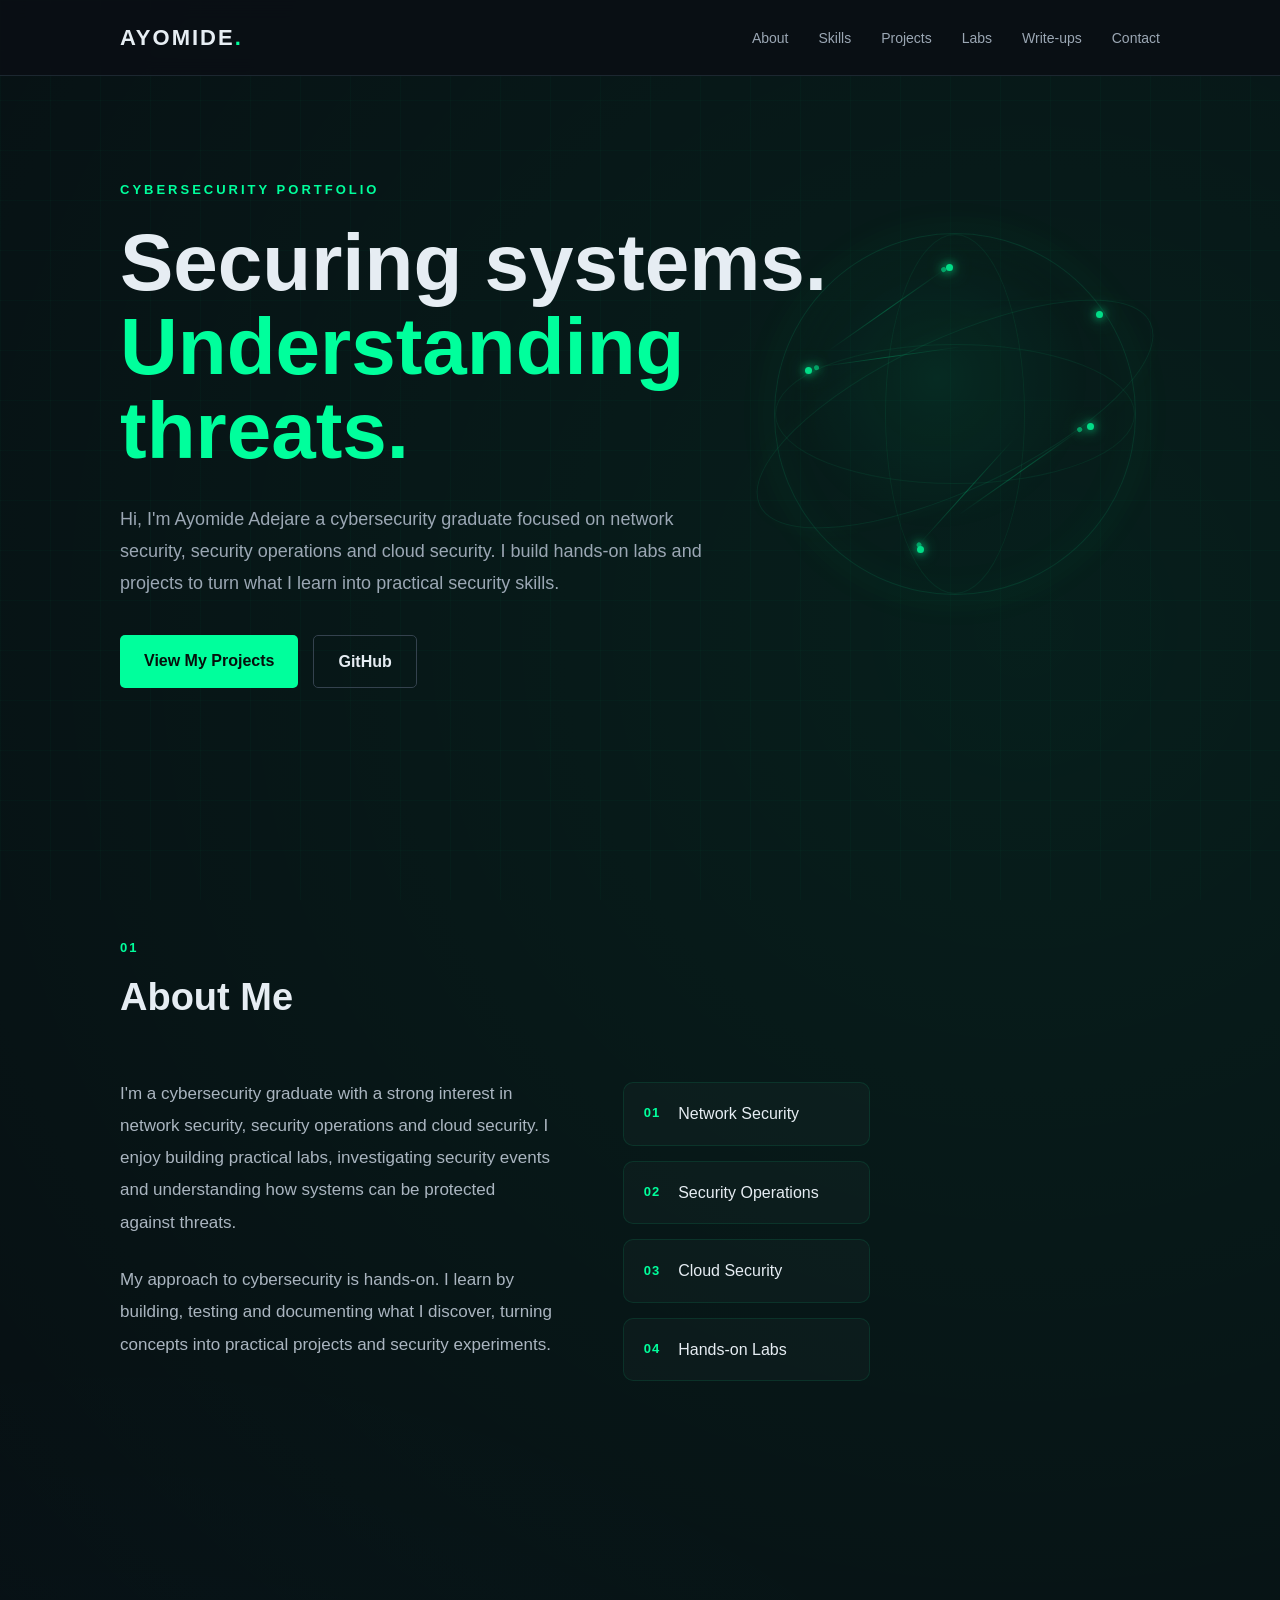
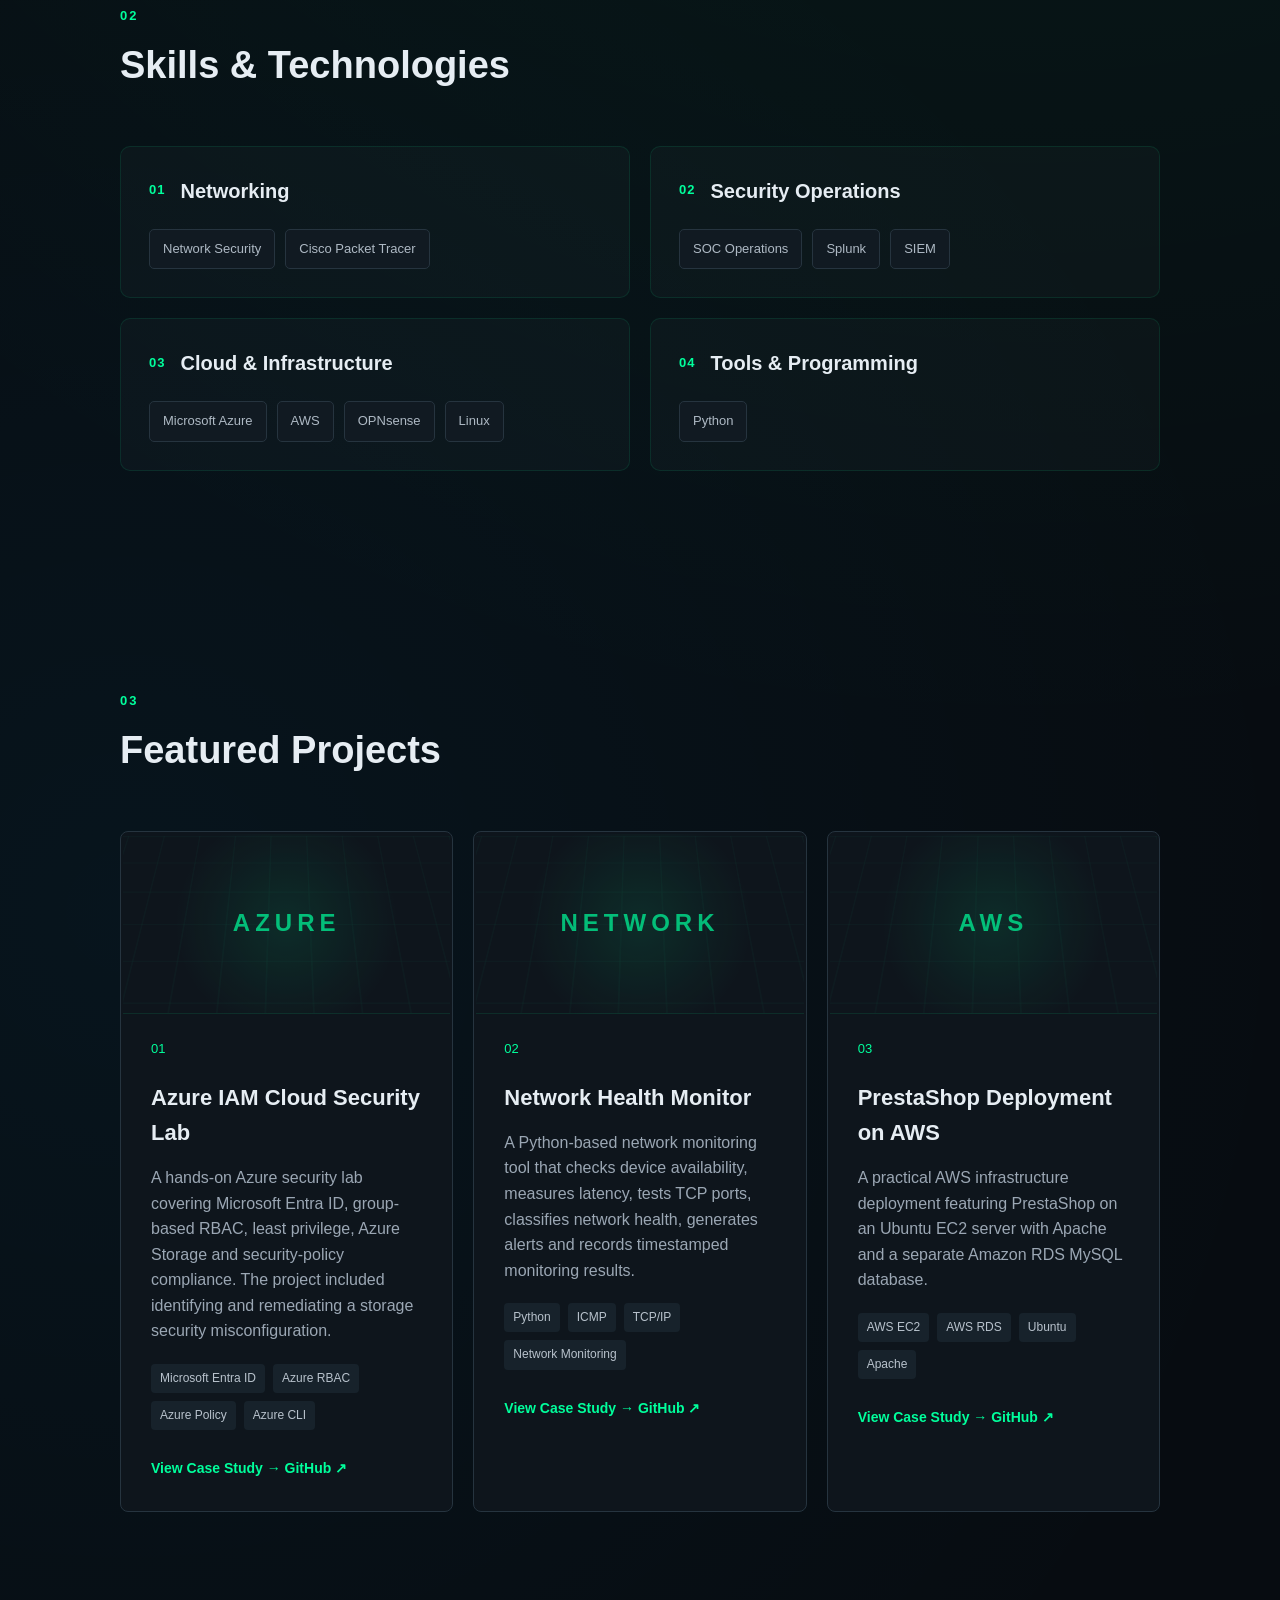
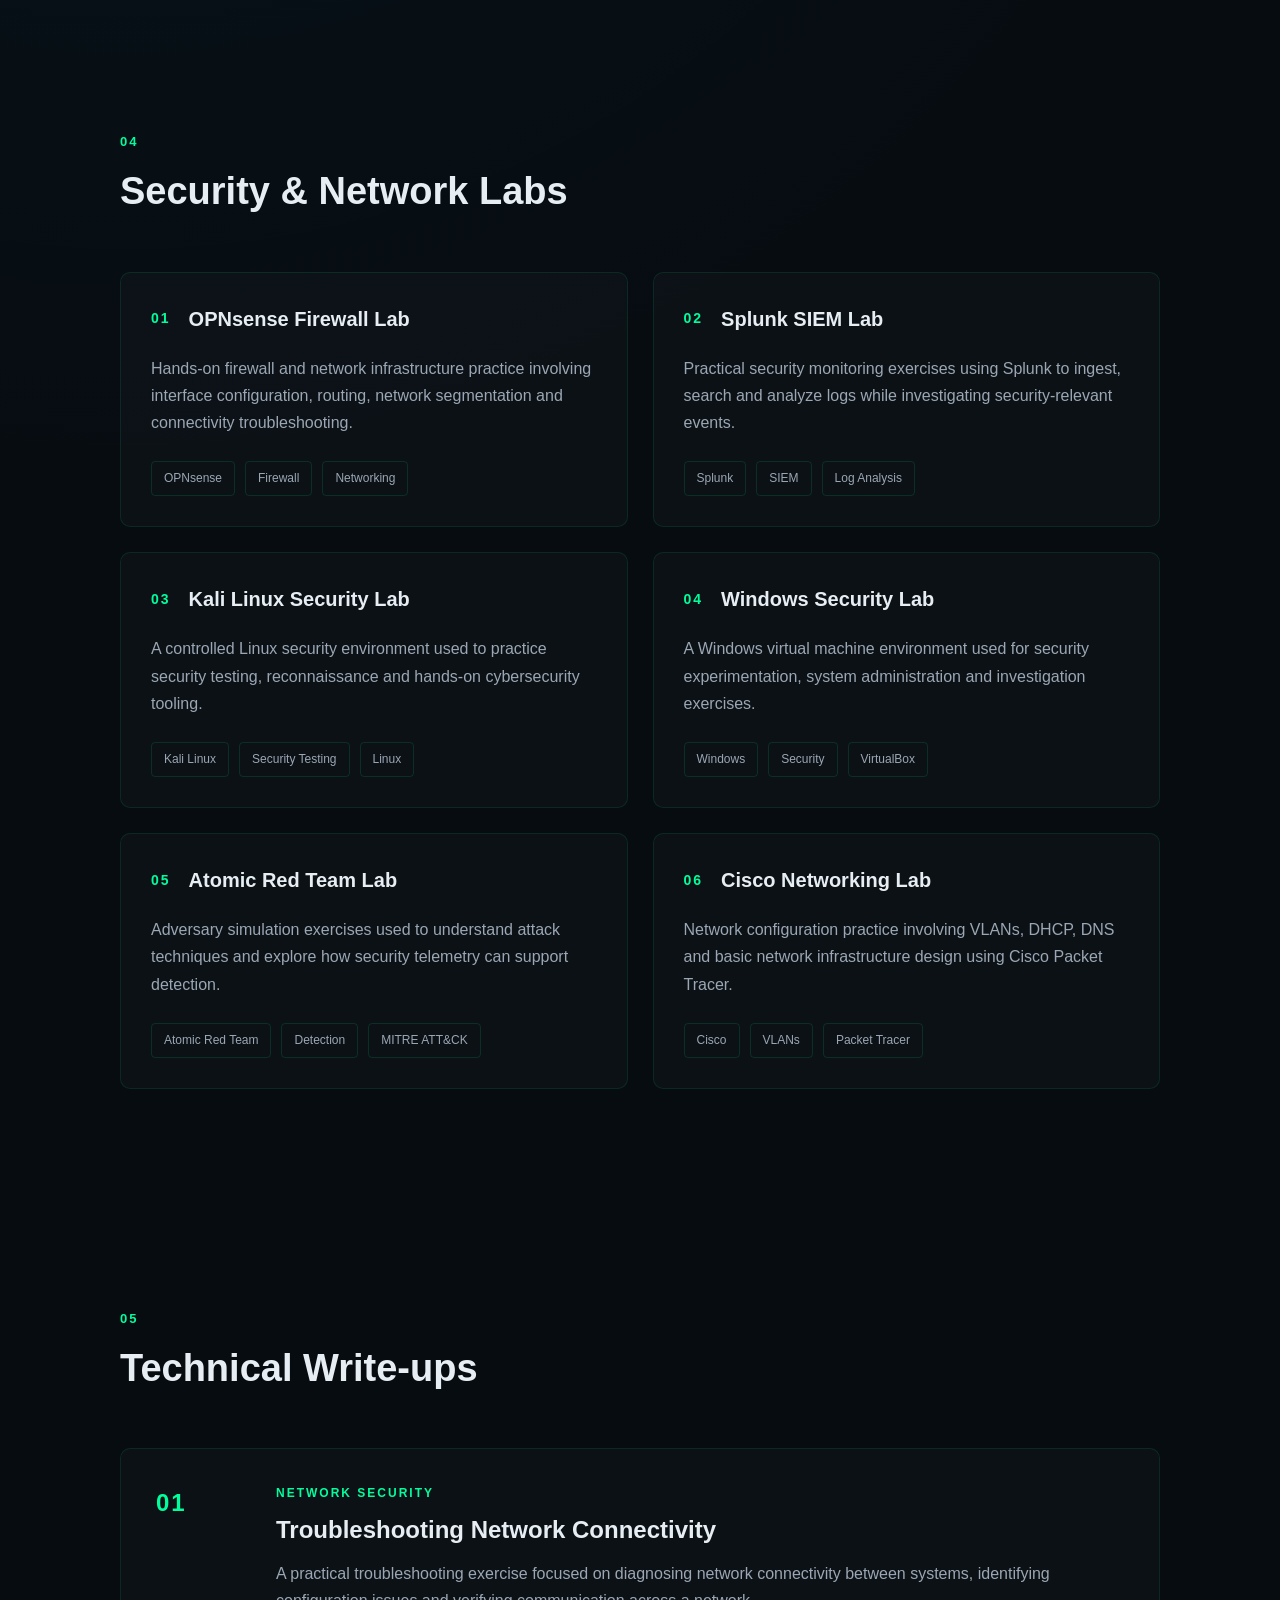
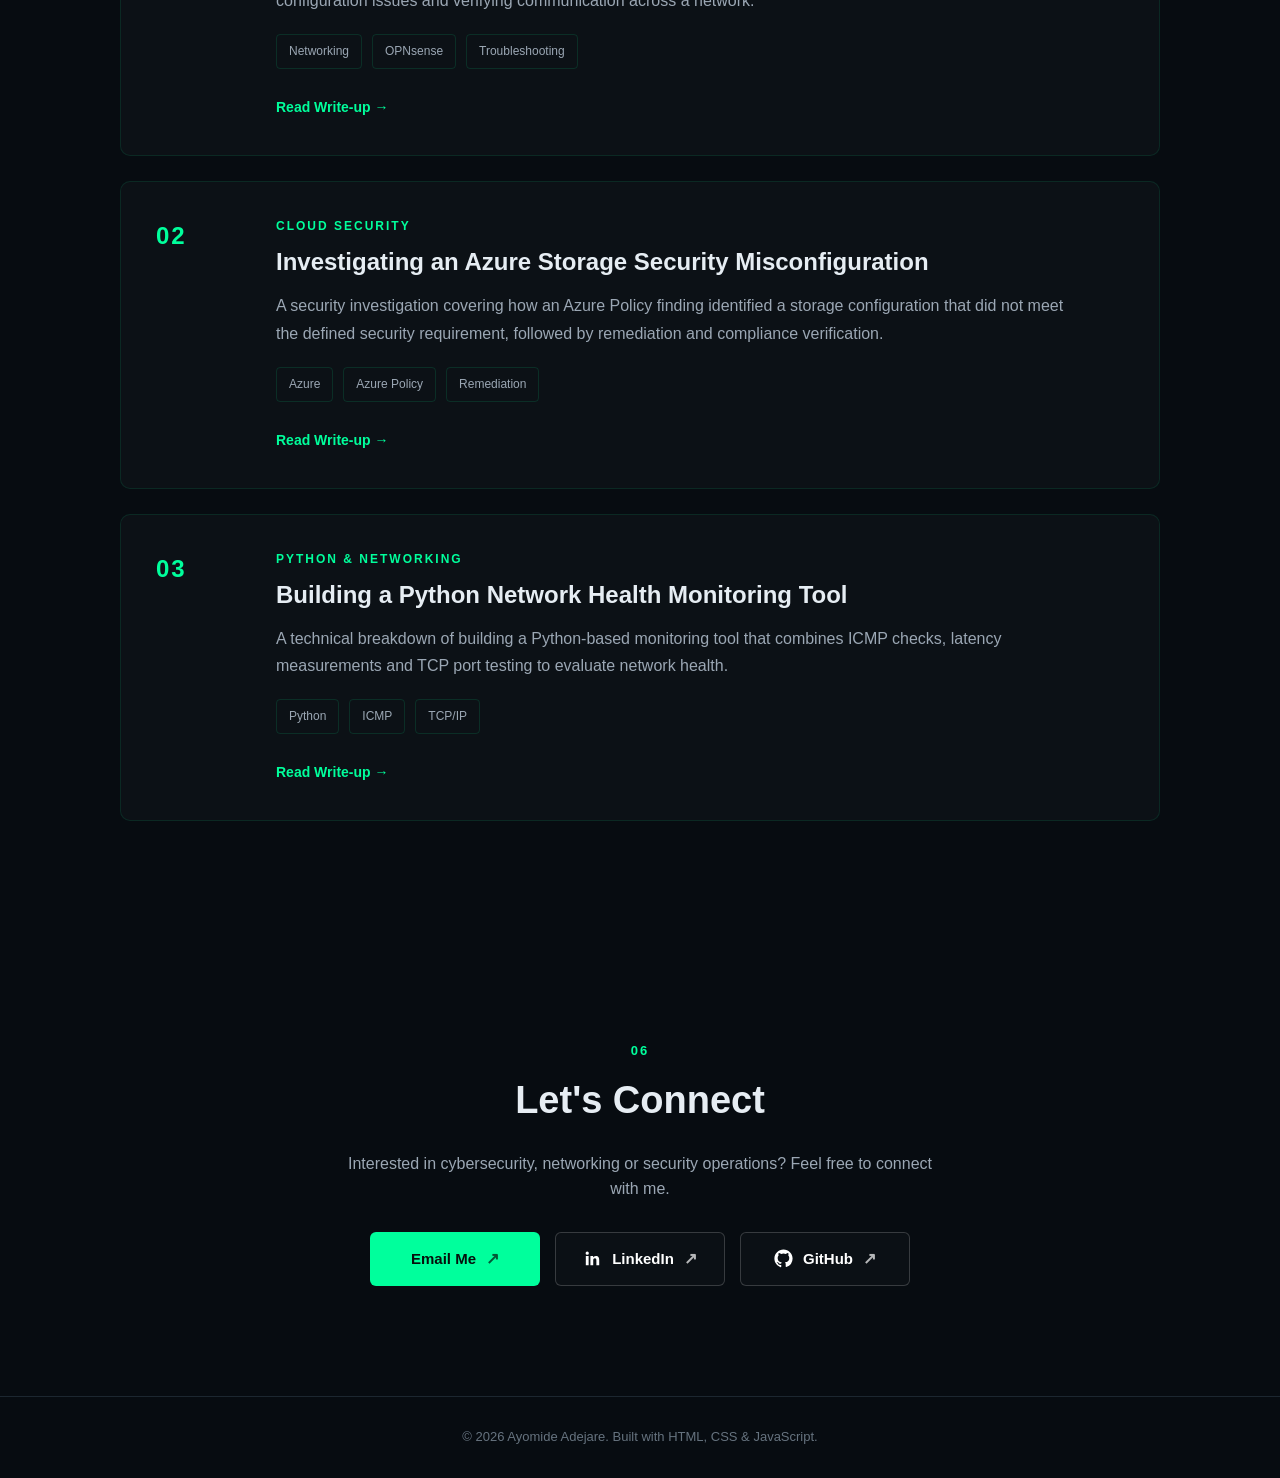
<file: index.html>
<!DOCTYPE html>
<html lang="en">
<head>
    <meta charset="UTF-8">
    <meta name="viewport" content="width=device-width, initial-scale=1.0">

    <title>Ayomide Adejare | Cybersecurity Portfolio</title>

    <link rel="stylesheet" href="styles.css">
</head>

<body>

    <!-- Navigation -->
    <header>
        <nav>
            <a href="#" class="logo">AYOMIDE<span>.</span></a>

            <ul>
                <li><a href="#about">About</a></li>
                <li><a href="#skills">Skills</a></li>
                <li><a href="#projects">Projects</a></li>
                <li><a href="#labs">Labs</a></li>
                <li><a href="#writeups">Write-ups</a></li>
                <li><a href="#contact">Contact</a></li>
            </ul>
        </nav>
    </header>


    <!-- Hero Section -->
    <main>

        <section class="hero">

            <div class="network-visual">

                <div class="globe-line globe-horizontal"></div>
                <div class="globe-line globe-vertical"></div>

                <div class="network-node node-1"></div>
                <div class="network-node node-2"></div>
                <div class="network-node node-3"></div>
                <div class="network-node node-4"></div>
                <div class="network-node node-5"></div>

                <div class="network-line line-1"></div>
                <div class="network-line line-2"></div>
                <div class="network-line line-3"></div>
                <div class="network-line line-4"></div>

            </div>

            <div class="hero-content">

                <p class="eyebrow">CYBERSECURITY PORTFOLIO</p>

                <h1>
                    Securing systems.<br>
                    <span>Understanding threats.</span>
                </h1>

                <p class="hero-description">
                    Hi, I'm Ayomide Adejare a cybersecurity graduate
                    focused on network security, security operations
                    and cloud security. I build hands-on labs and
                    projects to turn what I learn into practical
                    security skills.
                </p>

                <div class="hero-buttons">
                    <a href="#projects" class="btn primary-btn">
                        View My Projects
                    </a>

                    <a href="https://github.com/" 
                       target="_blank" 
                       class="btn secondary-btn">
                        GitHub
                    </a>
                </div>

            </div>

        </section>


        <!-- About Section -->
        <section id="about" class="section">

            <div class="section-heading">
                <p>01</p>
                <h2>About Me</h2>
            </div>

            <div class="about-content">

                <div class="about-text">

                <p>
                    I'm a cybersecurity graduate with a strong interest
                    in network security, security operations and cloud
                    security. I enjoy building practical labs,
                    investigating security events and understanding
                    how systems can be protected against threats.
                </p>

                <p>
                    My approach to cybersecurity is hands-on. I learn
                    by building, testing and documenting what I discover,
                    turning concepts into practical projects and security
                    experiments.
                </p>

            </div>

            <div class="about-highlight">

                <div class="highlight-item">
                    <span class="highlight-number">01</span>
                    <span>Network Security</span>
                </div>

                <div class="highlight-item">
                    <span class="highlight-number">02</span>
                    <span>Security Operations</span>
                </div>

                <div class="highlight-item">
                    <span class="highlight-number">03</span>
                    <span>Cloud Security</span>
                </div>

                <div class="highlight-item">
                    <span class="highlight-number">04</span>
                    <span>Hands-on Labs</span>
                </div>

            </div>

        </section>


        <!-- Skills Section -->
        <section id="skills" class="section">

            <div class="section-heading">
                <p>02</p>
                <h2>Skills & Technologies</h2>
            </div>

            <div class="skills-container">

                <!-- Networking -->
                <div class="skill-group">

                    <div class="skill-group-header">
                        <span class="skill-number">01</span>
                        <h3>Networking</h3>
                    </div>

                    <div class="skill-list">
                        <div class="skill">Network Security</div>
                        <div class="skill">Cisco Packet Tracer</div>
                    </div>

                </div>


                <!-- Security Operations -->
                <div class="skill-group">

                    <div class="skill-group-header">
                        <span class="skill-number">02</span>
                        <h3>Security Operations</h3>
                    </div>

                    <div class="skill-list">
                        <div class="skill">SOC Operations</div>
                        <div class="skill">Splunk</div>
                        <div class="skill">SIEM</div>
                    </div>

                </div>


                <!-- Cloud & Infrastructure -->
                <div class="skill-group">

                    <div class="skill-group-header">
                        <span class="skill-number">03</span>
                        <h3>Cloud & Infrastructure</h3>
                    </div>

                    <div class="skill-list">
                        <div class="skill">Microsoft Azure</div>
                        <div class="skill">AWS</div>
                        <div class="skill">OPNsense</div>
                        <div class="skill">Linux</div>
                    </div>

                </div>


                <!-- Tools & Programming -->
                <div class="skill-group">

                    <div class="skill-group-header">
                        <span class="skill-number">04</span>
                        <h3>Tools & Programming</h3>
                    </div>

                    <div class="skill-list">
                        <div class="skill">Python</div>
                    </div>

                </div>

            </div>

        </section>


        <!-- Projects Section -->
        <section id="projects" class="section">

            <div class="section-heading">
                <p>03</p>
                <h2>Featured Projects</h2>
            </div>

            <div class="projects-container">

                <article class="project-card">

                    <div class="project-visual">
                        <span>AZURE</span>
                        <div class="visual-grid"></div>
                    </div>

                    <div class="project-number">01</div>

                    <h3>Azure IAM Cloud Security Lab</h3>

                    <p>
                        A hands-on Azure security lab covering Microsoft Entra ID,
                        group-based RBAC, least privilege, Azure Storage and
                        security-policy compliance. The project included
                        identifying and remediating a storage security
                        misconfiguration.
                    </p>

                    <div class="project-tags">
                        <span>Microsoft Entra ID</span>
                        <span>Azure RBAC</span>
                        <span>Azure Policy</span>
                        <span>Azure CLI</span>
                    </div>

                    <div class="project-links">

                        <a href="azure-iam.html">
                            View Case Study →
                        </a>

                        <a href="https://github.com/AyomideADEJARE1/Azure-IAM-Cloud-Security-Lab"
                           target="_blank"
                           rel="noopener noreferrer">
                            GitHub ↗
                        </a>

                    </div>

                </article>


                <article class="project-card">

                    <div class="project-visual">
                        <span>NETWORK</span>
                        <div class="visual-grid"></div>
                    </div>

                    <div class="project-number">02</div>

                    <h3>Network Health Monitor</h3>

                    <p>
                        A Python-based network monitoring tool that checks
                        device availability, measures latency, tests TCP ports,
                        classifies network health, generates alerts and records
                        timestamped monitoring results.
                    </p>

                    <div class="project-tags">
                        <span>Python</span>
                        <span>ICMP</span>
                        <span>TCP/IP</span>
                        <span>Network Monitoring</span>
                    </div>

                    <div class="project-links">

                        <a href="network-monitor.html">
                            View Case Study →
                        </a>

                        <a href="https://github.com/AyomideADEJARE1/Network-Health-Monitor"
                            target="_blank"
                            rel="noopener noreferrer">
                             GitHub ↗
                        </a>

                    </div>

                </article>


                <article class="project-card">

                    <div class="project-visual">
                        <span>AWS</span>
                        <div class="visual-grid"></div>
                    </div>

                    <div class="project-number">03</div>

                    <h3>PrestaShop Deployment on AWS</h3>

                    <p>
                        A practical AWS infrastructure deployment featuring
                        PrestaShop on an Ubuntu EC2 server with Apache and a
                        separate Amazon RDS MySQL database.
                    </p>

                    <div class="project-tags">
                        <span>AWS EC2</span>
                        <span>AWS RDS</span>
                        <span>Ubuntu</span>
                        <span>Apache</span>
                    </div>

                    <div class="project-links">

                        <a href="prestashop-aws.html">
                            View Case Study →
                        </a>

                        <a href="https://github.com/AyomideADEJARE1/PrestaShop-Deployment-on-AWS"
                            target="_blank"
                            rel="noopener noreferrer">
                             GitHub ↗
                        </a>

                    </div>

                </article>

            </div>

        </section>

        <!-- Labs Section -->

        <section id="labs" class="section">

            <div class="section-heading">
                <p>04</p>
                <h2>Security & Network Labs</h2>
            </div>

            <div class="labs-container">


                <!-- Lab 01 -->

                <article class="lab-card">

                    <div class="lab-header">

                        <span class="lab-number">01</span>

                        <h3>OPNsense Firewall Lab</h3>

                    </div>

                    <p>
                        Hands-on firewall and network infrastructure
                        practice involving interface configuration,
                        routing, network segmentation and connectivity
                        troubleshooting.
                    </p>

                    <div class="lab-tags">
                        <span>OPNsense</span>
                        <span>Firewall</span>
                        <span>Networking</span>
                    </div>

                </article>


                <!-- Lab 02 -->

                <article class="lab-card">

                    <div class="lab-header">

                        <span class="lab-number">02</span>

                        <h3>Splunk SIEM Lab</h3>

                    </div>

                    <p>
                        Practical security monitoring exercises using
                        Splunk to ingest, search and analyze logs while
                        investigating security-relevant events.
                    </p>

                    <div class="lab-tags">
                        <span>Splunk</span>
                        <span>SIEM</span>
                        <span>Log Analysis</span>
                    </div>

                </article>


                <!-- Lab 03 -->

                <article class="lab-card">

                    <div class="lab-header">

                        <span class="lab-number">03</span>

                        <h3>Kali Linux Security Lab</h3>

                    </div>

                    <p>
                        A controlled Linux security environment used
                        to practice security testing, reconnaissance
                        and hands-on cybersecurity tooling.
                    </p>

                    <div class="lab-tags">
                        <span>Kali Linux</span>
                        <span>Security Testing</span>
                        <span>Linux</span>
                    </div>

                </article>


                <!-- Lab 04 -->

                <article class="lab-card">

                    <div class="lab-header">

                        <span class="lab-number">04</span>

                        <h3>Windows Security Lab</h3>

                    </div>

                    <p>
                        A Windows virtual machine environment used
                        for security experimentation, system
                        administration and investigation exercises.
                    </p>

                    <div class="lab-tags">
                        <span>Windows</span>
                        <span>Security</span>
                        <span>VirtualBox</span>
                    </div>

                </article>


                <!-- Lab 05 -->

                <article class="lab-card">

                    <div class="lab-header">

                        <span class="lab-number">05</span>

                        <h3>Atomic Red Team Lab</h3>

                    </div>

                    <p>
                        Adversary simulation exercises used to
                        understand attack techniques and explore
                        how security telemetry can support detection.
                    </p>

                    <div class="lab-tags">
                        <span>Atomic Red Team</span>
                        <span>Detection</span>
                        <span>MITRE ATT&CK</span>
                    </div>

                </article>


                <!-- Lab 06 -->

                <article class="lab-card">

                    <div class="lab-header">

                        <span class="lab-number">06</span>

                        <h3>Cisco Networking Lab</h3>

                    </div>

                    <p>
                        Network configuration practice involving
                        VLANs, DHCP, DNS and basic network
                        infrastructure design using Cisco Packet Tracer.
                    </p>

                    <div class="lab-tags">
                        <span>Cisco</span>
                        <span>VLANs</span>
                        <span>Packet Tracer</span>
                    </div>

                </article>

            </div>

        </section>

        <!-- Write-ups Section -->

        <section id="writeups" class="section">

            <div class="section-heading">
                <p>05</p>
                <h2>Technical Write-ups</h2>
            </div>

            <div class="writeups-container">


                <!-- Write-up 01 -->

                <article class="writeup-card">

                    <div class="writeup-number">
                        01
                    </div>

                    <div class="writeup-content">

                        <p class="writeup-category">
                            NETWORK SECURITY
                        </p>

                        <h3>
                            Troubleshooting Network Connectivity
                        </h3>

                        <p>
                            A practical troubleshooting exercise focused
                            on diagnosing network connectivity between
                            systems, identifying configuration issues
                            and verifying communication across a network.
                        </p>

                        <div class="writeup-tags">
                            <span>Networking</span>
                            <span>OPNsense</span>
                            <span>Troubleshooting</span>
                        </div>

                        <a href="network-troubleshooting.html" class="writeup-link">
                            Read Write-up →
                        </a>

                    </div>

                </article>


                <!-- Write-up 02 -->

                <article class="writeup-card">

                    <div class="writeup-number">
                        02
                    </div>

                    <div class="writeup-content">

                        <p class="writeup-category">
                            CLOUD SECURITY
                        </p>

                        <h3>
                            Investigating an Azure Storage
                            Security Misconfiguration
                        </h3>

                        <p>
                            A security investigation covering how an Azure
                            Policy finding identified a storage configuration
                            that did not meet the defined security requirement,
                            followed by remediation and compliance verification.
                        </p>

                        <div class="writeup-tags">
                            <span>Azure</span>
                            <span>Azure Policy</span>
                            <span>Remediation</span>
                        </div>

                        <a href="azure-storage-security.html" class="writeup-link">
                            Read Write-up →
                        </a>

                    </div>

                </article>


                <!-- Write-up 03 -->

                <article class="writeup-card">

                    <div class="writeup-number">
                        03
                    </div>

                    <div class="writeup-content">

                        <p class="writeup-category">
                            PYTHON & NETWORKING
                        </p>

                        <h3>
                            Building a Python Network
                            Health Monitoring Tool
                        </h3>

                        <p>
                            A technical breakdown of building a Python-based
                            monitoring tool that combines ICMP checks,
                            latency measurements and TCP port testing to
                            evaluate network health.
                        </p>

                        <div class="writeup-tags">
                            <span>Python</span>
                            <span>ICMP</span>
                            <span>TCP/IP</span>
                        </div>

                        <a href="python-network-monitoring.html" class="writeup-link">
                            Read Write-up →
                        </a>

                    </div>

                </article>

            </div>

        </section>

        <!-- Contact Section -->

        <section id="contact" class="section contact">

            <div class="section-heading">
                <p>06</p>
                <h2>Let's Connect</h2>
            </div>

                <p>
                    Interested in cybersecurity, networking or security
                    operations? Feel free to connect with me.
                </p>

            <div class="contact-links">

                <a
                    href="https://mail.google.com/mail/?view=cm&fs=1&to=adejare415@gmail.com"
                    target="_blank"
                    rel="noopener noreferrer"
                    class="social-btn email-btn">
                     Email Me
                     <span class="social-arrow">↗</span>
                </a>


                <a
                    href="https://www.linkedin.com/in/ayomide-adejare-36aa453b8/"
                    target="_blank"
                    rel="noopener noreferrer"
                    class="social-btn"
                >

                    <svg
                        viewBox="0 0 24 24"
                        aria-hidden="true"
                >
                        <path d="M20.45 20.45h-3.56v-5.58c0-1.33-.03-3.04-1.85-3.04-1.85 0-2.13 1.44-2.13 2.94v5.68H9.35V8.98h3.42v1.57h.05c.48-.9 1.64-1.85 3.38-1.85 3.61 0 4.28 2.38 4.28 5.48v6.27zM5.34 7.41a2.07 2.07 0 1 1 0-4.14 2.07 2.07 0 0 1 0 4.14zM3.56 20.45h3.57V8.98H3.56v11.47z"/>
                    </svg>

                    <span>LinkedIn</span>

                    <span class="social-arrow">↗</span>

                </a>


                <a
                    href="https://github.com/AyomideADEJARE1"
                    target="_blank"
                    rel="noopener noreferrer"
                    class="social-btn"
                >

                    <svg
                    viewBox="0 0 24 24"
                    aria-hidden="true"
                    >
                        <path d="M12 .5C5.65.5.5 5.65.5 12c0 5.08 3.29 9.39 7.86 10.91.57.1.78-.25.78-.55v-2.16c-3.2.7-3.88-1.54-3.88-1.54-.52-1.33-1.28-1.68-1.28-1.68-1.04-.71.08-.7.08-.7 1.15.08 1.76 1.18 1.76 1.18 1.02 1.75 2.67 1.25 3.32.96.1-.74.4-1.25.72-1.54-2.55-.29-5.23-1.28-5.23-5.68 0-1.26.45-2.29 1.18-3.1-.12-.29-.51-1.46.11-3.05 0 0 .96-.31 3.15 1.18a10.9 10.9 0 0 1 5.74 0c2.19-1.49 3.15-1.18 3.15-1.18.62 1.59.23 2.76.11 3.05.74.81 1.18 1.84 1.18 3.1 0 4.41-2.69 5.38-5.25 5.67.41.36.77 1.07.77 2.16v3.2c0 .31.2.66.79.55A11.51 11.51 0 0 0 23.5 12C23.5 5.65 18.35.5 12 .5z"/>
                    </svg>

                    <span>GitHub</span>

                    <span class="social-arrow">↗</span>

                </a>

            </div>

        </section>

    </main>


    <!-- Footer -->
    <footer>
        <p>© 2026 Ayomide Adejare. Built with HTML, CSS & JavaScript.</p>
    </footer>


    <script src="script.js"></script>

</body>
</html>
</file>
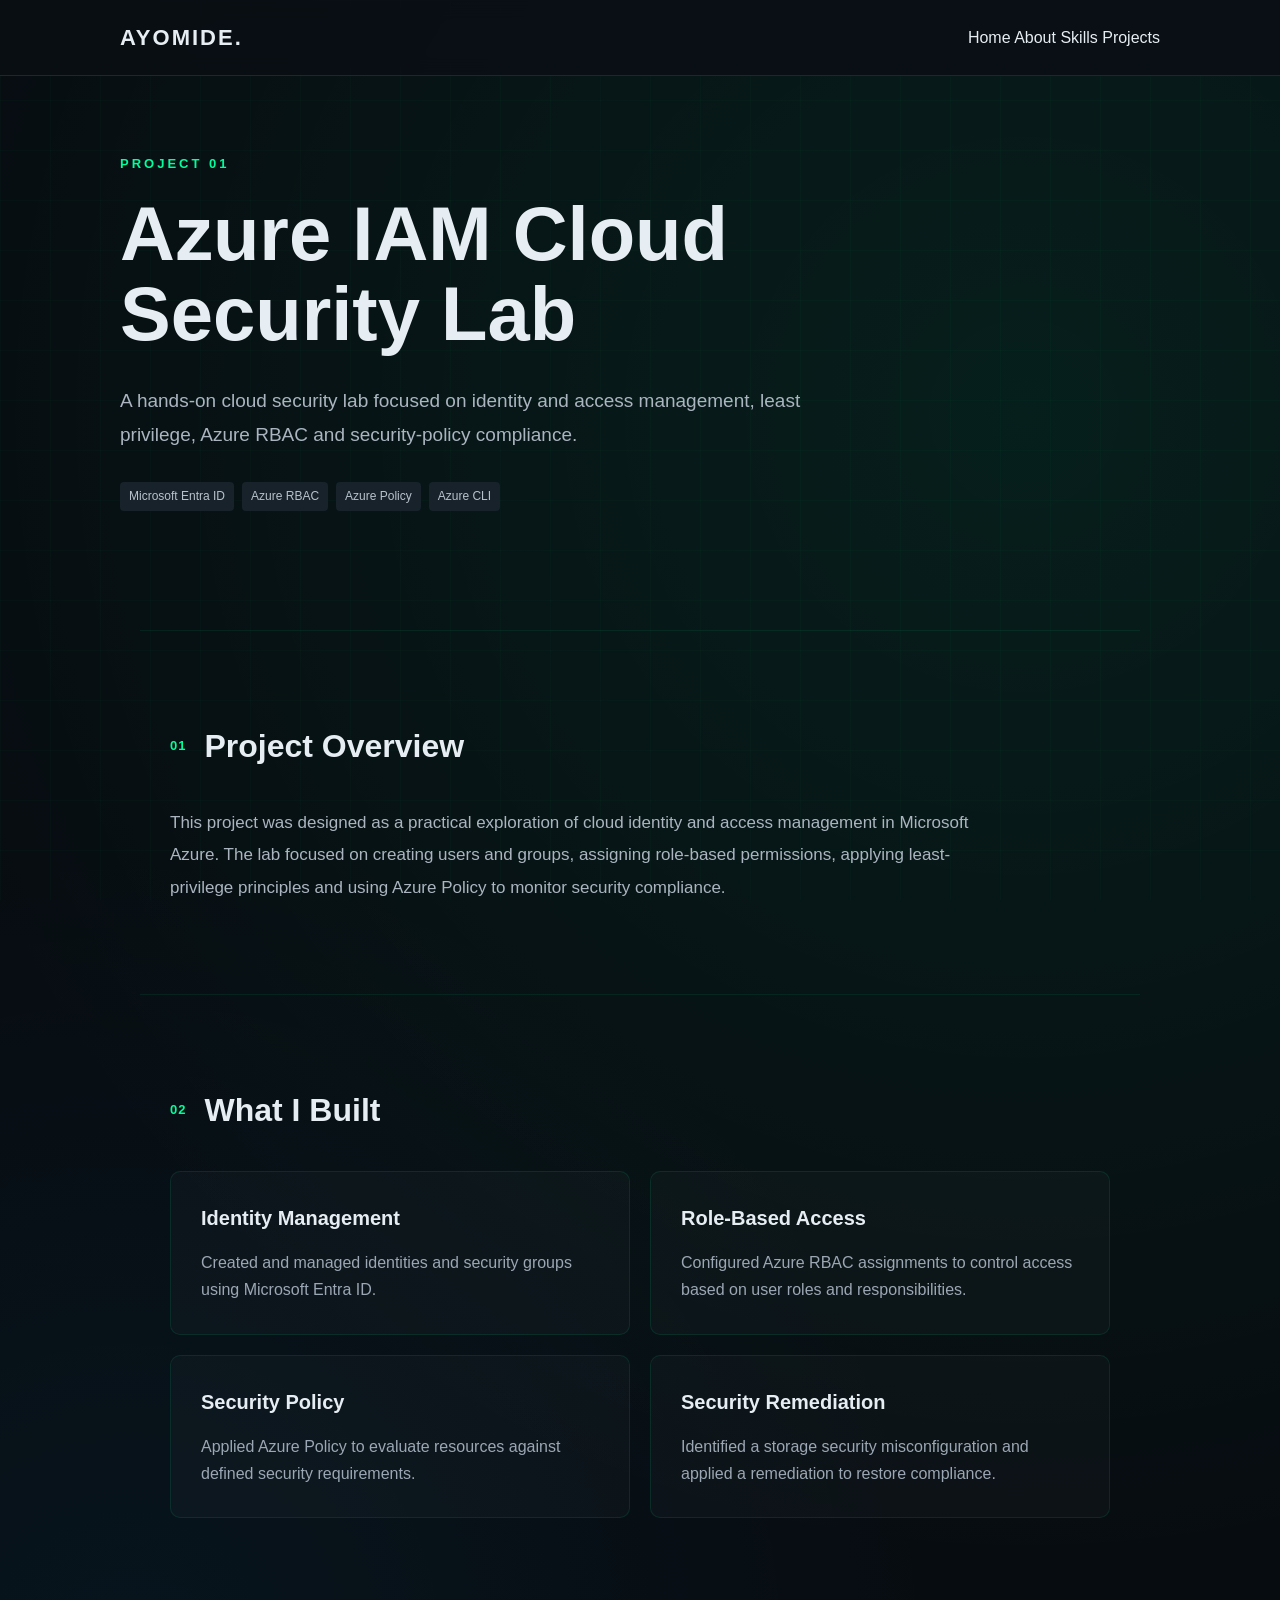
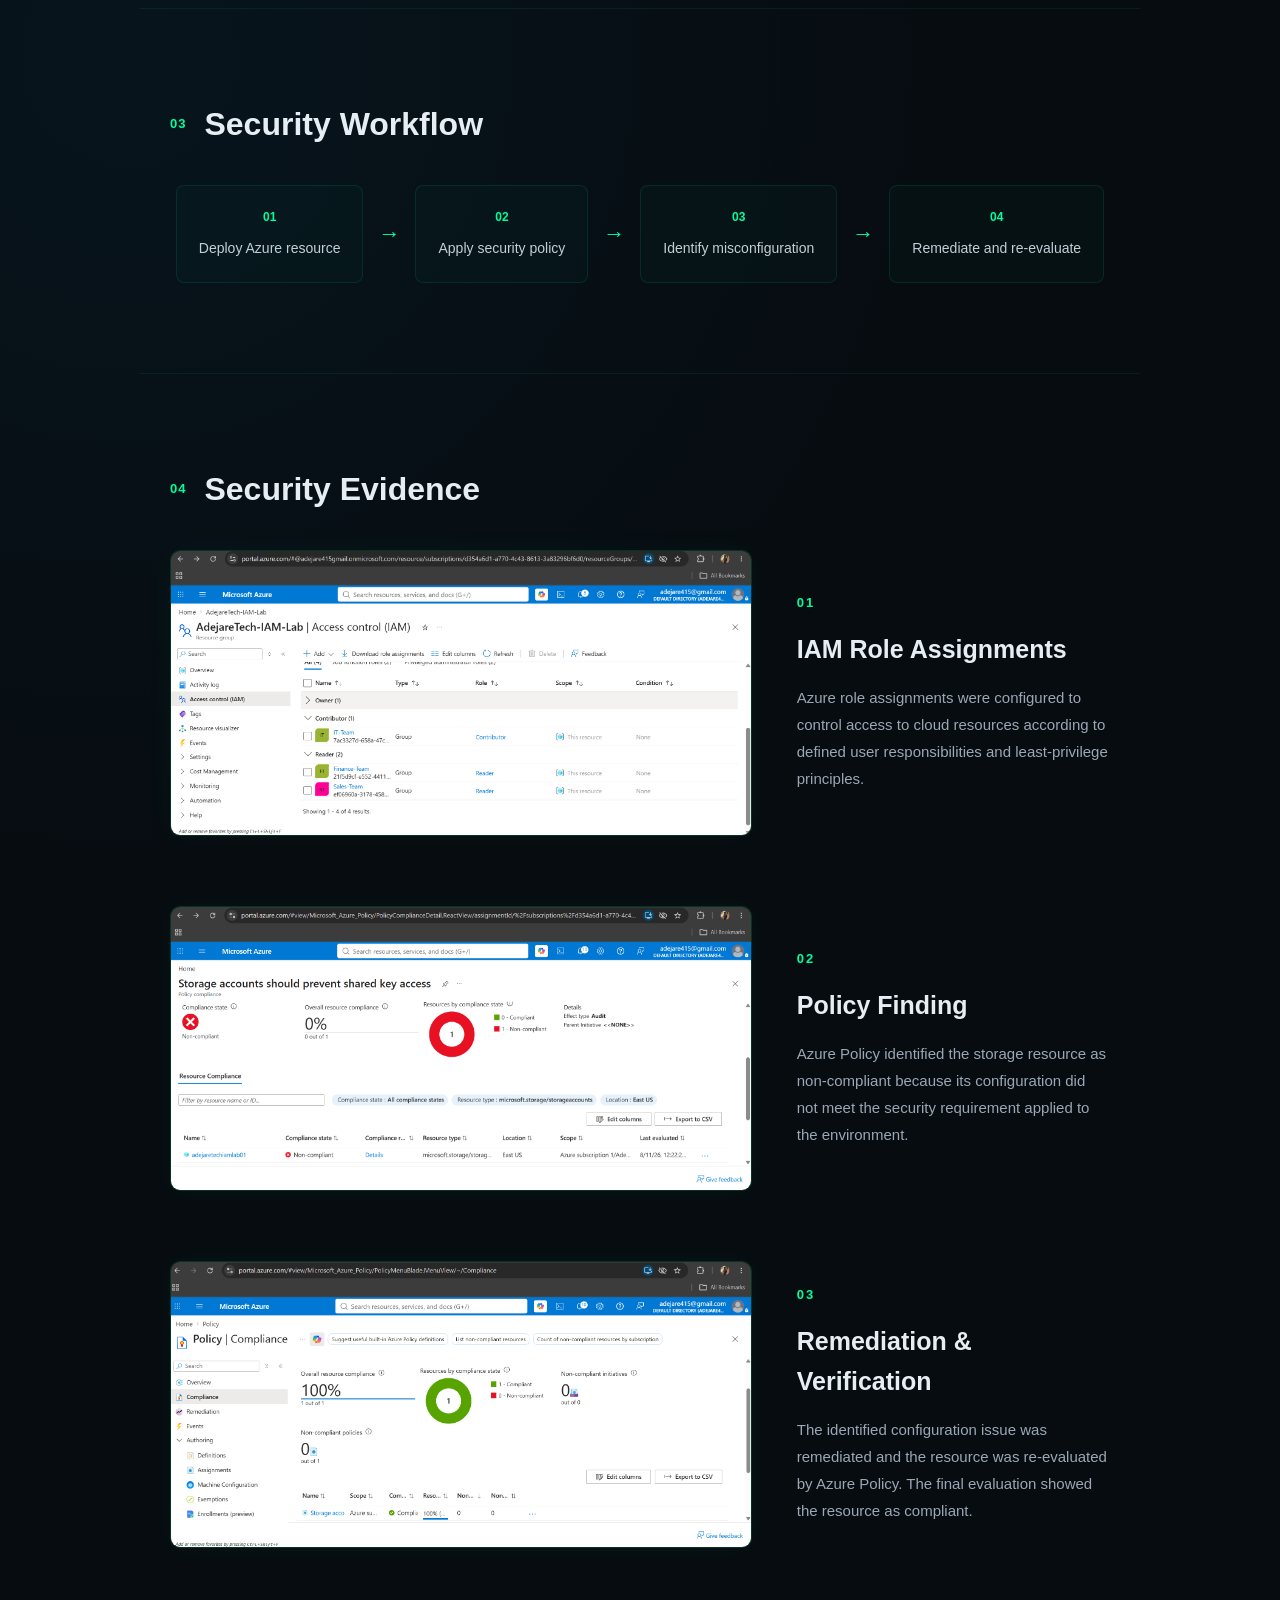
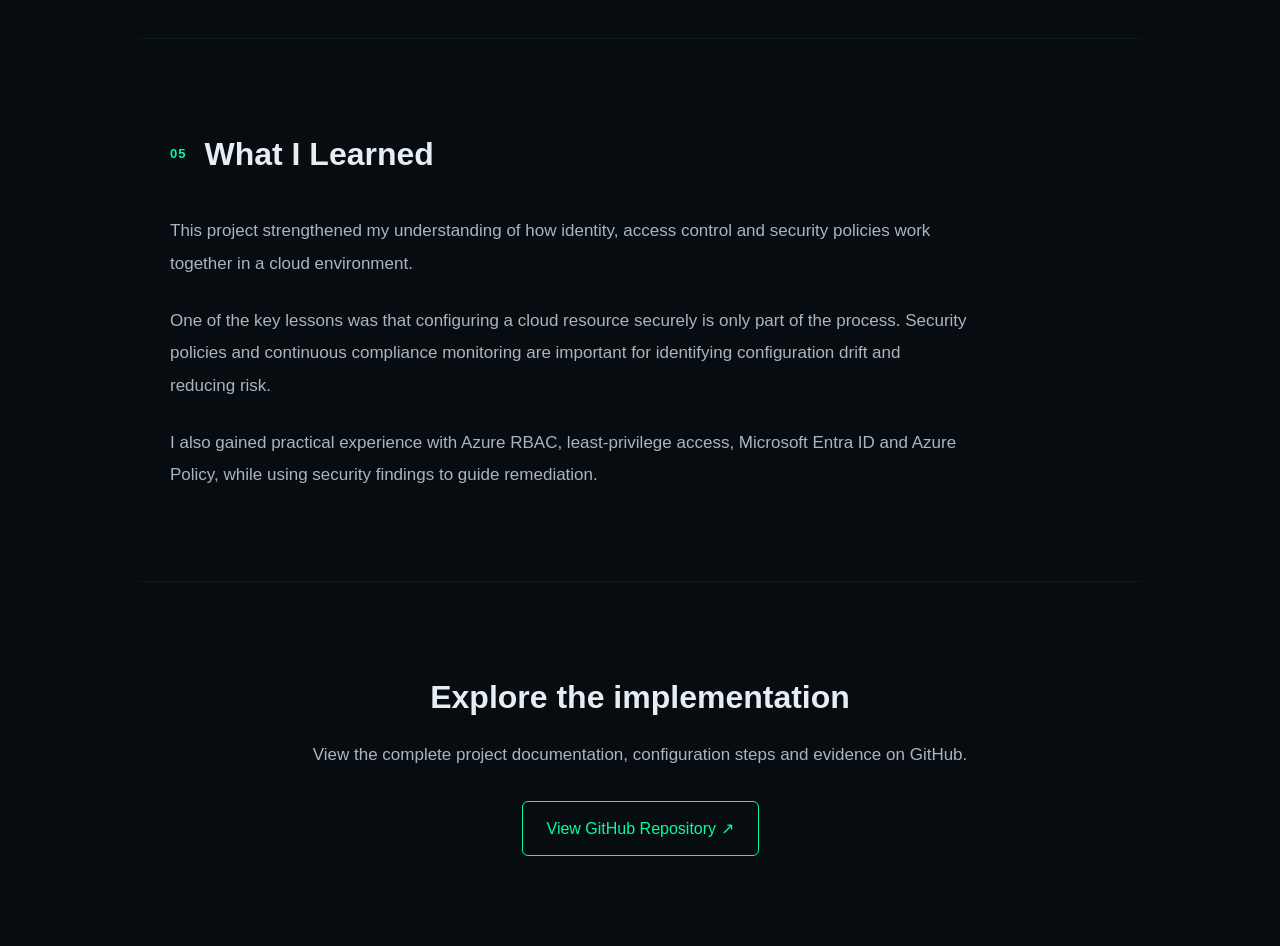
<file: azure-iam.html>
<!DOCTYPE html>
<html lang="en">

<head>

    <meta charset="UTF-8">

    <meta name="viewport"
          content="width=device-width, initial-scale=1.0">

    <title>Azure IAM Cloud Security Lab | Ayomide Adejare</title>

    <link rel="stylesheet" href="styles.css">

</head>


<body>

    <!-- Navigation -->

    <header>

        <nav>

            <a href="index.html" class="logo">
                AYOMIDE.
            </a>

            <div class="nav-links">

                <a href="index.html">Home</a>
                <a href="index.html#about">About</a>
                <a href="index.html#skills">Skills</a>
                <a href="index.html#projects">Projects</a>

            </div>

        </nav>

    </header>


    <!-- Project Hero -->

    <main>

        <section class="project-hero">

            <div class="project-hero-content">

                <p class="project-label">
                    PROJECT 01
                </p>

                <h1>
                    Azure IAM Cloud
                    Security Lab
                </h1>

                <p class="project-intro">
                    A hands-on cloud security lab focused on
                    identity and access management, least
                    privilege, Azure RBAC and security-policy
                    compliance.
                </p>

                <div class="project-tags">

                    <span>Microsoft Entra ID</span>
                    <span>Azure RBAC</span>
                    <span>Azure Policy</span>
                    <span>Azure CLI</span>

                </div>

            </div>

        </section>


        <!-- Overview -->

        <section class="case-study-section">

            <div class="case-study-heading">

                <span>01</span>

                <h2>Project Overview</h2>

            </div>

            <p>
                This project was designed as a practical
                exploration of cloud identity and access
                management in Microsoft Azure.

                The lab focused on creating users and groups,
                assigning role-based permissions, applying
                least-privilege principles and using Azure
                Policy to monitor security compliance.
            </p>

        </section>


        <!-- What I Built -->

        <section class="case-study-section">

            <div class="case-study-heading">

                <span>02</span>

                <h2>What I Built</h2>

            </div>

            <div class="case-study-grid">

                <div class="case-study-card">

                    <h3>Identity Management</h3>

                    <p>
                        Created and managed identities and
                        security groups using Microsoft
                        Entra ID.
                    </p>

                </div>


                <div class="case-study-card">

                    <h3>Role-Based Access</h3>

                    <p>
                        Configured Azure RBAC assignments to
                        control access based on user roles
                        and responsibilities.
                    </p>

                </div>


                <div class="case-study-card">

                    <h3>Security Policy</h3>

                    <p>
                        Applied Azure Policy to evaluate
                        resources against defined security
                        requirements.
                    </p>

                </div>


                <div class="case-study-card">

                    <h3>Security Remediation</h3>

                    <p>
                        Identified a storage security
                        misconfiguration and applied a
                        remediation to restore compliance.
                    </p>

                </div>

            </div>

        </section>


        <!-- Security Workflow -->

        <section class="case-study-section">

            <div class="case-study-heading">

                <span>03</span>

                <h2>Security Workflow</h2>

            </div>

            <div class="workflow">

                <div class="workflow-step">
                    <span>01</span>
                    <p>Deploy Azure resource</p>
                </div>

                <div class="workflow-arrow">→</div>

                <div class="workflow-step">
                    <span>02</span>
                    <p>Apply security policy</p>
                </div>

                <div class="workflow-arrow">→</div>

                <div class="workflow-step">
                    <span>03</span>
                    <p>Identify misconfiguration</p>
                </div>

                <div class="workflow-arrow">→</div>

                <div class="workflow-step">
                    <span>04</span>
                    <p>Remediate and re-evaluate</p>
                </div>

            </div>

        </section>

        <!-- Evidence -->

        <section class="case-study-section">

            <div class="case-study-heading">

                <span>04</span>

                <h2>Security Evidence</h2>

            </div>

            <div class="evidence-item">

                <div class="evidence-image">

                    <img
                        src="images/18-iam-role-assignments.png"
                        alt="Azure IAM role assignments"
                    >

                </div>

                <div class="evidence-content">

                    <span class="evidence-number">01</span>

                    <h3>IAM Role Assignments</h3>

                    <p>
                        Azure role assignments were configured to
                        control access to cloud resources according
                        to defined user responsibilities and
                        least-privilege principles.
                    </p>

                </div>

            </div>

            <div class="evidence-item">

                <div class="evidence-image">

                    <img
                        src="images/22-policy-noncompliant.png"
                        alt="Azure Policy showing non-compliant resource"
                    >

                </div>

                <div class="evidence-content">

                    <span class="evidence-number">02</span>

                    <h3>Policy Finding</h3>

                    <p>
                        Azure Policy identified the storage resource as
                        non-compliant because its configuration did not
                        meet the security requirement applied to the
                        environment.
                    </p>

                </div>

            </div>

            <div class="evidence-item">

                <div class="evidence-image">

                    <img
                        src="images/24-policy-compliant.png"
                        alt="Azure Policy showing compliant resource"
                    >

                </div>

                <div class="evidence-content">

                    <span class="evidence-number">03</span>

                    <h3>Remediation & Verification</h3>

                    <p>
                        The identified configuration issue was remediated
                        and the resource was re-evaluated by Azure Policy.
                        The final evaluation showed the resource as
                        compliant.
                    </p>

                </div>

            </div> 

        </section>

        <!-- What I Learned -->

            <section class="case-study-section">

                <div class="case-study-heading">

                    <span>05</span>

                    <h2>What I Learned</h2>

                </div>

                <div class="learning-content">

                    <p>
                        This project strengthened my understanding of how
                        identity, access control and security policies work
                        together in a cloud environment.
                    </p>

                    <p>
                        One of the key lessons was that configuring a cloud
                        resource securely is only part of the process.
                        Security policies and continuous compliance
                        monitoring are important for identifying
                        configuration drift and reducing risk.
                    </p>

                    <p>
                        I also gained practical experience with Azure RBAC,
                        least-privilege access, Microsoft Entra ID and
                        Azure Policy, while using security findings to
                        guide remediation.
                    </p>

                </div>

            </section>

        <!-- GitHub -->

        <section class="case-study-section case-study-footer">

            <h2>
                Explore the implementation
            </h2>

            <p>
                View the complete project documentation,
                configuration steps and evidence on GitHub.
            </p>

            <a
                href="https://github.com/AyomideADEJARE1/Azure-IAM-Cloud-Security-Lab"
                target="_blank"
                rel="noopener noreferrer"
                class="case-study-button"
            >
                View GitHub Repository ↗
            </a>

        </section>

    </main>


    <script src="script.js"></script>

</body>

</html>
</file>
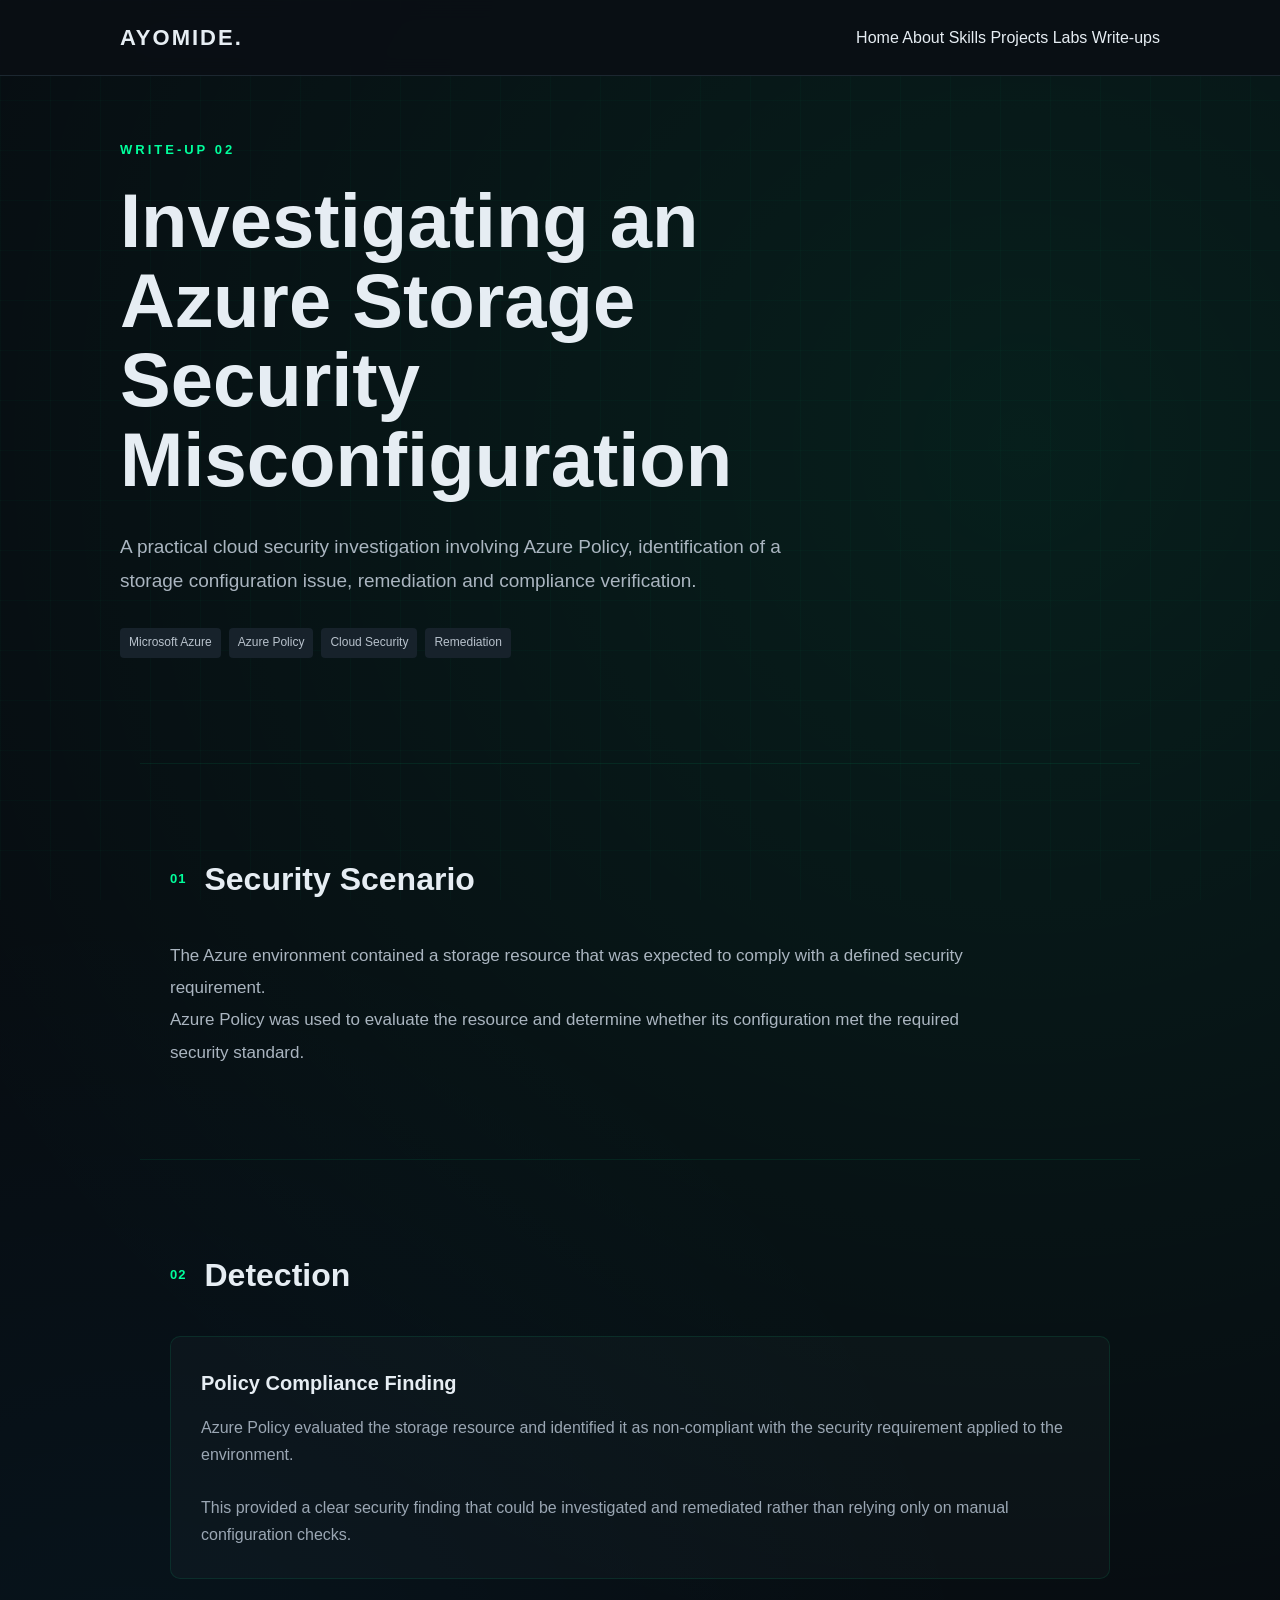
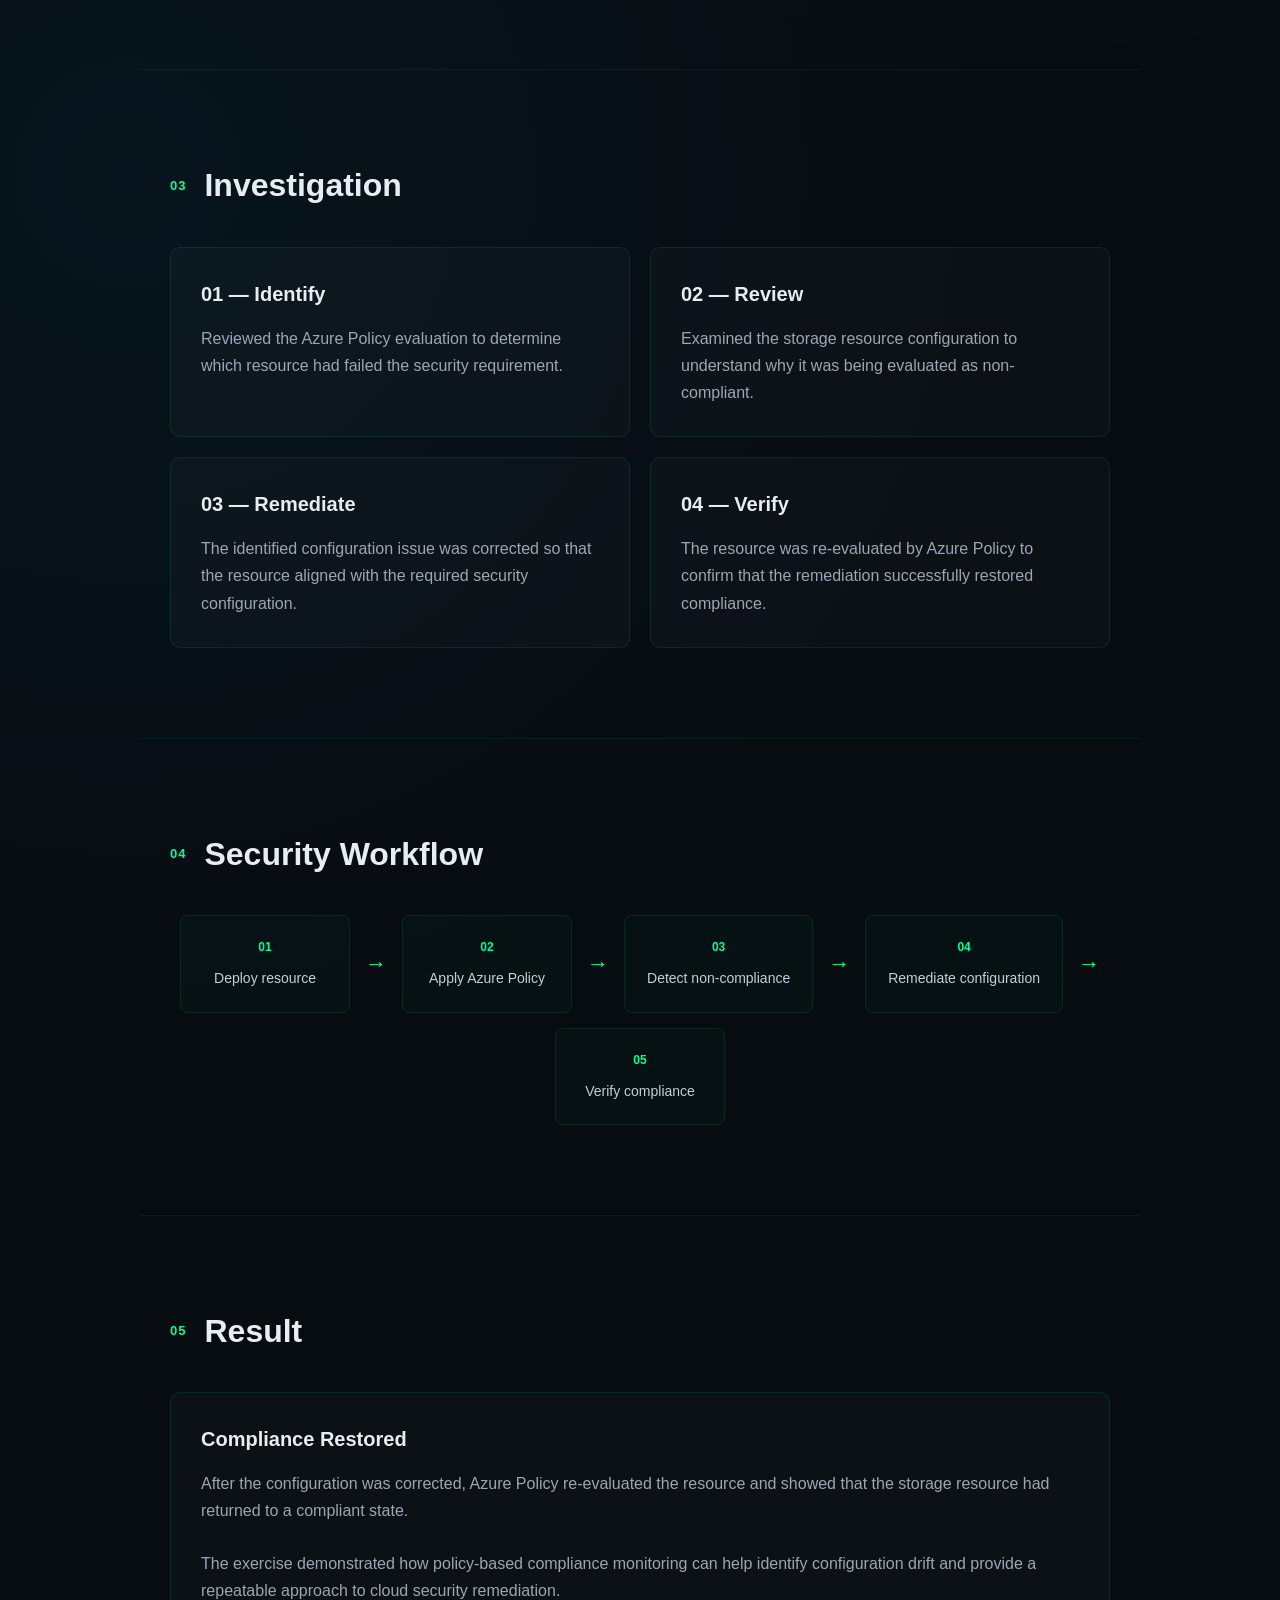
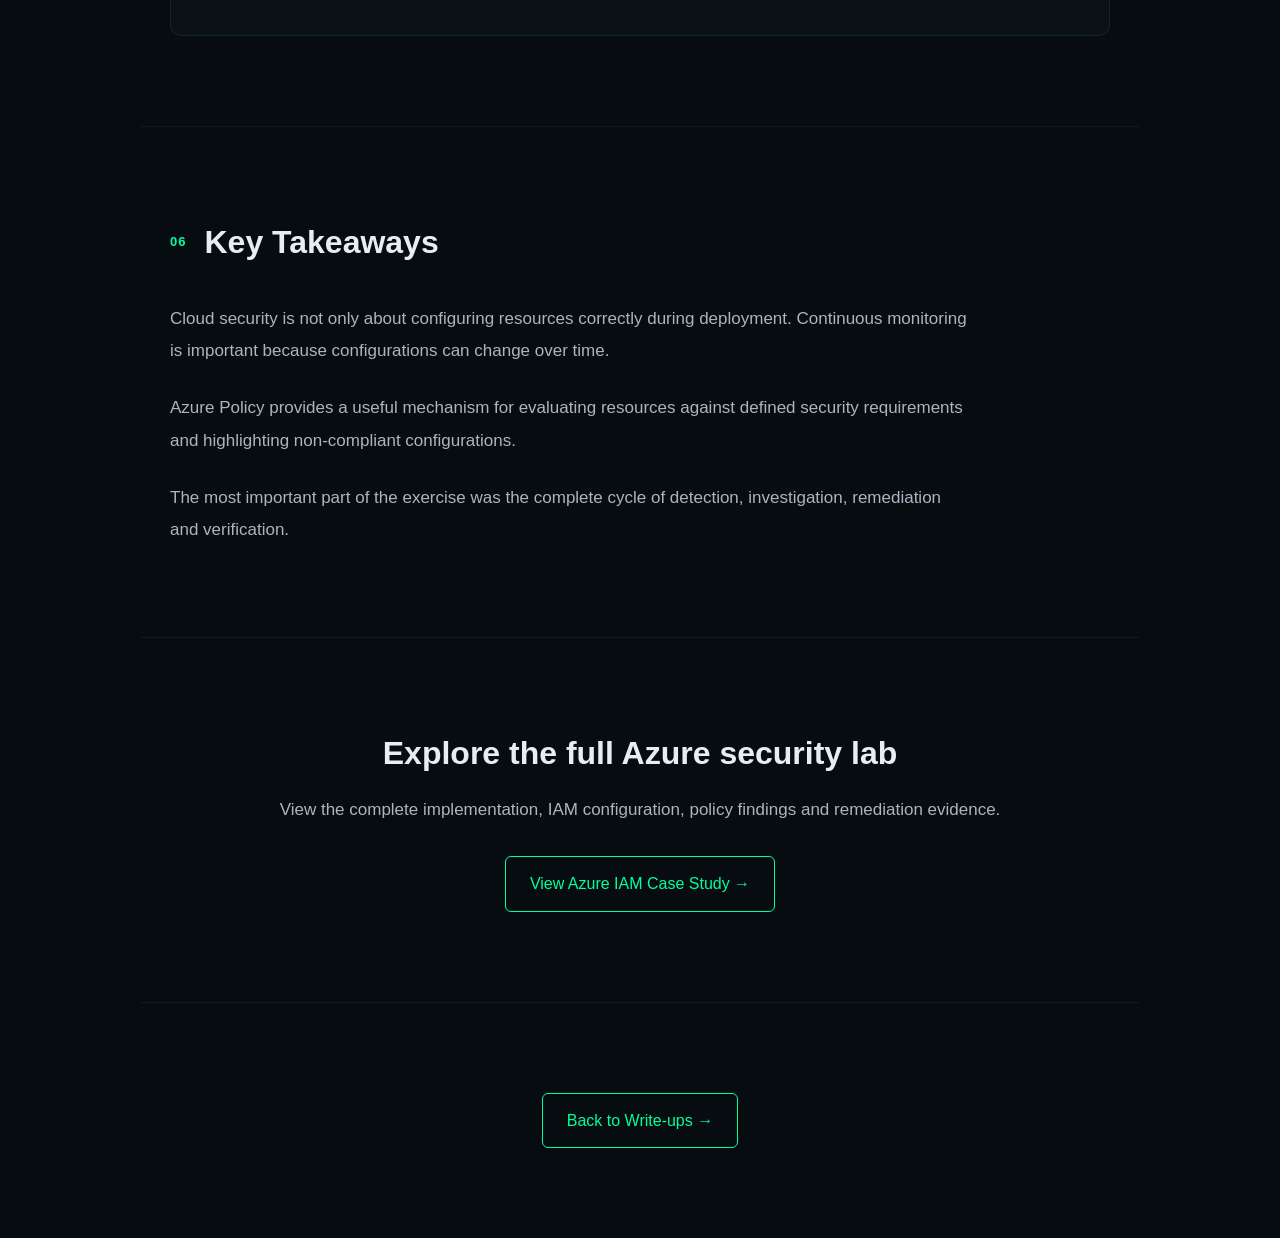
<file: azure-storage-security.html>
<!DOCTYPE html>
<html lang="en">

<head>

    <meta charset="UTF-8">

    <meta name="viewport"
          content="width=device-width, initial-scale=1.0">

    <title>Azure Storage Security Misconfiguration | Ayomide Adejare</title>

    <link rel="stylesheet" href="styles.css">

</head>


<body>

    <!-- Navigation -->

    <header>

        <nav>

            <a href="index.html" class="logo">
                AYOMIDE.
            </a>

            <div class="nav-links">

                <a href="index.html">Home</a>
                <a href="index.html#about">About</a>
                <a href="index.html#skills">Skills</a>
                <a href="index.html#projects">Projects</a>
                <a href="index.html#labs">Labs</a>
                <a href="index.html#writeups">Write-ups</a>

            </div>

        </nav>

    </header>


    <main>

        <!-- Write-up Hero -->

        <section class="project-hero">

            <div class="project-hero-content">

                <p class="project-label">
                    WRITE-UP 02
                </p>

                <h1>
                    Investigating an Azure
                    Storage Security Misconfiguration
                </h1>

                <p class="project-intro">
                    A practical cloud security investigation involving
                    Azure Policy, identification of a storage
                    configuration issue, remediation and compliance
                    verification.
                </p>

                <div class="project-tags">

                    <span>Microsoft Azure</span>
                    <span>Azure Policy</span>
                    <span>Cloud Security</span>
                    <span>Remediation</span>

                </div>

            </div>

        </section>


        <!-- Scenario -->

        <section class="case-study-section">

            <div class="case-study-heading">

                <span>01</span>

                <h2>Security Scenario</h2>

            </div>

            <p>
                The Azure environment contained a storage resource
                that was expected to comply with a defined security
                requirement.
            </p>

            <p>
                Azure Policy was used to evaluate the resource and
                determine whether its configuration met the required
                security standard.
            </p>

        </section>


        <!-- Detection -->

        <section class="case-study-section">

            <div class="case-study-heading">

                <span>02</span>

                <h2>Detection</h2>

            </div>

            <div class="case-study-card">

                <h3>Policy Compliance Finding</h3>

                <p>
                    Azure Policy evaluated the storage resource and
                    identified it as non-compliant with the security
                    requirement applied to the environment.
                </p>

                <br>

                <p>
                    This provided a clear security finding that could
                    be investigated and remediated rather than relying
                    only on manual configuration checks.
                </p>

            </div>

        </section>


        <!-- Investigation -->

        <section class="case-study-section">

            <div class="case-study-heading">

                <span>03</span>

                <h2>Investigation</h2>

            </div>

            <div class="case-study-grid">

                <div class="case-study-card">

                    <h3>01 — Identify</h3>

                    <p>
                        Reviewed the Azure Policy evaluation to
                        determine which resource had failed the
                        security requirement.
                    </p>

                </div>


                <div class="case-study-card">

                    <h3>02 — Review</h3>

                    <p>
                        Examined the storage resource configuration
                        to understand why it was being evaluated
                        as non-compliant.
                    </p>

                </div>


                <div class="case-study-card">

                    <h3>03 — Remediate</h3>

                    <p>
                        The identified configuration issue was
                        corrected so that the resource aligned
                        with the required security configuration.
                    </p>

                </div>


                <div class="case-study-card">

                    <h3>04 — Verify</h3>

                    <p>
                        The resource was re-evaluated by Azure
                        Policy to confirm that the remediation
                        successfully restored compliance.
                    </p>

                </div>

            </div>

        </section>


        <!-- Security Workflow -->

        <section class="case-study-section">

            <div class="case-study-heading">

                <span>04</span>

                <h2>Security Workflow</h2>

            </div>

            <div class="workflow">

                <div class="workflow-step">

                    <span>01</span>

                    <p>
                        Deploy resource
                    </p>

                </div>

                <div class="workflow-arrow">→</div>


                <div class="workflow-step">

                    <span>02</span>

                    <p>
                        Apply Azure Policy
                    </p>

                </div>

                <div class="workflow-arrow">→</div>


                <div class="workflow-step">

                    <span>03</span>

                    <p>
                        Detect non-compliance
                    </p>

                </div>

                <div class="workflow-arrow">→</div>


                <div class="workflow-step">

                    <span>04</span>

                    <p>
                        Remediate configuration
                    </p>

                </div>

                <div class="workflow-arrow">→</div>


                <div class="workflow-step">

                    <span>05</span>

                    <p>
                        Verify compliance
                    </p>

                </div>

            </div>

        </section>


        <!-- Result -->

        <section class="case-study-section">

            <div class="case-study-heading">

                <span>05</span>

                <h2>Result</h2>

            </div>

            <div class="case-study-card">

                <h3>Compliance Restored</h3>

                <p>
                    After the configuration was corrected, Azure
                    Policy re-evaluated the resource and showed
                    that the storage resource had returned to a
                    compliant state.
                </p>

                <br>

                <p>
                    The exercise demonstrated how policy-based
                    compliance monitoring can help identify
                    configuration drift and provide a repeatable
                    approach to cloud security remediation.
                </p>

            </div>

        </section>


        <!-- Lessons -->

        <section class="case-study-section">

            <div class="case-study-heading">

                <span>06</span>

                <h2>Key Takeaways</h2>

            </div>

            <div class="learning-content">

                <p>
                    Cloud security is not only about configuring
                    resources correctly during deployment.
                    Continuous monitoring is important because
                    configurations can change over time.
                </p>

                <p>
                    Azure Policy provides a useful mechanism for
                    evaluating resources against defined security
                    requirements and highlighting non-compliant
                    configurations.
                </p>

                <p>
                    The most important part of the exercise was
                    the complete cycle of detection, investigation,
                    remediation and verification.
                </p>

            </div>

        </section>


        <!-- Related Project -->

        <section class="case-study-section case-study-footer">

            <h2>
                Explore the full Azure security lab
            </h2>

            <p>
                View the complete implementation, IAM configuration,
                policy findings and remediation evidence.
            </p>

            <a
                href="azure-iam.html"
                class="case-study-button"
            >
                View Azure IAM Case Study →
            </a>

        </section>


        <!-- Back to Write-ups -->

        <section class="case-study-section case-study-footer">

            <a
                href="index.html#writeups"
                class="case-study-button"
            >
                Back to Write-ups →
            </a>

        </section>

    </main>


    <script src="script.js"></script>

</body>

</html>
</file>
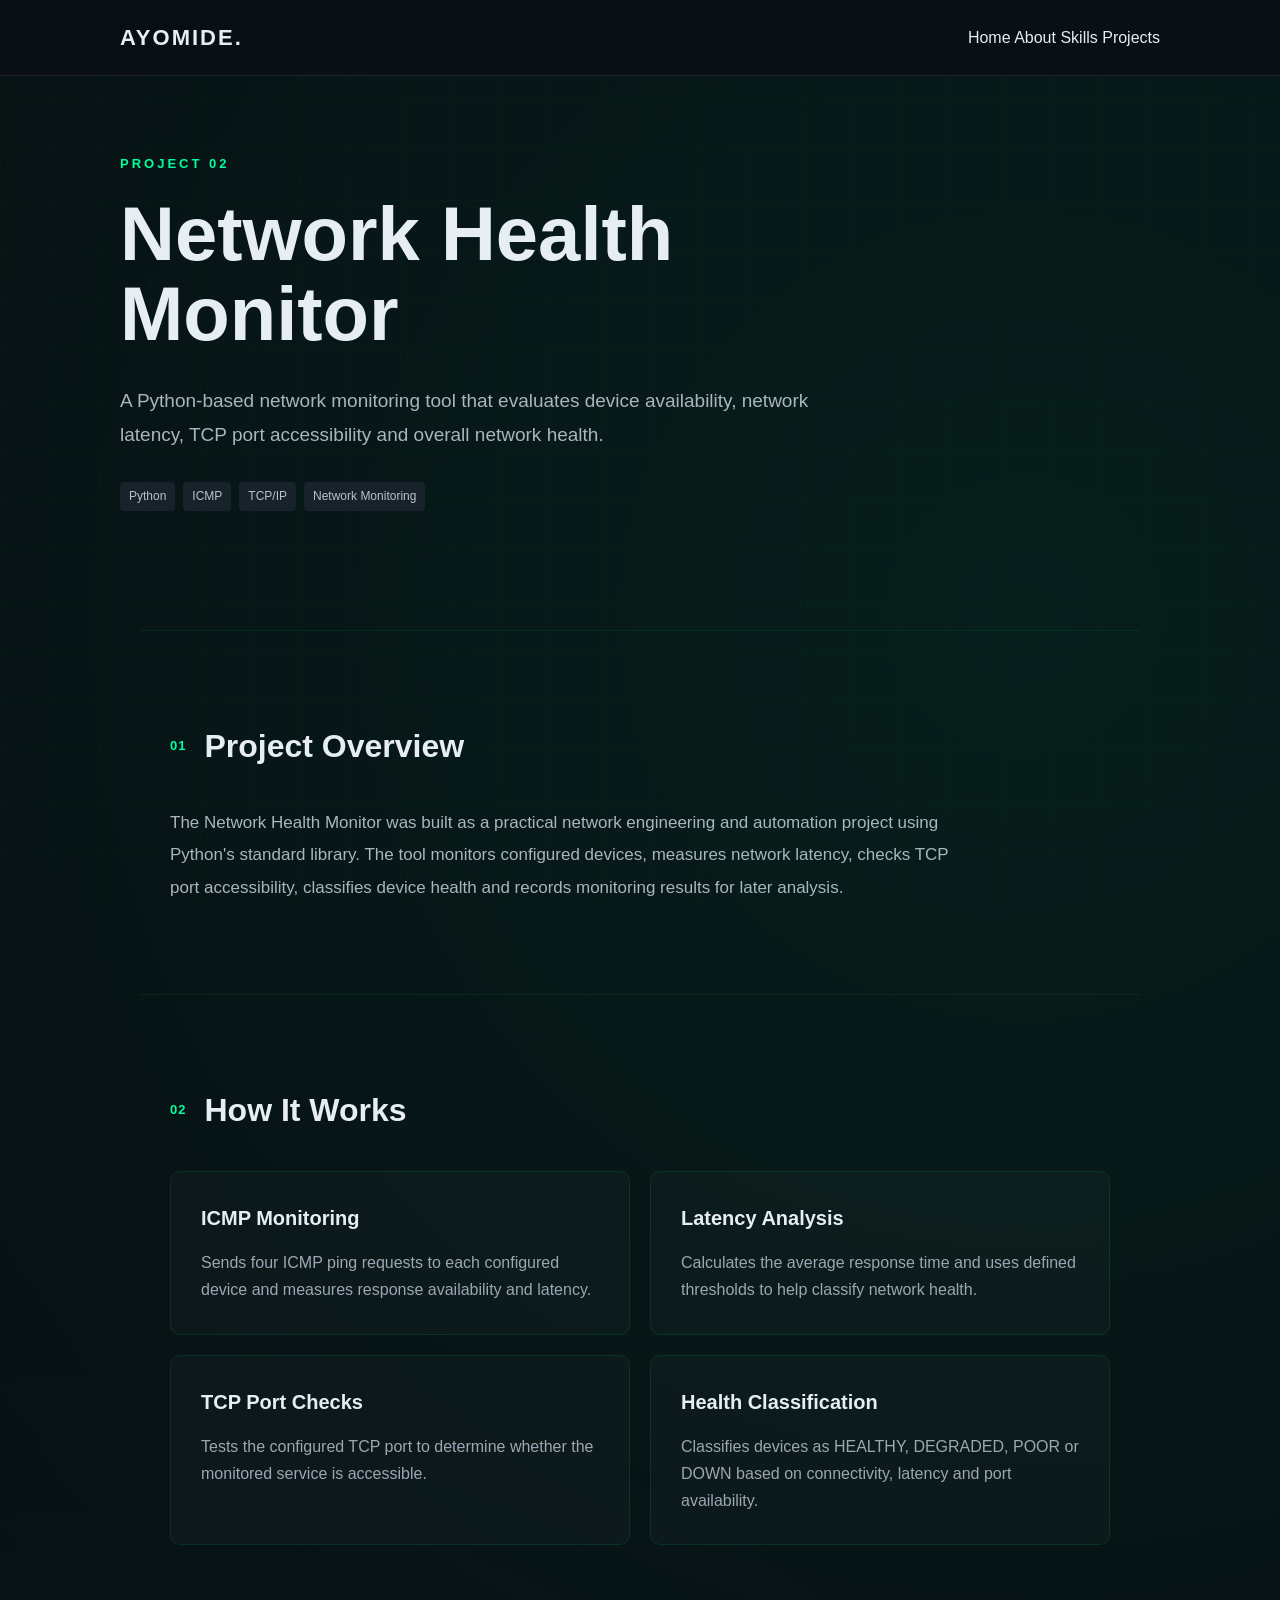
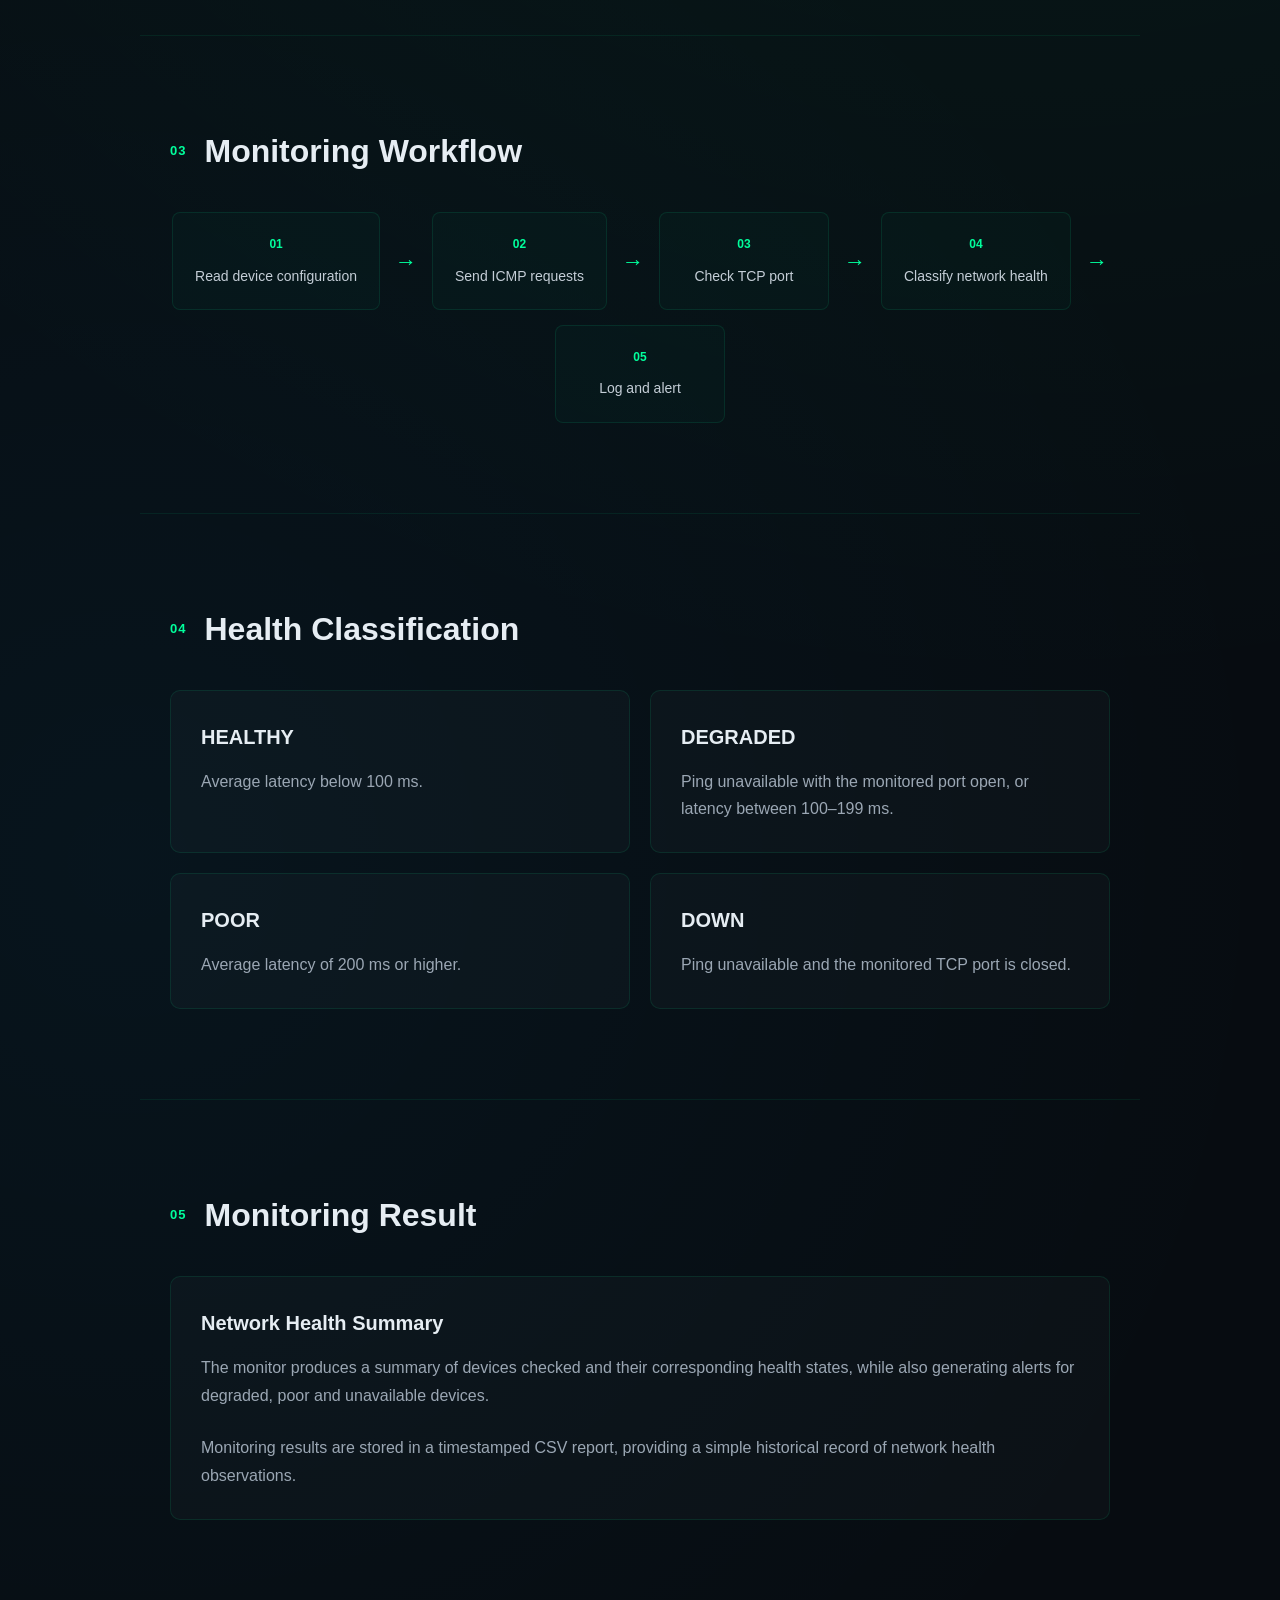
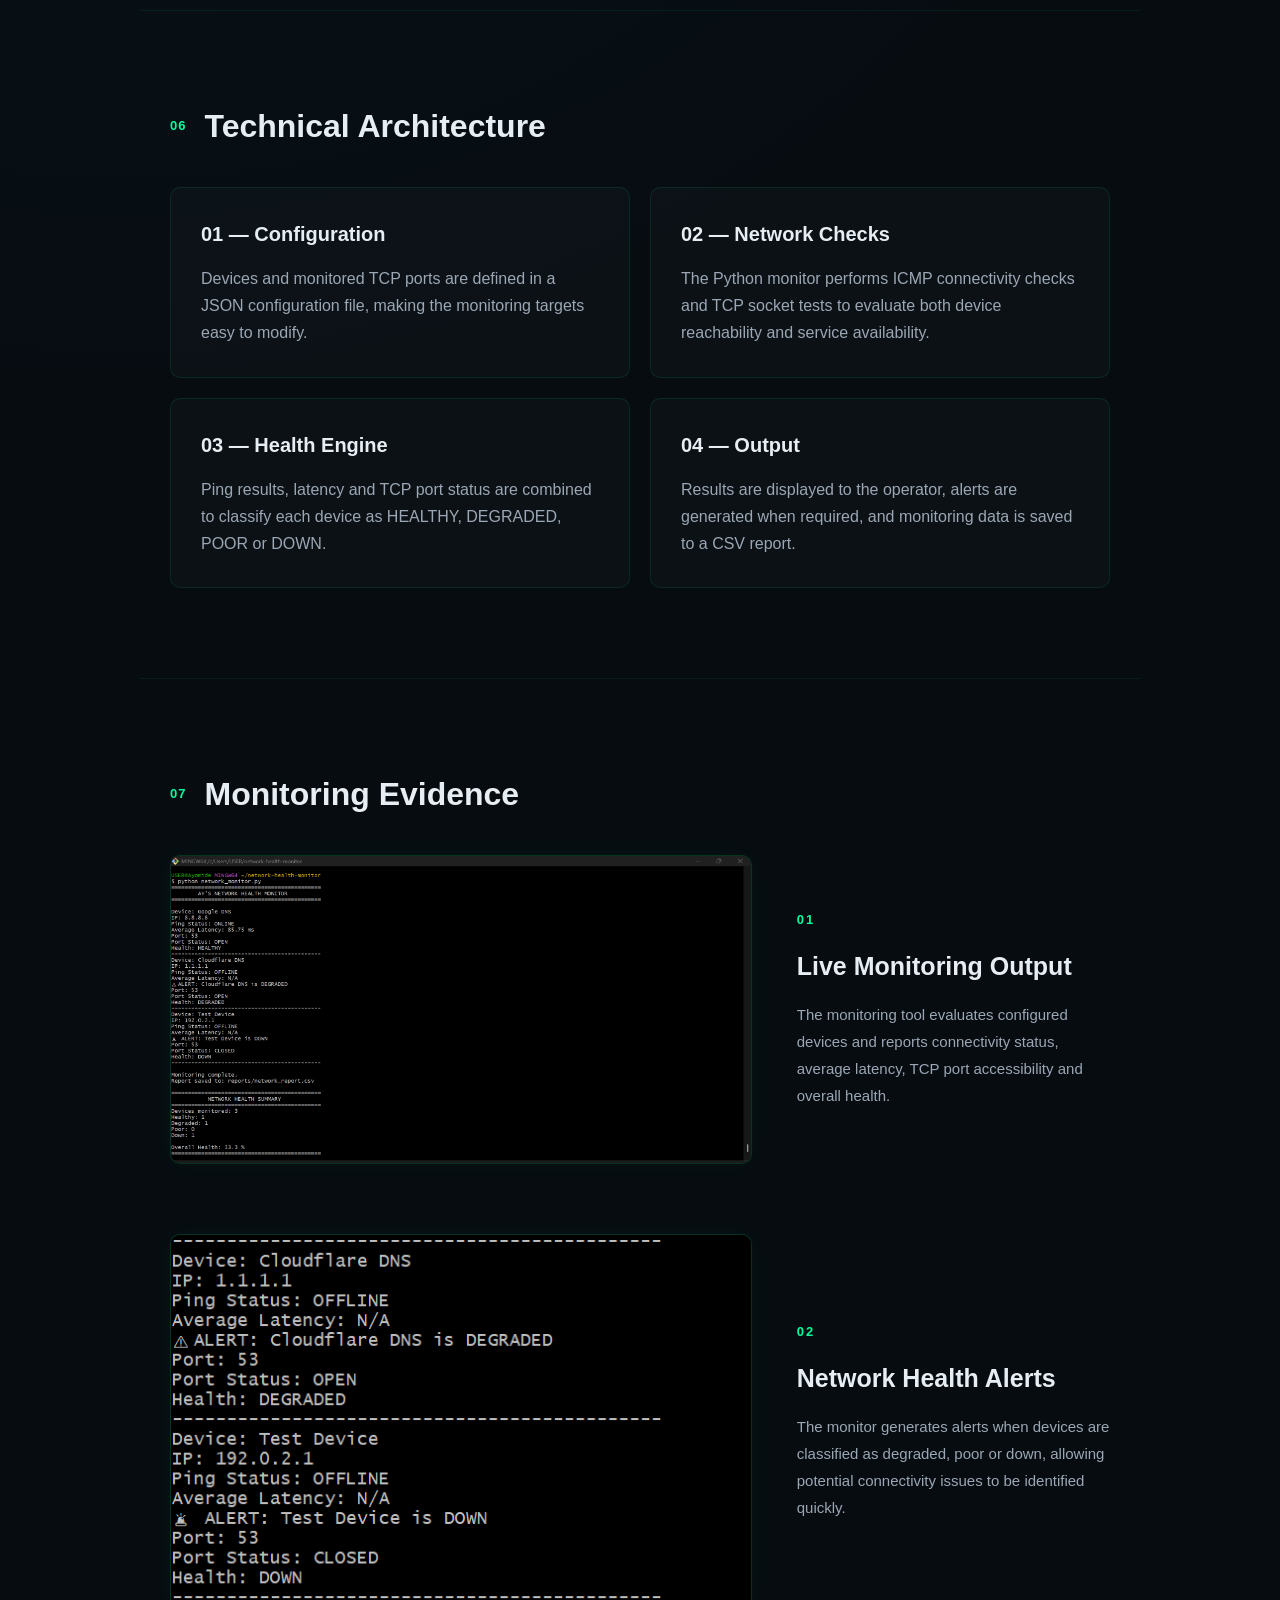
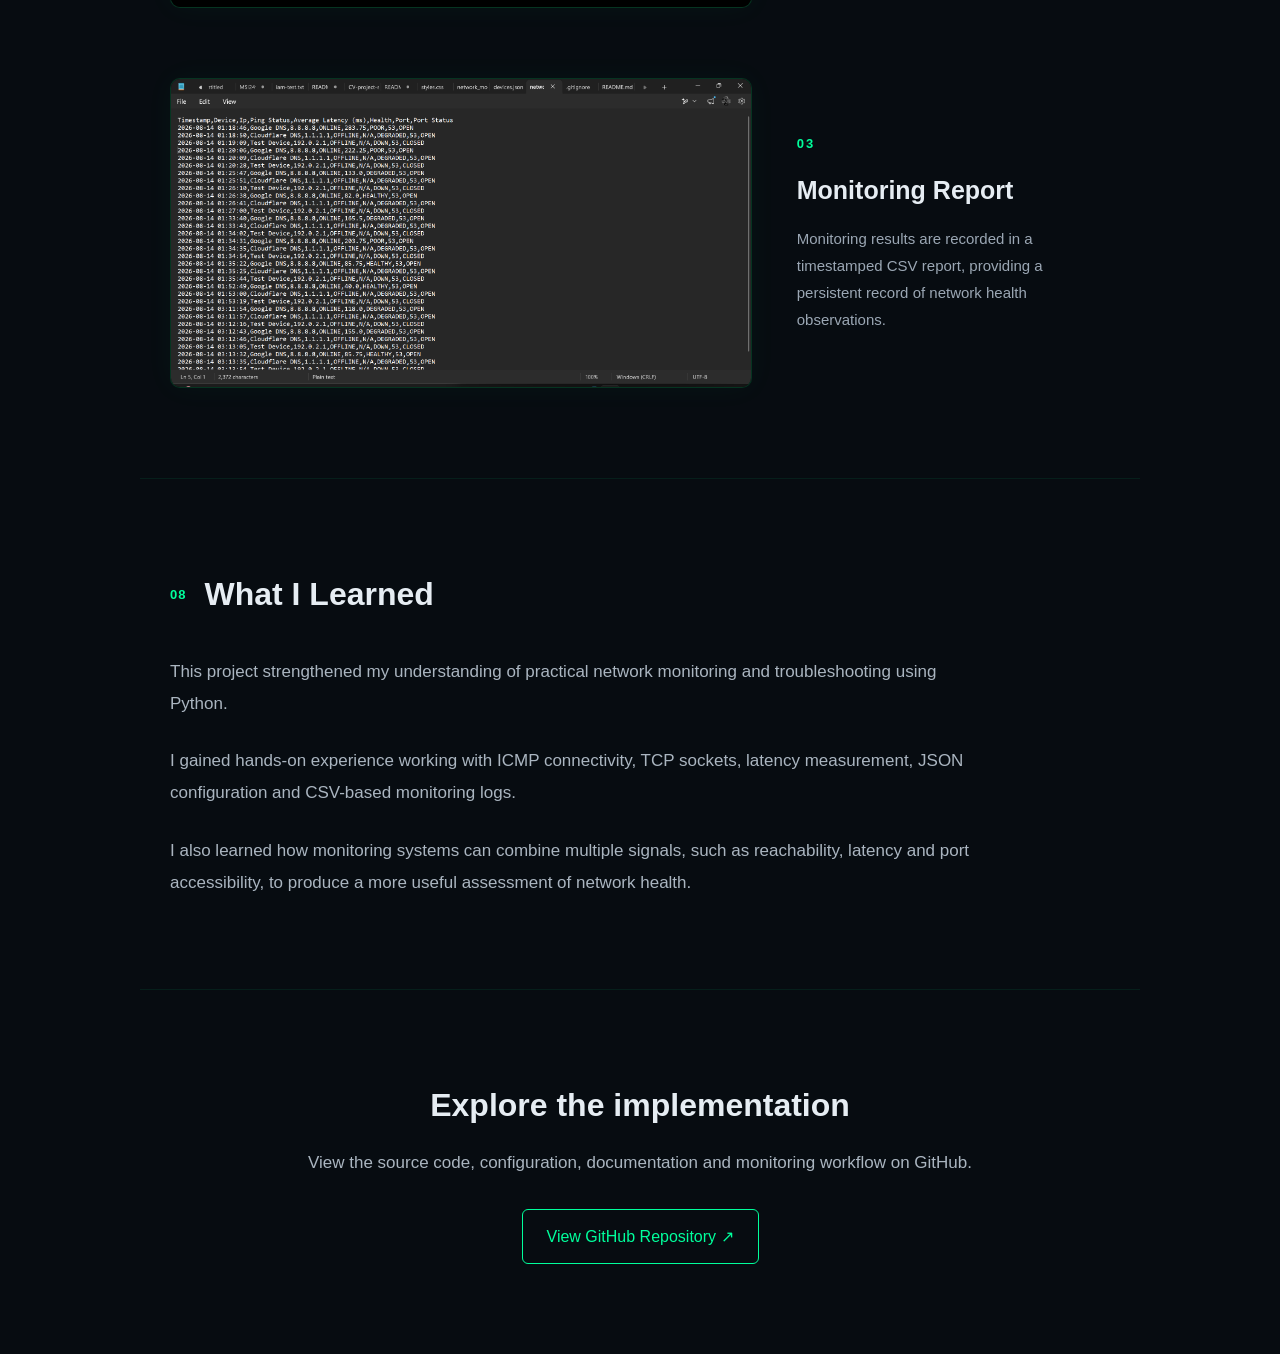
<file: network-monitor.html>
<!DOCTYPE html>
<html lang="en">

<head>

    <meta charset="UTF-8">

    <meta name="viewport"
          content="width=device-width, initial-scale=1.0">

    <title>Network Health Monitor | Ayomide Adejare</title>

    <link rel="stylesheet" href="styles.css">

</head>


<body>

    <!-- Navigation -->

    <header>

        <nav>

            <a href="index.html" class="logo">
                AYOMIDE.
            </a>

            <div class="nav-links">

                <a href="index.html">Home</a>
                <a href="index.html#about">About</a>
                <a href="index.html#skills">Skills</a>
                <a href="index.html#projects">Projects</a>

            </div>

        </nav>

    </header>


    <main>

        <!-- Project Hero -->

        <section class="project-hero">

            <div class="project-hero-content">

                <p class="project-label">
                    PROJECT 02
                </p>

                <h1>
                    Network Health
                    Monitor
                </h1>

                <p class="project-intro">
                    A Python-based network monitoring tool that
                    evaluates device availability, network latency,
                    TCP port accessibility and overall network health.
                </p>

                <div class="project-tags">

                    <span>Python</span>
                    <span>ICMP</span>
                    <span>TCP/IP</span>
                    <span>Network Monitoring</span>

                </div>

            </div>

        </section>


        <!-- Overview -->

        <section class="case-study-section">

            <div class="case-study-heading">

                <span>01</span>

                <h2>Project Overview</h2>

            </div>

            <p>
                The Network Health Monitor was built as a practical
                network engineering and automation project using
                Python's standard library.

                The tool monitors configured devices, measures
                network latency, checks TCP port accessibility,
                classifies device health and records monitoring
                results for later analysis.
            </p>

        </section>


        <!-- How It Works -->

        <section class="case-study-section">

            <div class="case-study-heading">

                <span>02</span>

                <h2>How It Works</h2>

            </div>

            <div class="case-study-grid">

                <div class="case-study-card">

                    <h3>ICMP Monitoring</h3>

                    <p>
                        Sends four ICMP ping requests to each
                        configured device and measures response
                        availability and latency.
                    </p>

                </div>


                <div class="case-study-card">

                    <h3>Latency Analysis</h3>

                    <p>
                        Calculates the average response time
                        and uses defined thresholds to help
                        classify network health.
                    </p>

                </div>


                <div class="case-study-card">

                    <h3>TCP Port Checks</h3>

                    <p>
                        Tests the configured TCP port to determine
                        whether the monitored service is accessible.
                    </p>

                </div>


                <div class="case-study-card">

                    <h3>Health Classification</h3>

                    <p>
                        Classifies devices as HEALTHY, DEGRADED,
                        POOR or DOWN based on connectivity,
                        latency and port availability.
                    </p>

                </div>

            </div>

        </section>


        <!-- Monitoring Workflow -->

        <section class="case-study-section">

            <div class="case-study-heading">

                <span>03</span>

                <h2>Monitoring Workflow</h2>

            </div>

            <div class="workflow">

                <div class="workflow-step">

                    <span>01</span>

                    <p>
                        Read device configuration
                    </p>

                </div>

                <div class="workflow-arrow">→</div>


                <div class="workflow-step">

                    <span>02</span>

                    <p>
                        Send ICMP requests
                    </p>

                </div>

                <div class="workflow-arrow">→</div>


                <div class="workflow-step">

                    <span>03</span>

                    <p>
                        Check TCP port
                    </p>

                </div>

                <div class="workflow-arrow">→</div>


                <div class="workflow-step">

                    <span>04</span>

                    <p>
                        Classify network health
                    </p>

                </div>

                <div class="workflow-arrow">→</div>


                <div class="workflow-step">

                    <span>05</span>

                    <p>
                        Log and alert
                    </p>

                </div>

            </div>

        </section>


        <!-- Health Classification -->

        <section class="case-study-section">

            <div class="case-study-heading">

                <span>04</span>

                <h2>Health Classification</h2>

            </div>

            <div class="case-study-grid">

                <div class="case-study-card">

                    <h3>HEALTHY</h3>

                    <p>
                        Average latency below 100 ms.
                    </p>

                </div>


                <div class="case-study-card">

                    <h3>DEGRADED</h3>

                    <p>
                        Ping unavailable with the monitored
                        port open, or latency between 100–199 ms.
                    </p>

                </div>


                <div class="case-study-card">

                    <h3>POOR</h3>

                    <p>
                        Average latency of 200 ms or higher.
                    </p>

                </div>


                <div class="case-study-card">

                    <h3>DOWN</h3>

                    <p>
                        Ping unavailable and the monitored
                        TCP port is closed.
                    </p>

                </div>

            </div>

        </section>


        <!-- Example Result -->

        <section class="case-study-section">

            <div class="case-study-heading">

                <span>05</span>

                <h2>Monitoring Result</h2>

            </div>

            <div class="case-study-card">

                <h3>Network Health Summary</h3>

                <p>
                    The monitor produces a summary of devices
                    checked and their corresponding health states,
                    while also generating alerts for degraded,
                    poor and unavailable devices.
                </p>

                <br>

                <p>
                    Monitoring results are stored in a timestamped
                    CSV report, providing a simple historical
                    record of network health observations.
                </p>

            </div>

        </section>

        <!-- Technical Architecture -->

        <section class="case-study-section">

            <div class="case-study-heading">

                <span>06</span>

                <h2>Technical Architecture</h2>

            </div>

            <div class="case-study-grid">

                <div class="case-study-card">

                    <h3>01 — Configuration</h3>

                    <p>
                        Devices and monitored TCP ports are defined
                        in a JSON configuration file, making the
                        monitoring targets easy to modify.
                    </p>

                </div>


                <div class="case-study-card">

                    <h3>02 — Network Checks</h3>

                    <p>
                        The Python monitor performs ICMP connectivity
                        checks and TCP socket tests to evaluate both
                        device reachability and service availability.
                    </p>

                </div>


                <div class="case-study-card">

                    <h3>03 — Health Engine</h3>

                    <p>
                        Ping results, latency and TCP port status are
                        combined to classify each device as HEALTHY,
                        DEGRADED, POOR or DOWN.
                    </p>

                </div>


                <div class="case-study-card">

                    <h3>04 — Output</h3>

                    <p>
                        Results are displayed to the operator, alerts
                        are generated when required, and monitoring
                        data is saved to a CSV report.
                    </p>

                </div>

            </div>

        </section>

        <!-- Monitoring Evidence -->

        <section class="case-study-section">

            <div class="case-study-heading">

                <span>07</span>

                <h2>Monitoring Evidence</h2>

            </div>


            <!-- Evidence 01 -->

            <div class="evidence-item">

                <div class="evidence-image">

                    <img
                        src="images/monitor-output.png"
                        alt="Network Health Monitor terminal output"
                    >

                </div>

                <div class="evidence-content">

                    <span class="evidence-number">01</span>

                    <h3>Live Monitoring Output</h3>

                    <p>
                        The monitoring tool evaluates configured devices
                        and reports connectivity status, average latency,
                        TCP port accessibility and overall health.
                    </p>

                </div>

            </div>


            <!-- Evidence 02 -->

            <div class="evidence-item">

                <div class="evidence-image">

                    <img
                        src="images/alerts.png"
                        alt="Network Health Monitor alerts"
                    >

                </div>

                <div class="evidence-content">

                    <span class="evidence-number">02</span>

                    <h3>Network Health Alerts</h3>

                    <p>
                        The monitor generates alerts when devices are
                        classified as degraded, poor or down, allowing
                        potential connectivity issues to be identified
                        quickly.
                    </p>

                </div>

            </div>


            <!-- Evidence 03 -->

            <div class="evidence-item">

                <div class="evidence-image">

                    <img
                        src="images/csv-report.png"
                        alt="Network monitoring CSV report"
                    >

                </div>

                <div class="evidence-content">

                    <span class="evidence-number">03</span>

                    <h3>Monitoring Report</h3>

                    <p>
                        Monitoring results are recorded in a timestamped
                        CSV report, providing a persistent record of
                        network health observations.
                    </p>

                </div>

            </div>

        </section>

        <!-- What I Learned -->

        <section class="case-study-section">

            <div class="case-study-heading">

                <span>08</span>

                <h2>What I Learned</h2>

            </div>

            <div class="learning-content">

                <p>
                    This project strengthened my understanding of
                    practical network monitoring and troubleshooting
                    using Python.
                </p>

                <p>
                    I gained hands-on experience working with ICMP
                    connectivity, TCP sockets, latency measurement,
                    JSON configuration and CSV-based monitoring logs.
                </p>

                <p>
                    I also learned how monitoring systems can combine
                    multiple signals, such as reachability, latency
                    and port accessibility, to produce a more useful
                    assessment of network health.
                </p>

            </div>

        </section>


        <!-- GitHub -->

        <section class="case-study-section case-study-footer">

            <h2>
                Explore the implementation
            </h2>

            <p>
                View the source code, configuration,
                documentation and monitoring workflow
                on GitHub.
            </p>

            <a
                href="https://github.com/AyomideADEJARE1/Network-Health-Monitor"
                target="_blank"
                rel="noopener noreferrer"
                class="case-study-button"
            >
                View GitHub Repository ↗
            </a>

        </section>

    </main>


    <script src="script.js"></script>

</body>

</html>
</file>
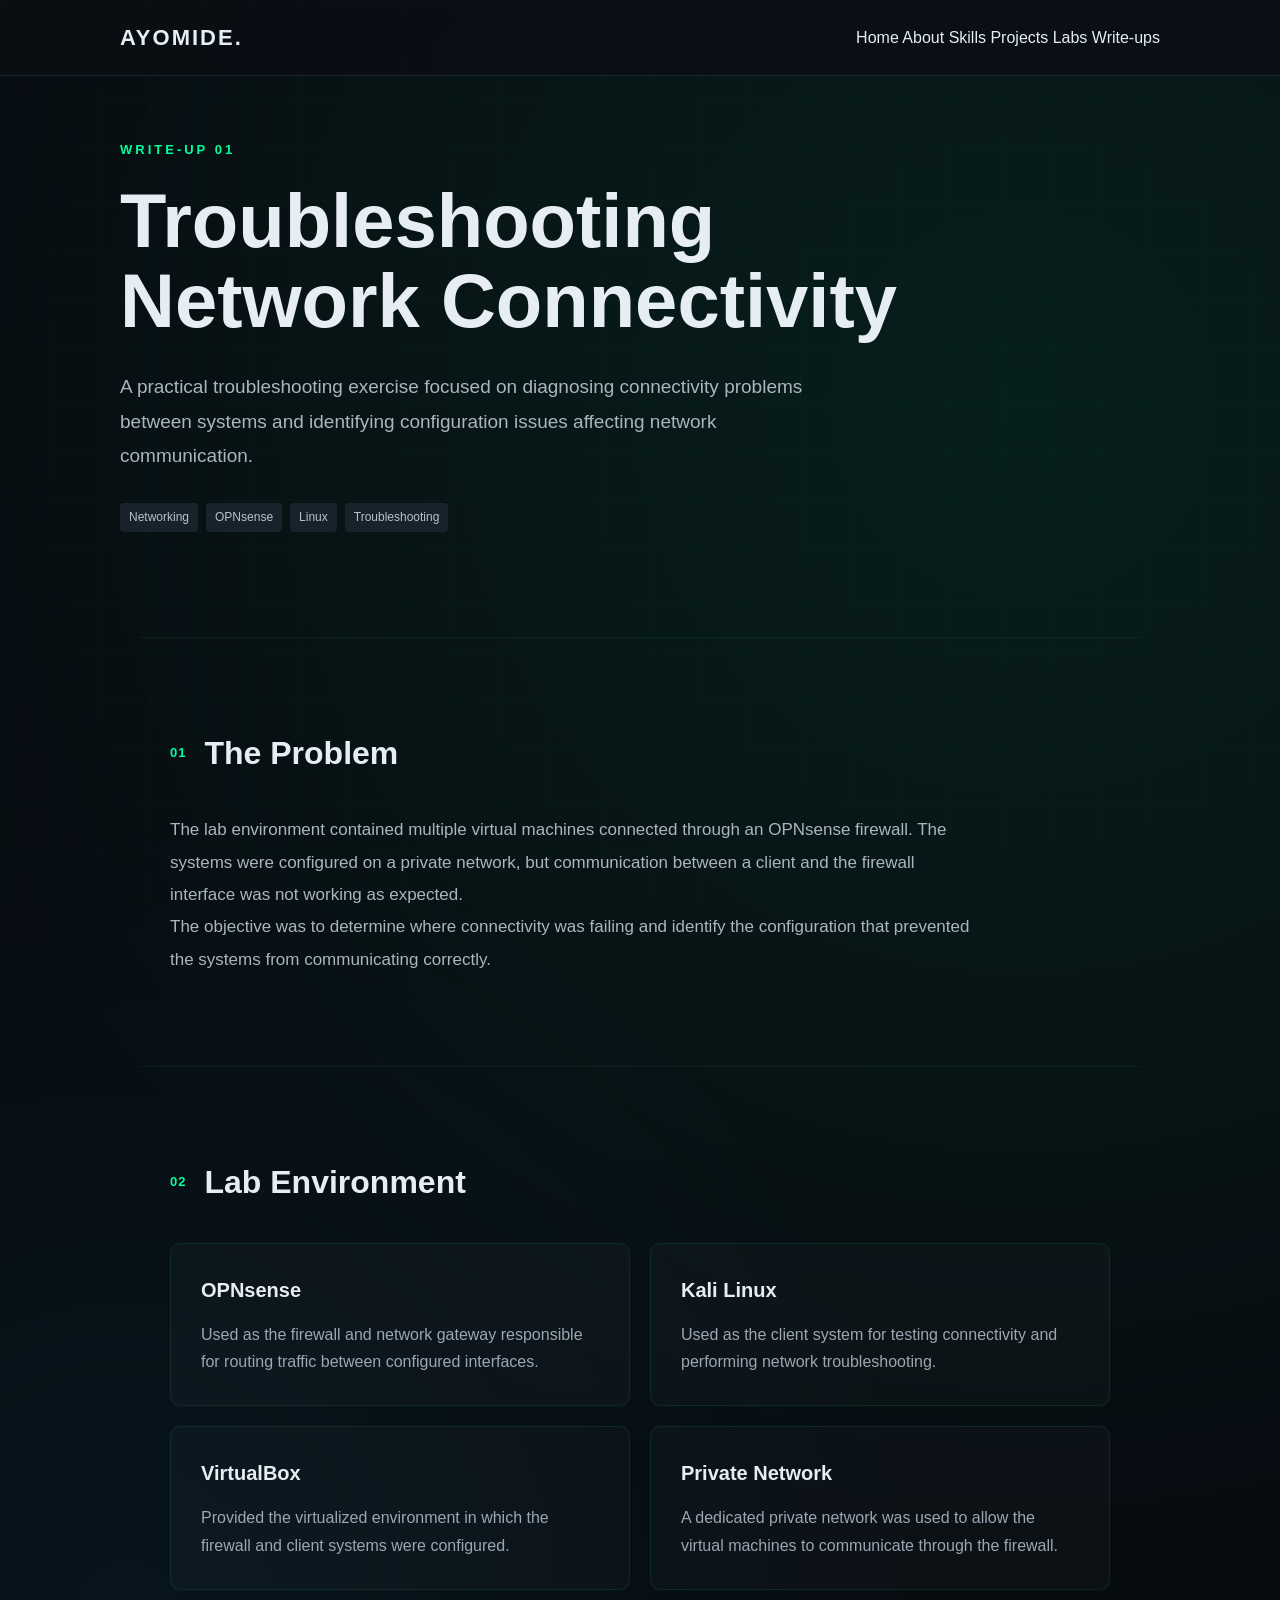
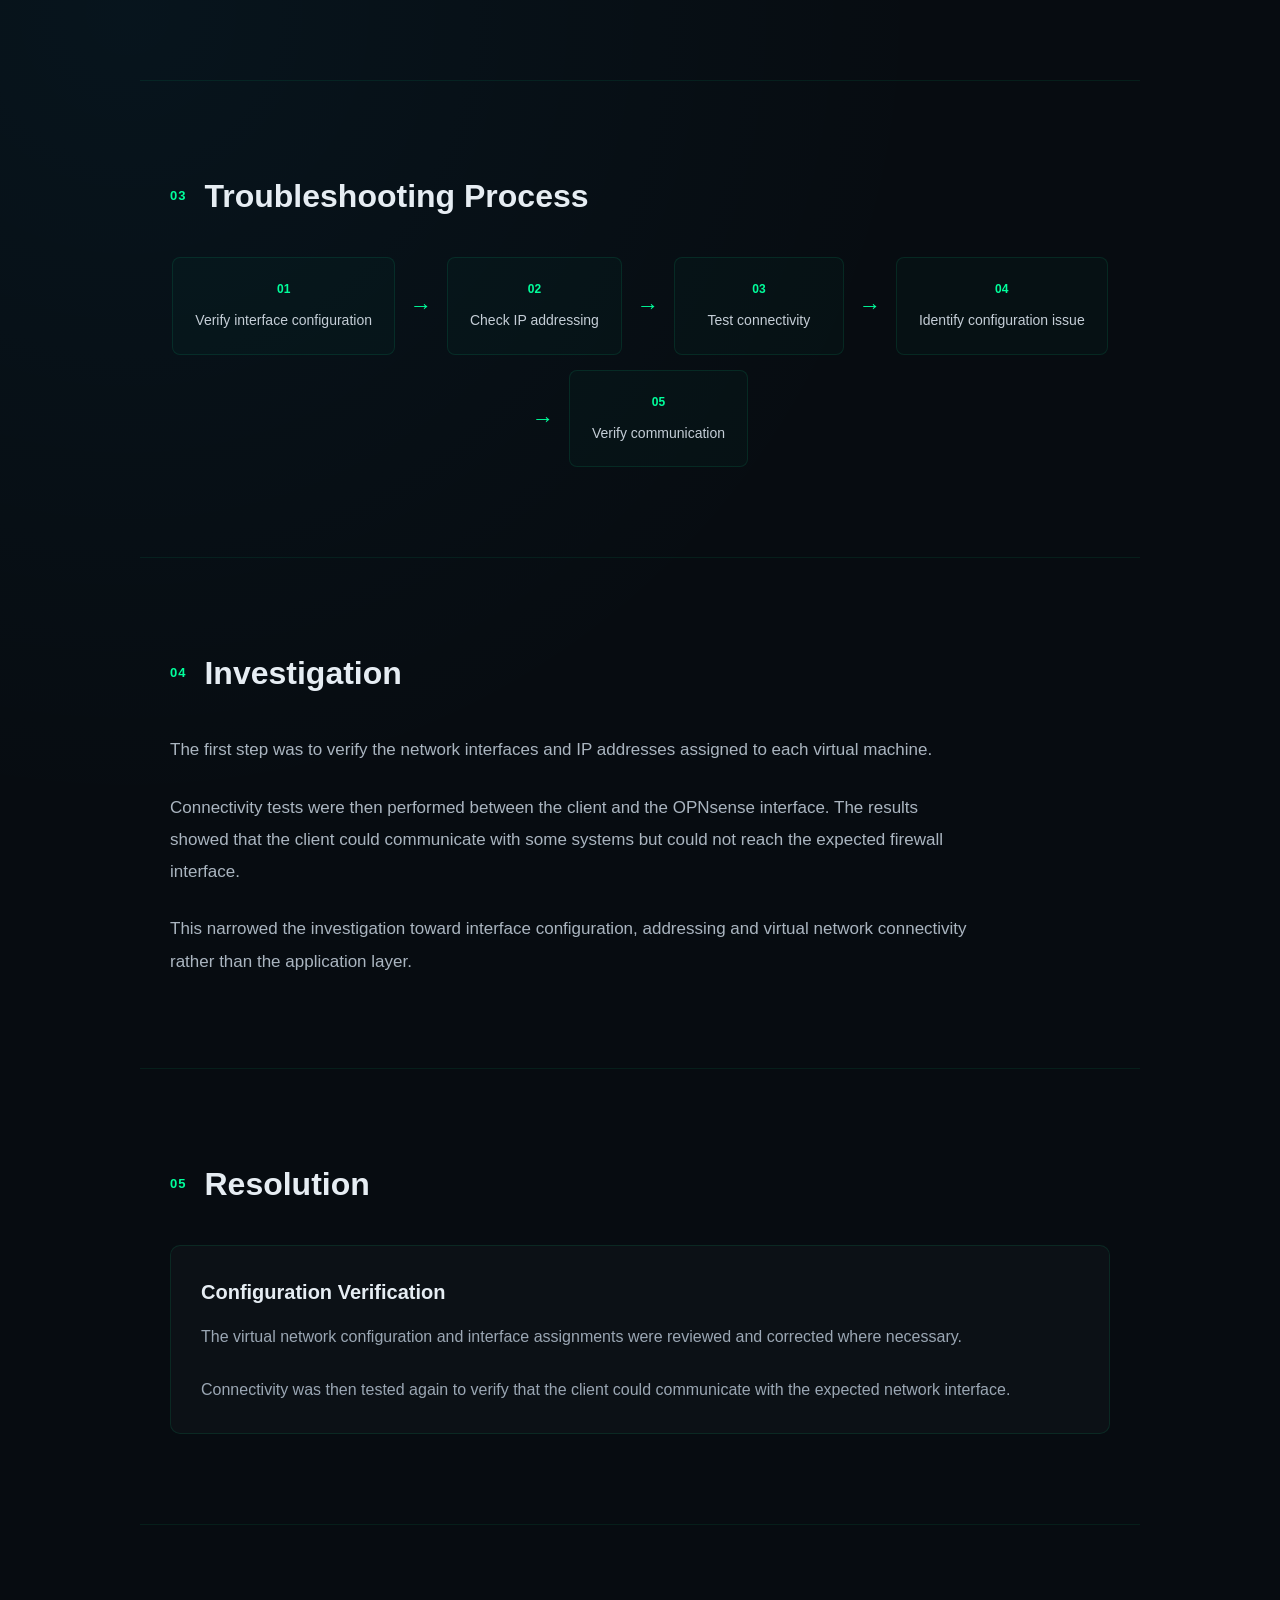
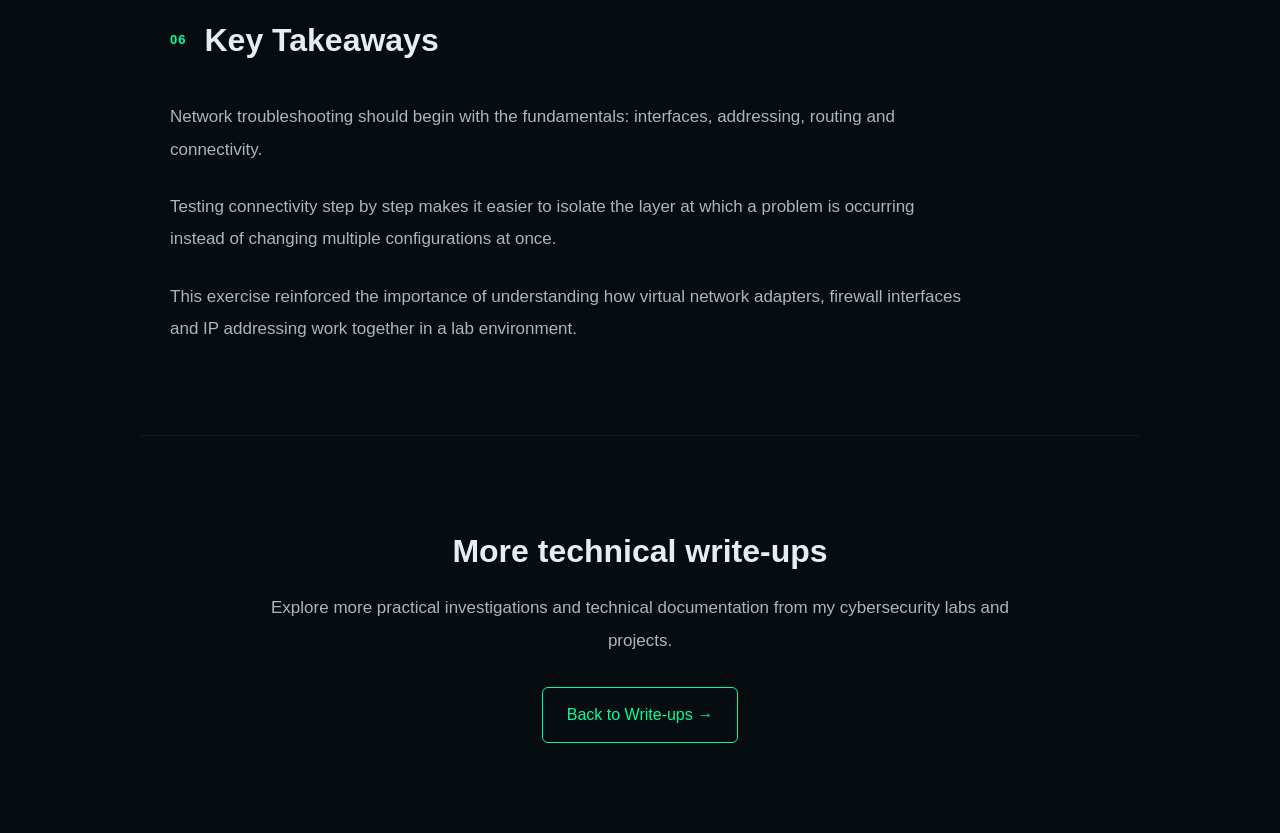
<file: network-troubleshooting.html>
<!DOCTYPE html>
<html lang="en">

<head>

    <meta charset="UTF-8">

    <meta name="viewport"
          content="width=device-width, initial-scale=1.0">

    <title>Network Connectivity Troubleshooting | Ayomide Adejare</title>

    <link rel="stylesheet" href="styles.css">

</head>


<body>

    <!-- Navigation -->

    <header>

        <nav>

            <a href="index.html" class="logo">
                AYOMIDE.
            </a>

            <div class="nav-links">

                <a href="index.html">Home</a>
                <a href="index.html#about">About</a>
                <a href="index.html#skills">Skills</a>
                <a href="index.html#projects">Projects</a>
                <a href="index.html#labs">Labs</a>
                <a href="index.html#writeups">Write-ups</a>

            </div>

        </nav>

    </header>


    <main>

        <!-- Write-up Hero -->

        <section class="project-hero">

            <div class="project-hero-content">

                <p class="project-label">
                    WRITE-UP 01
                </p>

                <h1>
                    Troubleshooting
                    Network Connectivity
                </h1>

                <p class="project-intro">
                    A practical troubleshooting exercise focused
                    on diagnosing connectivity problems between
                    systems and identifying configuration issues
                    affecting network communication.
                </p>

                <div class="project-tags">

                    <span>Networking</span>
                    <span>OPNsense</span>
                    <span>Linux</span>
                    <span>Troubleshooting</span>

                </div>

            </div>

        </section>


        <!-- Problem -->

        <section class="case-study-section">

            <div class="case-study-heading">

                <span>01</span>

                <h2>The Problem</h2>

            </div>

            <p>
                The lab environment contained multiple virtual
                machines connected through an OPNsense firewall.
                The systems were configured on a private network,
                but communication between a client and the firewall
                interface was not working as expected.
            </p>

            <p>
                The objective was to determine where connectivity
                was failing and identify the configuration that
                prevented the systems from communicating correctly.
            </p>

        </section>


        <!-- Environment -->

        <section class="case-study-section">

            <div class="case-study-heading">

                <span>02</span>

                <h2>Lab Environment</h2>

            </div>

            <div class="case-study-grid">

                <div class="case-study-card">

                    <h3>OPNsense</h3>

                    <p>
                        Used as the firewall and network gateway
                        responsible for routing traffic between
                        configured interfaces.
                    </p>

                </div>


                <div class="case-study-card">

                    <h3>Kali Linux</h3>

                    <p>
                        Used as the client system for testing
                        connectivity and performing network
                        troubleshooting.
                    </p>

                </div>


                <div class="case-study-card">

                    <h3>VirtualBox</h3>

                    <p>
                        Provided the virtualized environment in
                        which the firewall and client systems
                        were configured.
                    </p>

                </div>


                <div class="case-study-card">

                    <h3>Private Network</h3>

                    <p>
                        A dedicated private network was used
                        to allow the virtual machines to
                        communicate through the firewall.
                    </p>

                </div>

            </div>

        </section>


        <!-- Troubleshooting Process -->

        <section class="case-study-section">

            <div class="case-study-heading">

                <span>03</span>

                <h2>Troubleshooting Process</h2>

            </div>

            <div class="workflow">

                <div class="workflow-step">

                    <span>01</span>

                    <p>
                        Verify interface configuration
                    </p>

                </div>

                <div class="workflow-arrow">→</div>


                <div class="workflow-step">

                    <span>02</span>

                    <p>
                        Check IP addressing
                    </p>

                </div>

                <div class="workflow-arrow">→</div>


                <div class="workflow-step">

                    <span>03</span>

                    <p>
                        Test connectivity
                    </p>

                </div>

                <div class="workflow-arrow">→</div>


                <div class="workflow-step">

                    <span>04</span>

                    <p>
                        Identify configuration issue
                    </p>

                </div>

                <div class="workflow-arrow">→</div>


                <div class="workflow-step">

                    <span>05</span>

                    <p>
                        Verify communication
                    </p>

                </div>

            </div>

        </section>


        <!-- Investigation -->

        <section class="case-study-section">

            <div class="case-study-heading">

                <span>04</span>

                <h2>Investigation</h2>

            </div>

            <div class="learning-content">

                <p>
                    The first step was to verify the network
                    interfaces and IP addresses assigned to
                    each virtual machine.
                </p>

                <p>
                    Connectivity tests were then performed
                    between the client and the OPNsense
                    interface. The results showed that the
                    client could communicate with some systems
                    but could not reach the expected firewall
                    interface.
                </p>

                <p>
                    This narrowed the investigation toward
                    interface configuration, addressing and
                    virtual network connectivity rather than
                    the application layer.
                </p>

            </div>

        </section>


        <!-- Resolution -->

        <section class="case-study-section">

            <div class="case-study-heading">

                <span>05</span>

                <h2>Resolution</h2>

            </div>

            <div class="case-study-card">

                <h3>Configuration Verification</h3>

                <p>
                    The virtual network configuration and
                    interface assignments were reviewed and
                    corrected where necessary.
                </p>

                <br>

                <p>
                    Connectivity was then tested again to
                    verify that the client could communicate
                    with the expected network interface.
                </p>

            </div>

        </section>


        <!-- Lessons -->

        <section class="case-study-section">

            <div class="case-study-heading">

                <span>06</span>

                <h2>Key Takeaways</h2>

            </div>

            <div class="learning-content">

                <p>
                    Network troubleshooting should begin with
                    the fundamentals: interfaces, addressing,
                    routing and connectivity.
                </p>

                <p>
                    Testing connectivity step by step makes it
                    easier to isolate the layer at which a
                    problem is occurring instead of changing
                    multiple configurations at once.
                </p>

                <p>
                    This exercise reinforced the importance of
                    understanding how virtual network adapters,
                    firewall interfaces and IP addressing work
                    together in a lab environment.
                </p>

            </div>

        </section>


        <!-- Back to Write-ups -->

        <section class="case-study-section case-study-footer">

            <h2>
                More technical write-ups
            </h2>

            <p>
                Explore more practical investigations and
                technical documentation from my cybersecurity
                labs and projects.
            </p>

            <a
                href="index.html#writeups"
                class="case-study-button"
            >
                Back to Write-ups →
            </a>

        </section>

    </main>


    <script src="script.js"></script>

</body>

</html>
</file>
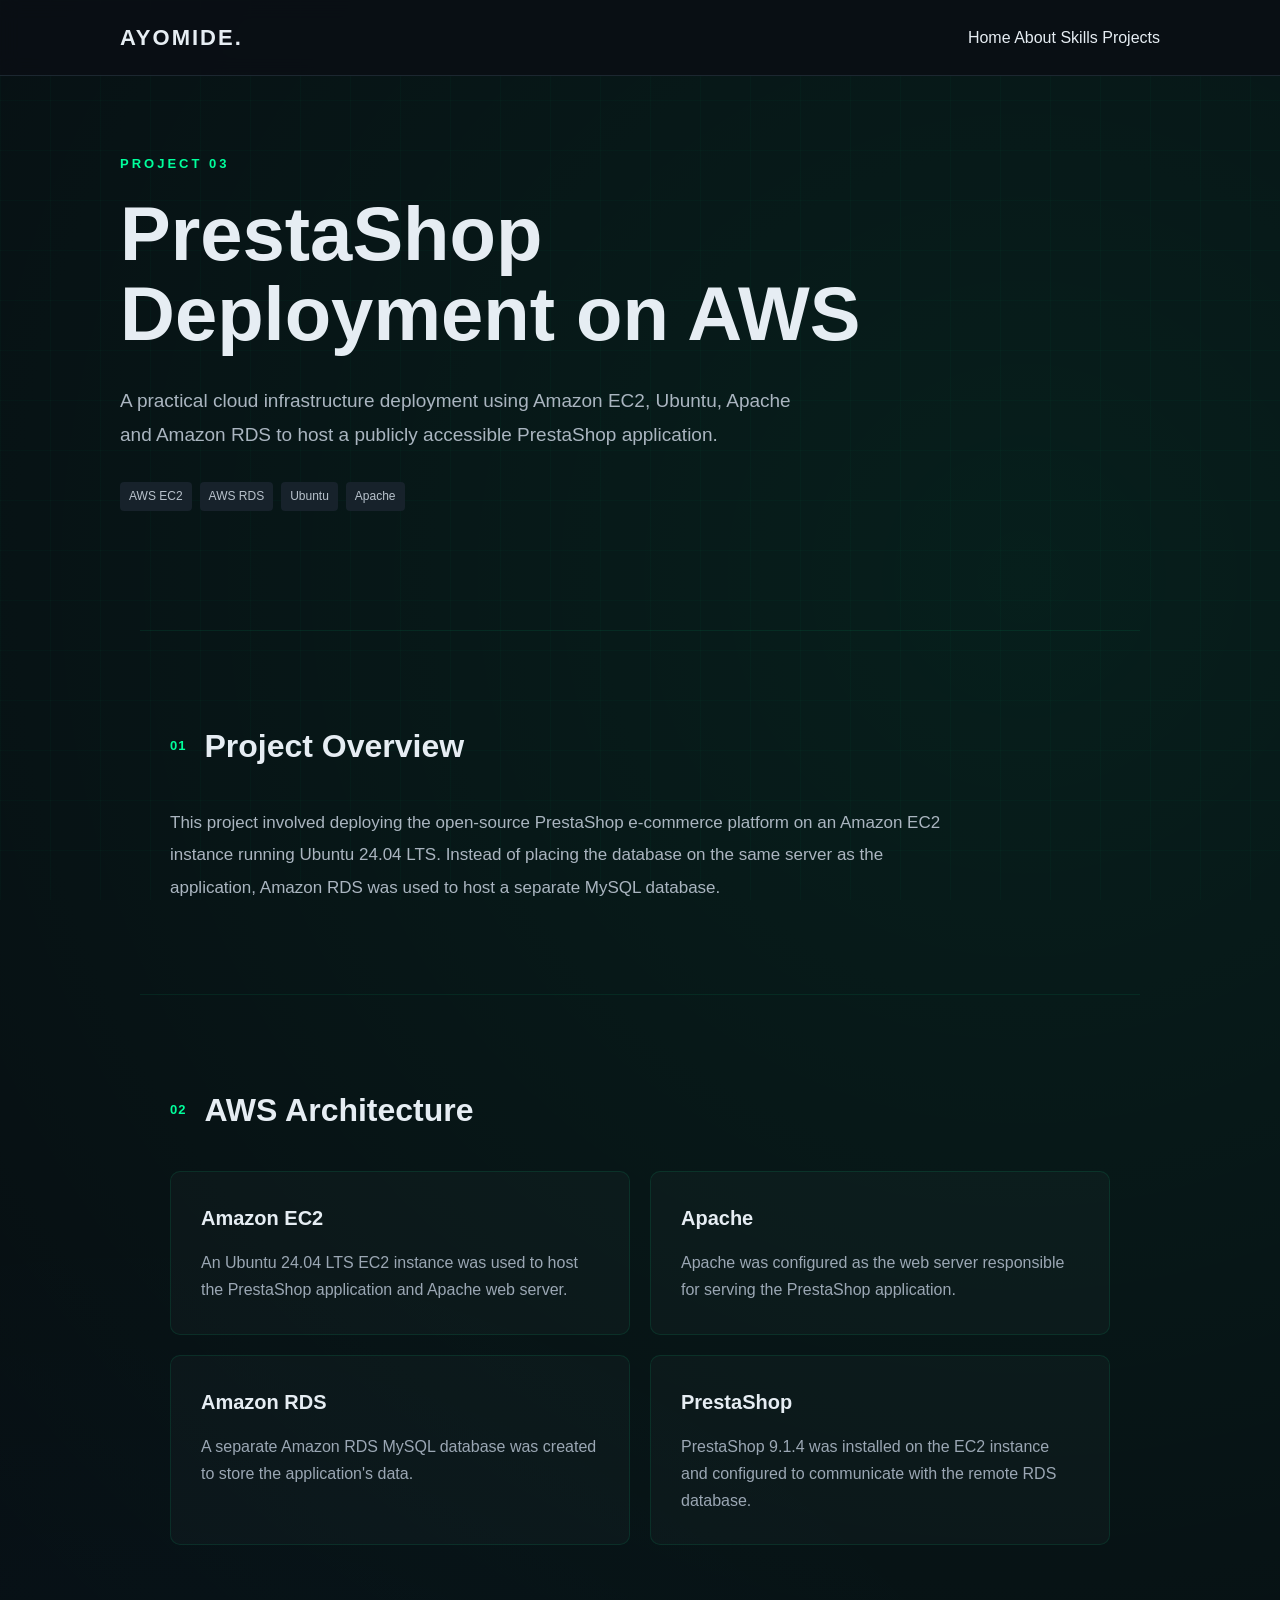
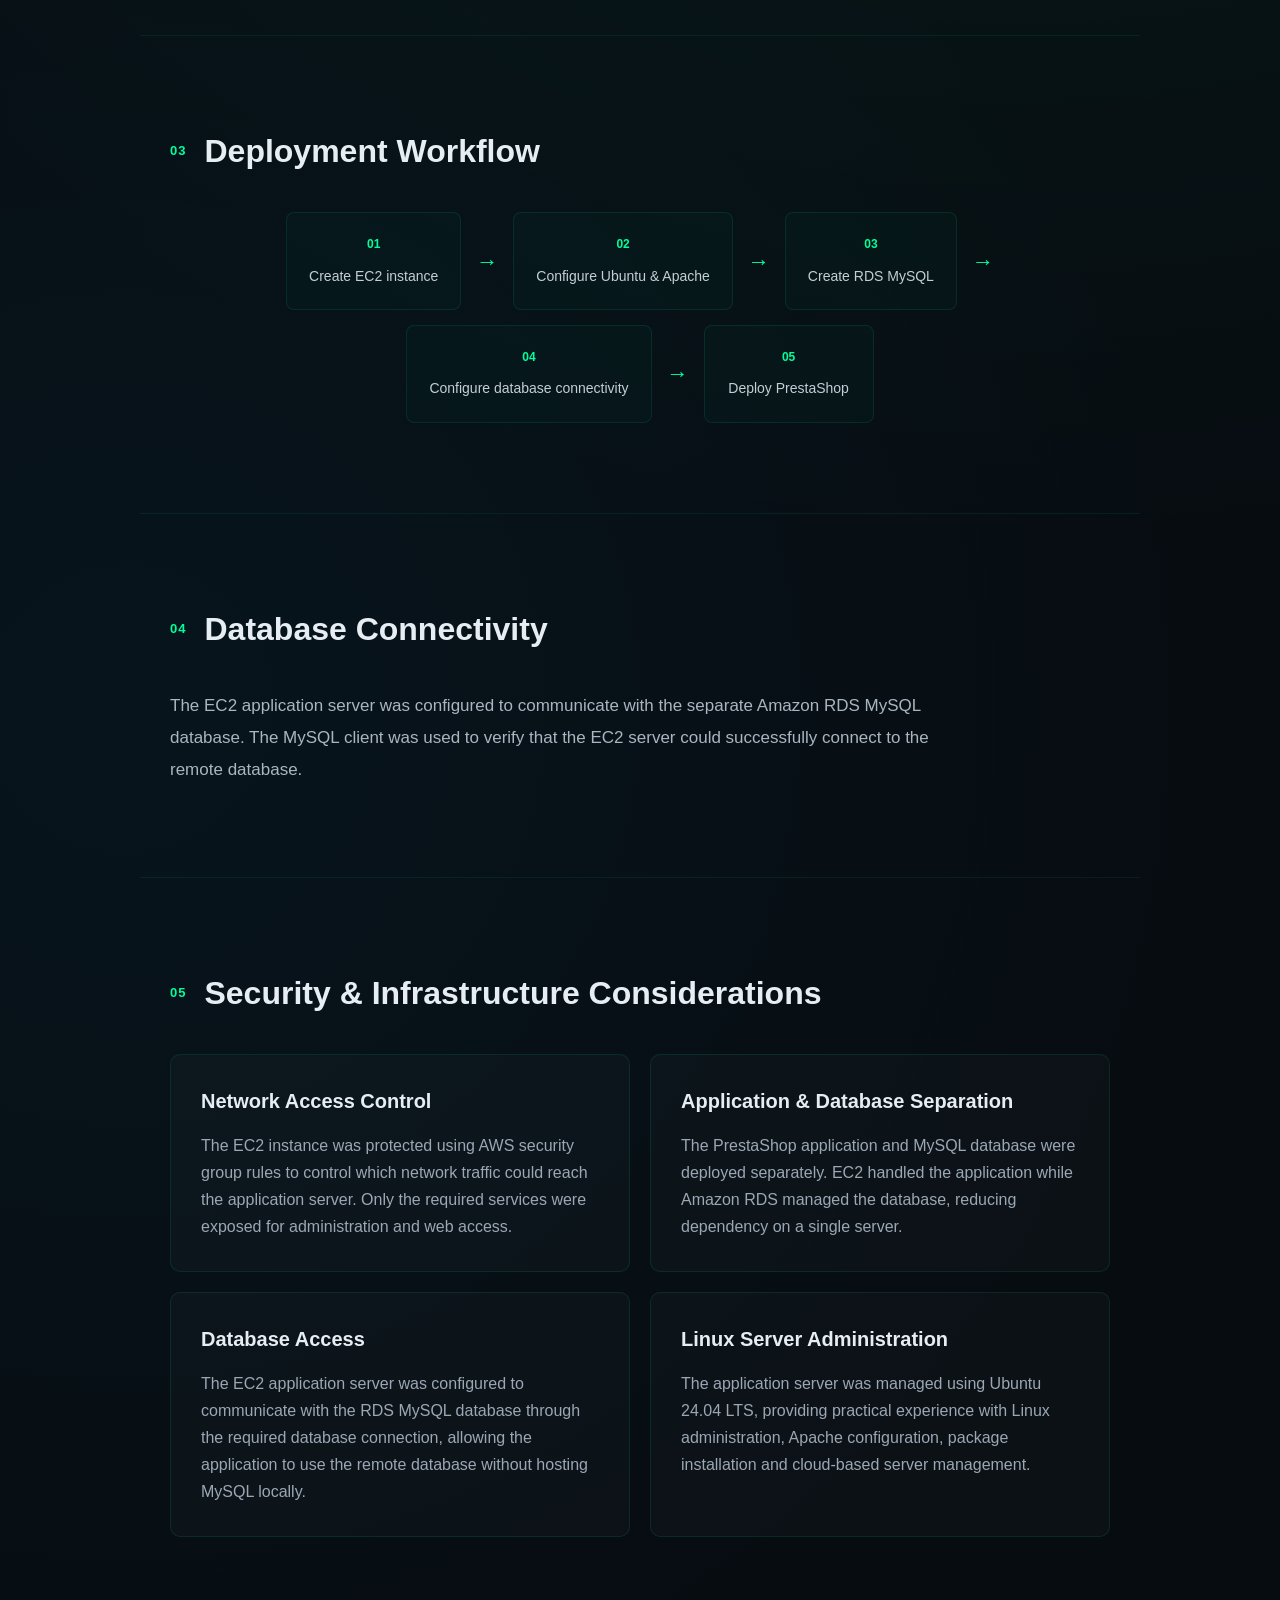
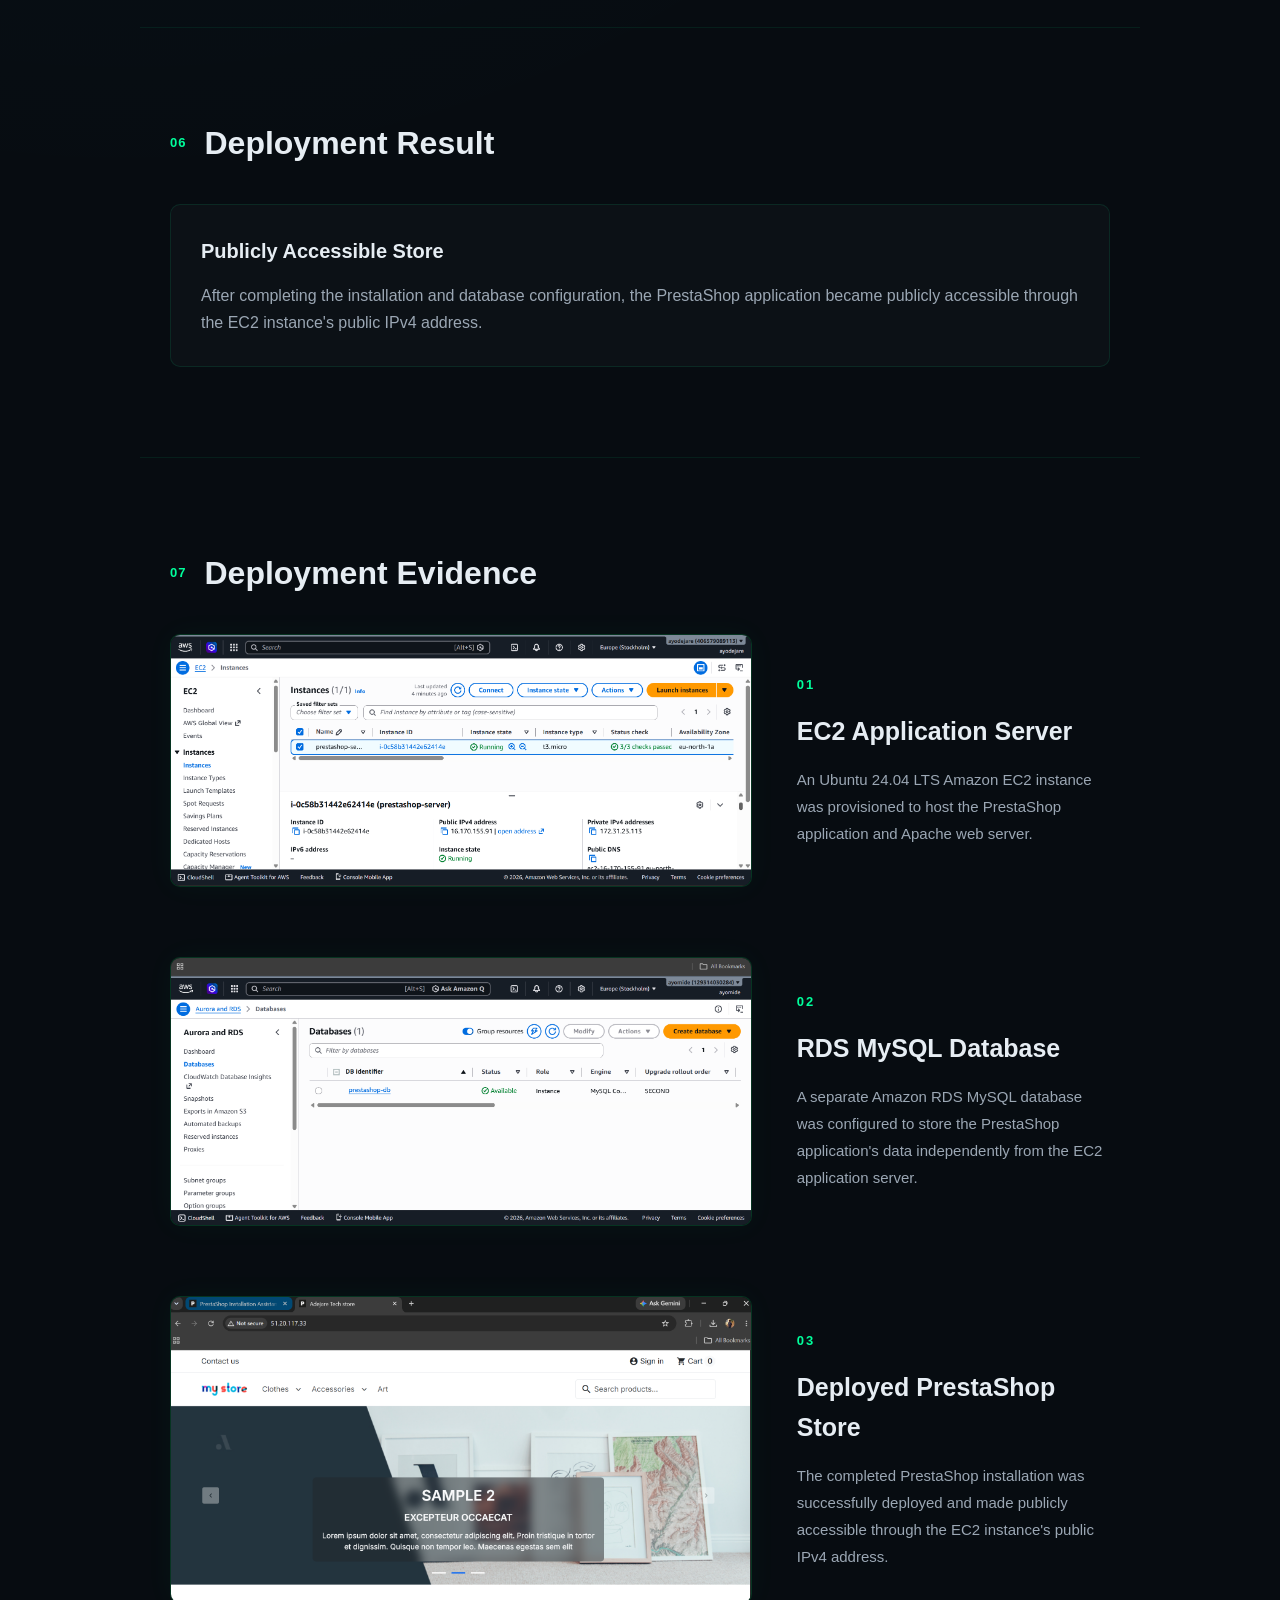
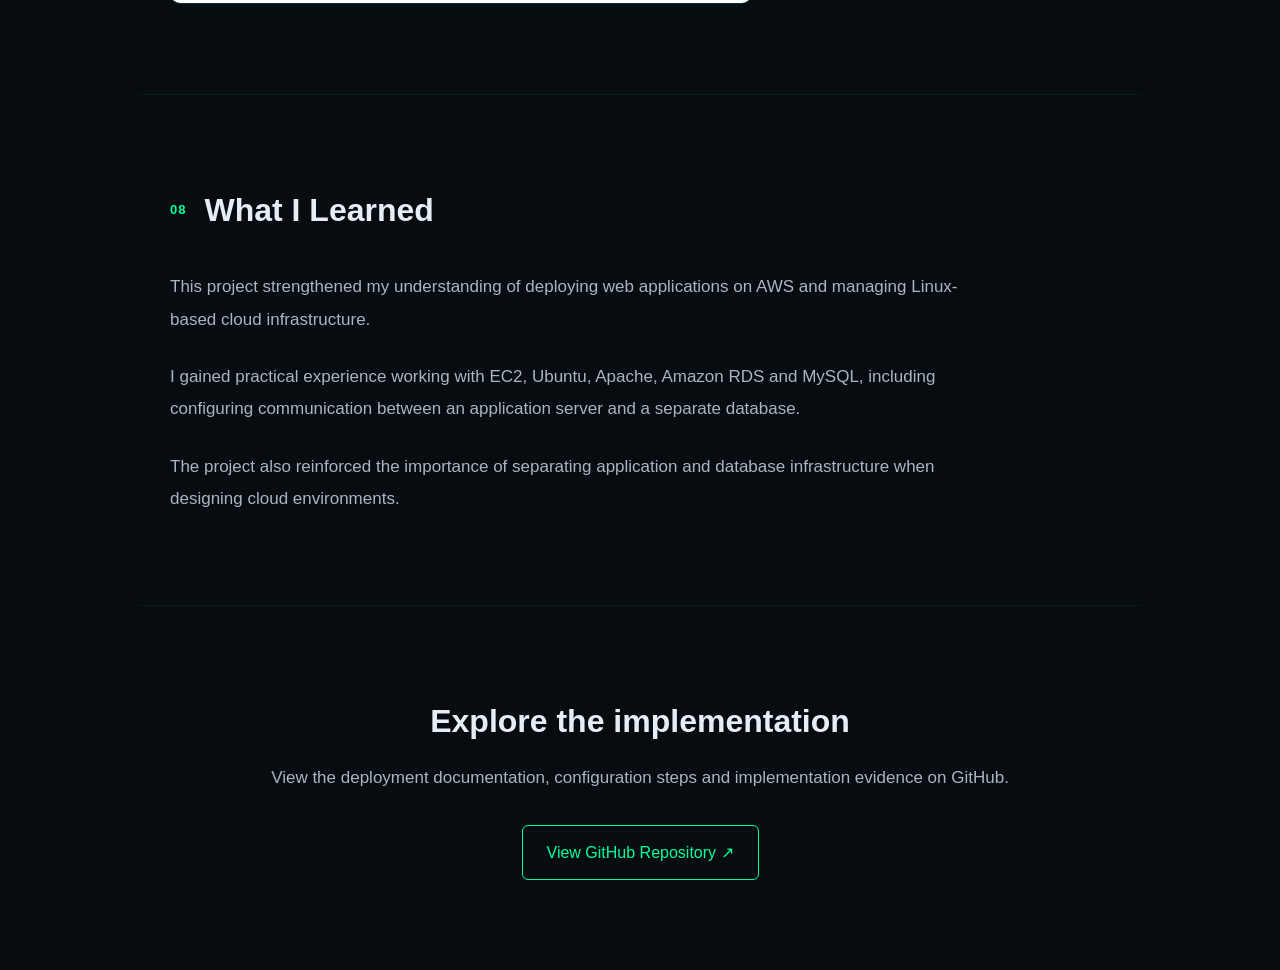
<file: prestashop-aws.html>
<!DOCTYPE html>
<html lang="en">

<head>

    <meta charset="UTF-8">

    <meta name="viewport"
          content="width=device-width, initial-scale=1.0">

    <title>PrestaShop Deployment on AWS | Ayomide Adejare</title>

    <link rel="stylesheet" href="styles.css">

</head>


<body>

    <!-- Navigation -->

    <header>

        <nav>

            <a href="index.html" class="logo">
                AYOMIDE.
            </a>

            <div class="nav-links">

                <a href="index.html">Home</a>
                <a href="index.html#about">About</a>
                <a href="index.html#skills">Skills</a>
                <a href="index.html#projects">Projects</a>

            </div>

        </nav>

    </header>


    <main>

        <!-- Project Hero -->

        <section class="project-hero">

            <div class="project-hero-content">

                <p class="project-label">
                    PROJECT 03
                </p>

                <h1>
                    PrestaShop
                    Deployment on AWS
                </h1>

                <p class="project-intro">
                    A practical cloud infrastructure deployment
                    using Amazon EC2, Ubuntu, Apache and Amazon
                    RDS to host a publicly accessible PrestaShop
                    application.
                </p>

                <div class="project-tags">

                    <span>AWS EC2</span>
                    <span>AWS RDS</span>
                    <span>Ubuntu</span>
                    <span>Apache</span>

                </div>

            </div>

        </section>


        <!-- Overview -->

        <section class="case-study-section">

            <div class="case-study-heading">

                <span>01</span>

                <h2>Project Overview</h2>

            </div>

            <p>
                This project involved deploying the open-source
                PrestaShop e-commerce platform on an Amazon EC2
                instance running Ubuntu 24.04 LTS.

                Instead of placing the database on the same
                server as the application, Amazon RDS was used
                to host a separate MySQL database.
            </p>

        </section>


        <!-- Architecture -->

        <section class="case-study-section">

            <div class="case-study-heading">

                <span>02</span>

                <h2>AWS Architecture</h2>

            </div>

            <div class="case-study-grid">

                <div class="case-study-card">

                    <h3>Amazon EC2</h3>

                    <p>
                        An Ubuntu 24.04 LTS EC2 instance was used
                        to host the PrestaShop application and
                        Apache web server.
                    </p>

                </div>


                <div class="case-study-card">

                    <h3>Apache</h3>

                    <p>
                        Apache was configured as the web server
                        responsible for serving the PrestaShop
                        application.
                    </p>

                </div>


                <div class="case-study-card">

                    <h3>Amazon RDS</h3>

                    <p>
                        A separate Amazon RDS MySQL database was
                        created to store the application's data.
                    </p>

                </div>


                <div class="case-study-card">

                    <h3>PrestaShop</h3>

                    <p>
                        PrestaShop 9.1.4 was installed on the
                        EC2 instance and configured to communicate
                        with the remote RDS database.
                    </p>

                </div>

            </div>

        </section>


        <!-- Deployment Workflow -->

        <section class="case-study-section">

            <div class="case-study-heading">

                <span>03</span>

                <h2>Deployment Workflow</h2>

            </div>

            <div class="workflow">

                <div class="workflow-step">

                    <span>01</span>

                    <p>
                        Create EC2 instance
                    </p>

                </div>

                <div class="workflow-arrow">→</div>


                <div class="workflow-step">

                    <span>02</span>

                    <p>
                        Configure Ubuntu & Apache
                    </p>

                </div>

                <div class="workflow-arrow">→</div>


                <div class="workflow-step">

                    <span>03</span>

                    <p>
                        Create RDS MySQL
                    </p>

                </div>

                <div class="workflow-arrow">→</div>


                <div class="workflow-step">

                    <span>04</span>

                    <p>
                        Configure database connectivity
                    </p>

                </div>

                <div class="workflow-arrow">→</div>


                <div class="workflow-step">

                    <span>05</span>

                    <p>
                        Deploy PrestaShop
                    </p>

                </div>

            </div>

        </section>

        
        <!-- Database Connectivity -->

        <section class="case-study-section">

            <div class="case-study-heading">

                <span>04</span>

                <h2>Database Connectivity</h2>

            </div>

            <p>
                The EC2 application server was configured to
                communicate with the separate Amazon RDS MySQL
                database.

                The MySQL client was used to verify that the
                EC2 server could successfully connect to the
                remote database.
            </p>

        </section>

        <!-- Security & Infrastructure Considerations -->

        <section class="case-study-section">

            <div class="case-study-heading">

                <span>05</span>

                <h2>Security & Infrastructure Considerations</h2>

            </div>

            <div class="case-study-grid">

                <div class="case-study-card">

                    <h3>Network Access Control</h3>

                    <p>
                        The EC2 instance was protected using AWS security
                        group rules to control which network traffic could
                        reach the application server. Only the required
                        services were exposed for administration and
                        web access.
                    </p>

                </div>


                <div class="case-study-card">

                    <h3>Application & Database Separation</h3>

                    <p>
                        The PrestaShop application and MySQL database were
                        deployed separately. EC2 handled the application
                        while Amazon RDS managed the database, reducing
                        dependency on a single server.
                    </p>

                </div>


                <div class="case-study-card">

                    <h3>Database Access</h3>

                    <p>
                        The EC2 application server was configured to
                        communicate with the RDS MySQL database through
                        the required database connection, allowing the
                        application to use the remote database without
                        hosting MySQL locally.
                    </p>

                </div>


                <div class="case-study-card">

                    <h3>Linux Server Administration</h3>

                    <p>
                        The application server was managed using Ubuntu
                        24.04 LTS, providing practical experience with
                        Linux administration, Apache configuration,
                        package installation and cloud-based server
                        management.
                    </p>

                </div>

            </div>

        </section>

        <!-- Deployment Result -->

        <section class="case-study-section">

            <div class="case-study-heading">

                <span>06</span>

                <h2>Deployment Result</h2>

            </div>

            <div class="case-study-card">

                <h3>Publicly Accessible Store</h3>

                <p>
                    After completing the installation and
                    database configuration, the PrestaShop
                    application became publicly accessible
                    through the EC2 instance's public IPv4
                    address.
                </p>

            </div>

        </section>


        <!-- Deployment Evidence -->

        <section class="case-study-section">

            <div class="case-study-heading">

                <span>07</span>

                <h2>Deployment Evidence</h2>

            </div>


            <!-- Evidence 01 -->

            <div class="evidence-item">

                <div class="evidence-image">

                    <img
                        src="images/ec2-instance.png"
                        alt="AWS EC2 instance hosting the PrestaShop application"
                    >

                </div>

                <div class="evidence-content">

                    <span class="evidence-number">01</span>

                    <h3>EC2 Application Server</h3>

                    <p>
                        An Ubuntu 24.04 LTS Amazon EC2 instance
                        was provisioned to host the PrestaShop
                        application and Apache web server.
                    </p>

                </div>

            </div>


            <!-- Evidence 02 -->

            <div class="evidence-item">

                <div class="evidence-image">

                    <img
                        src="images/rds-database.png"
                        alt="Amazon RDS MySQL database used by PrestaShop"
                    >

                </div>

                <div class="evidence-content">

                    <span class="evidence-number">02</span>

                    <h3>RDS MySQL Database</h3>

                    <p>
                        A separate Amazon RDS MySQL database
                        was configured to store the PrestaShop
                        application's data independently from
                        the EC2 application server.
                    </p>

                </div>

            </div>


            <!-- Evidence 03 -->

            <div class="evidence-item">

                <div class="evidence-image">

                    <img
                        src="images/prestashop-store.png"
                        alt="Publicly accessible PrestaShop store"
                    >

                </div>

                <div class="evidence-content">

                    <span class="evidence-number">03</span>

                    <h3>Deployed PrestaShop Store</h3>

                    <p>
                        The completed PrestaShop installation was
                        successfully deployed and made publicly
                        accessible through the EC2 instance's
                        public IPv4 address.
                    </p>

                </div>

            </div>

        </section>


        <!-- What I Learned -->

        <section class="case-study-section">

            <div class="case-study-heading">

                <span>08</span>

                <h2>What I Learned</h2>

            </div>

            <div class="learning-content">

                <p>
                    This project strengthened my understanding
                    of deploying web applications on AWS and
                    managing Linux-based cloud infrastructure.
                </p>

                <p>
                    I gained practical experience working with
                    EC2, Ubuntu, Apache, Amazon RDS and MySQL,
                    including configuring communication between
                    an application server and a separate database.
                </p>

                <p>
                    The project also reinforced the importance
                    of separating application and database
                    infrastructure when designing cloud
                    environments.
                </p>

            </div>

        </section>


        <!-- GitHub -->

        <section class="case-study-section case-study-footer">

            <h2>
                Explore the implementation
            </h2>

            <p>
                View the deployment documentation, configuration
                steps and implementation evidence on GitHub.
            </p>

            <a
                href="https://github.com/AyomideADEJARE1/PrestaShop-Deployment-on-AWS"
                target="_blank"
                rel="noopener noreferrer"
                class="case-study-button"
            >
                View GitHub Repository ↗
            </a>

        </section>

    </main>


    <script src="script.js"></script>

</body>

</html>
</file>
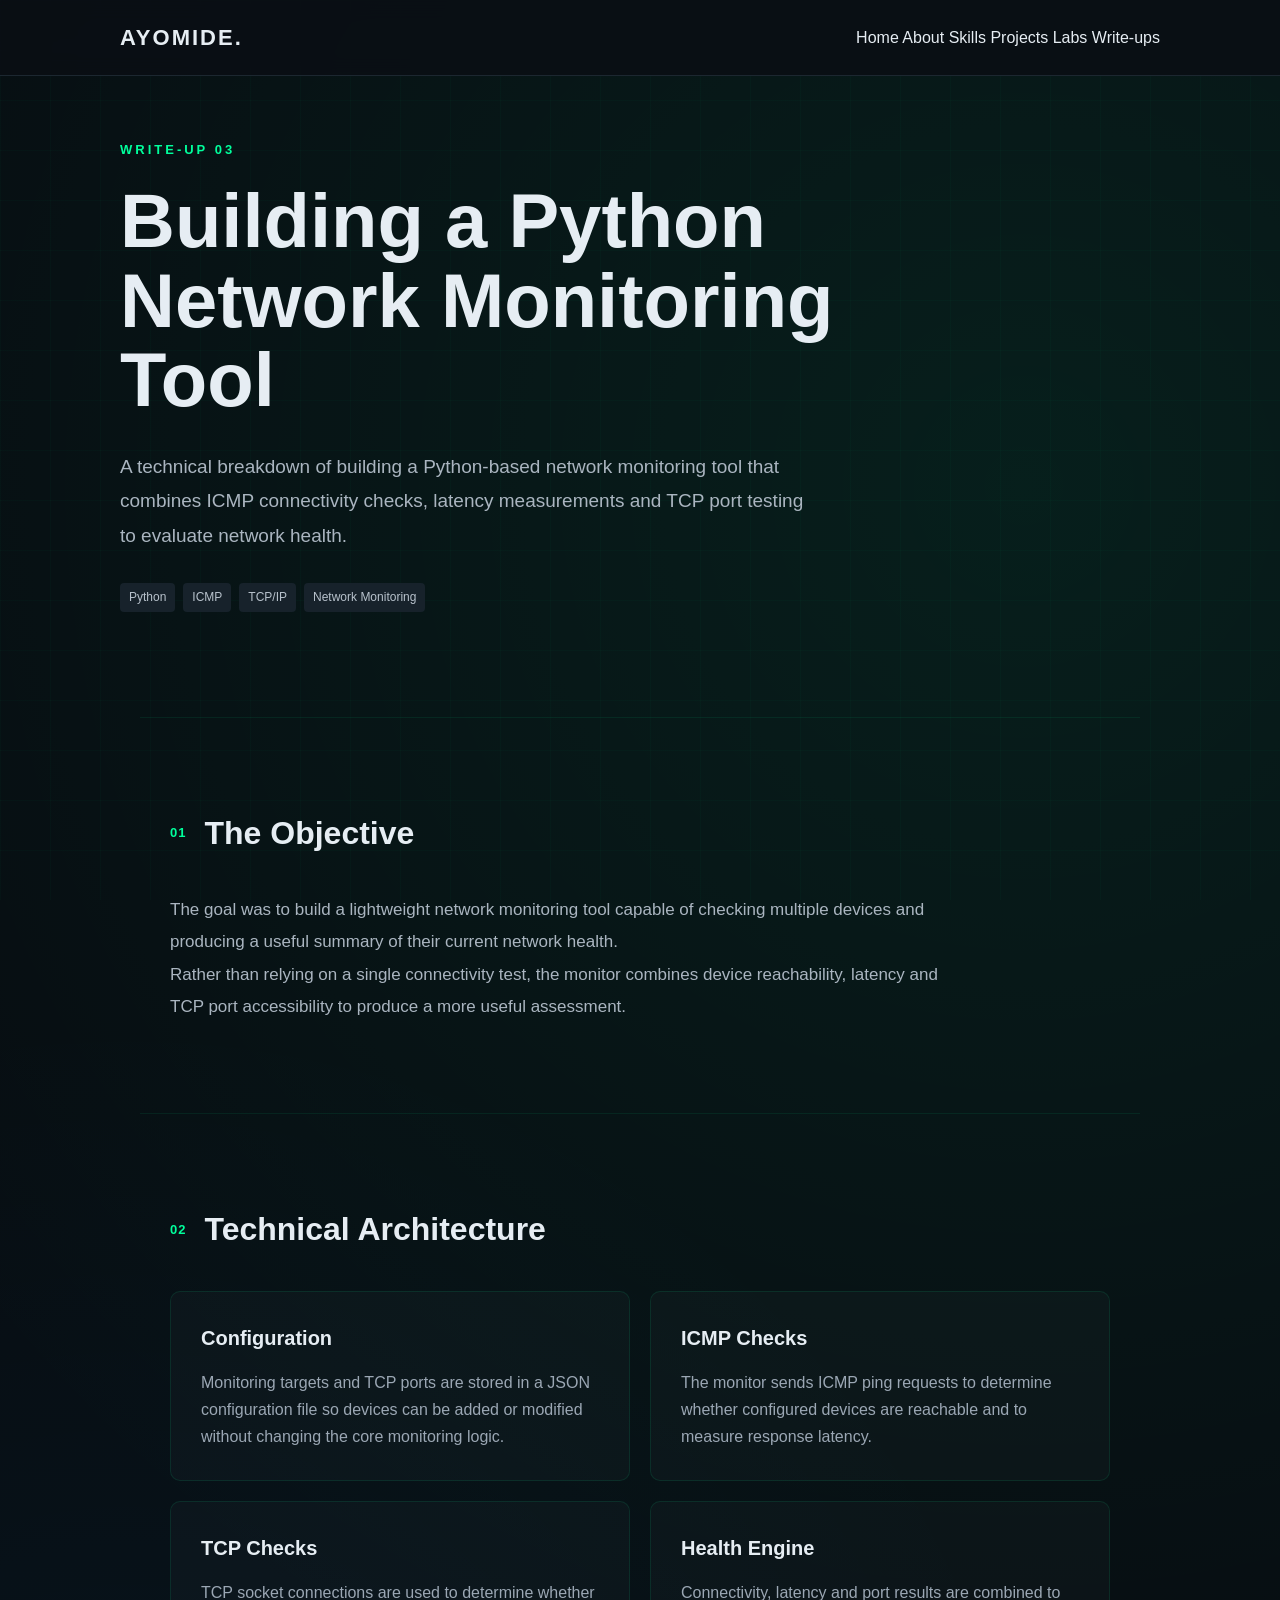
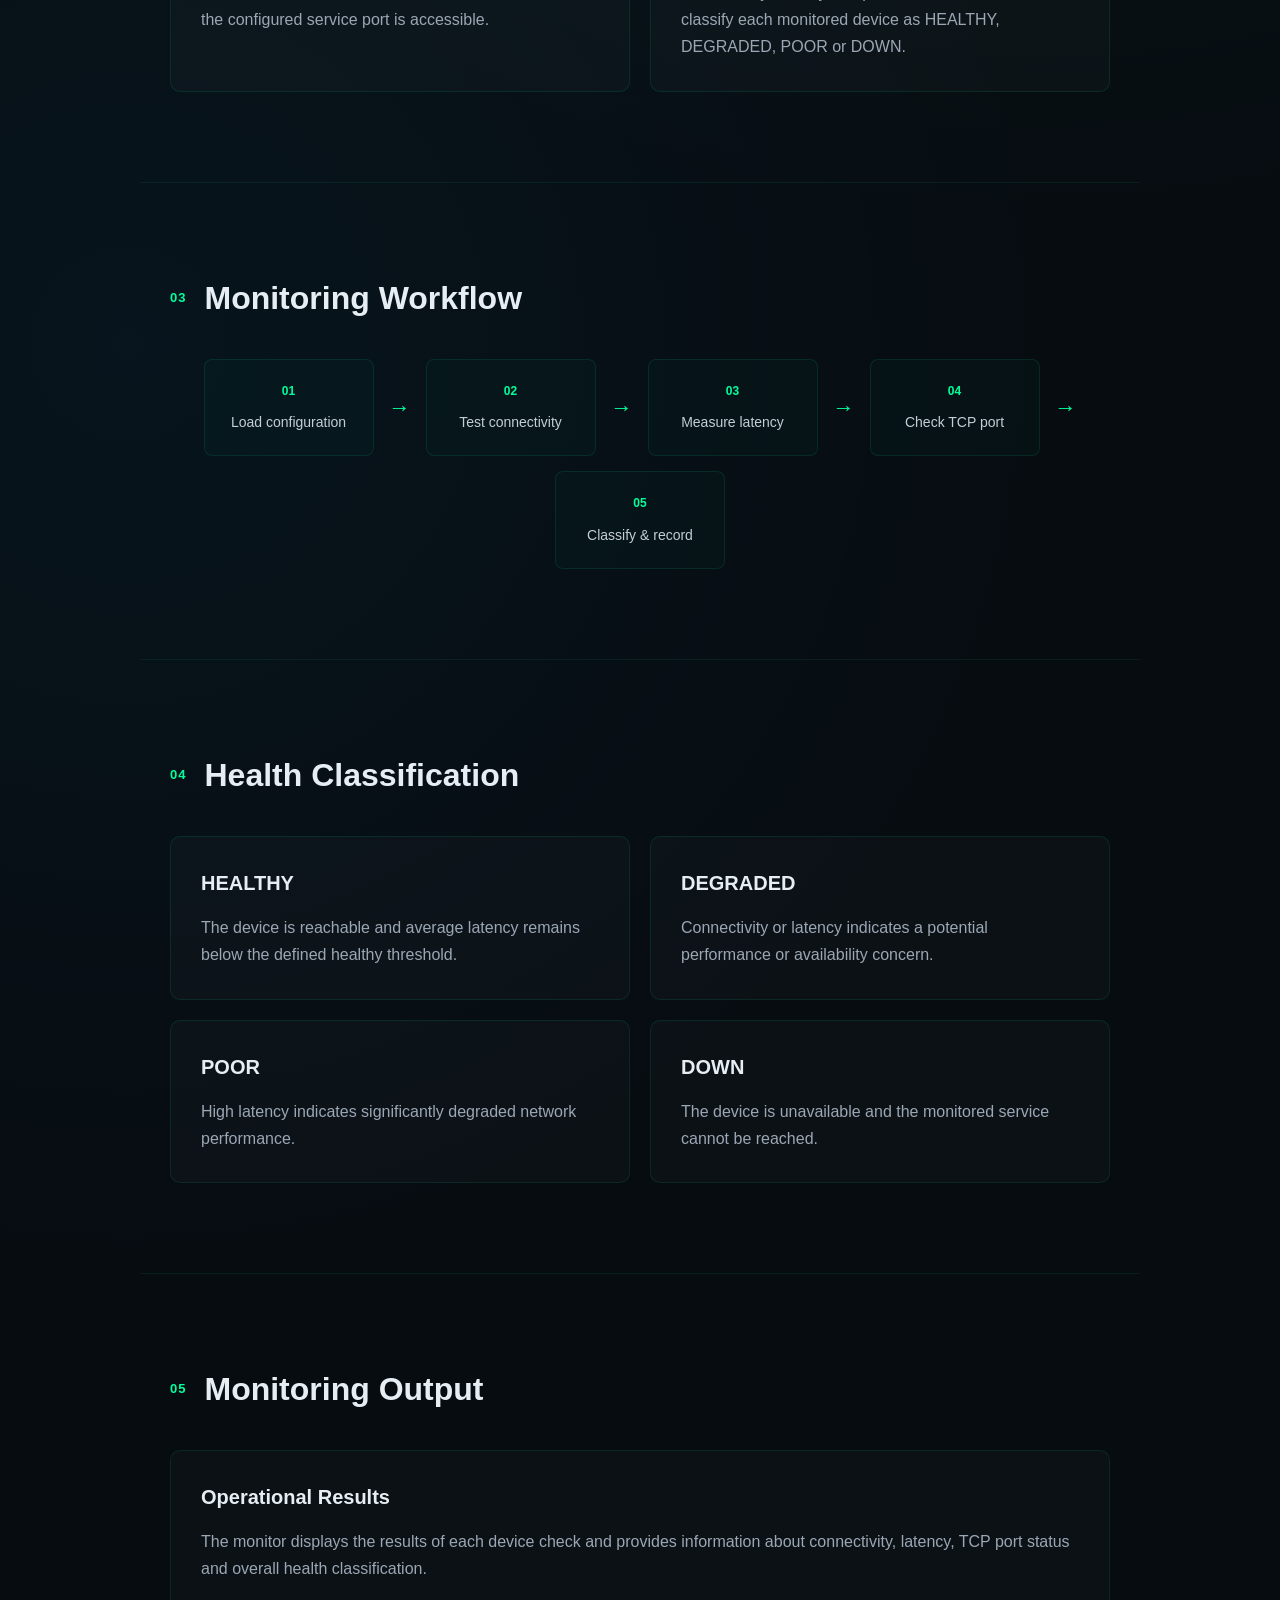
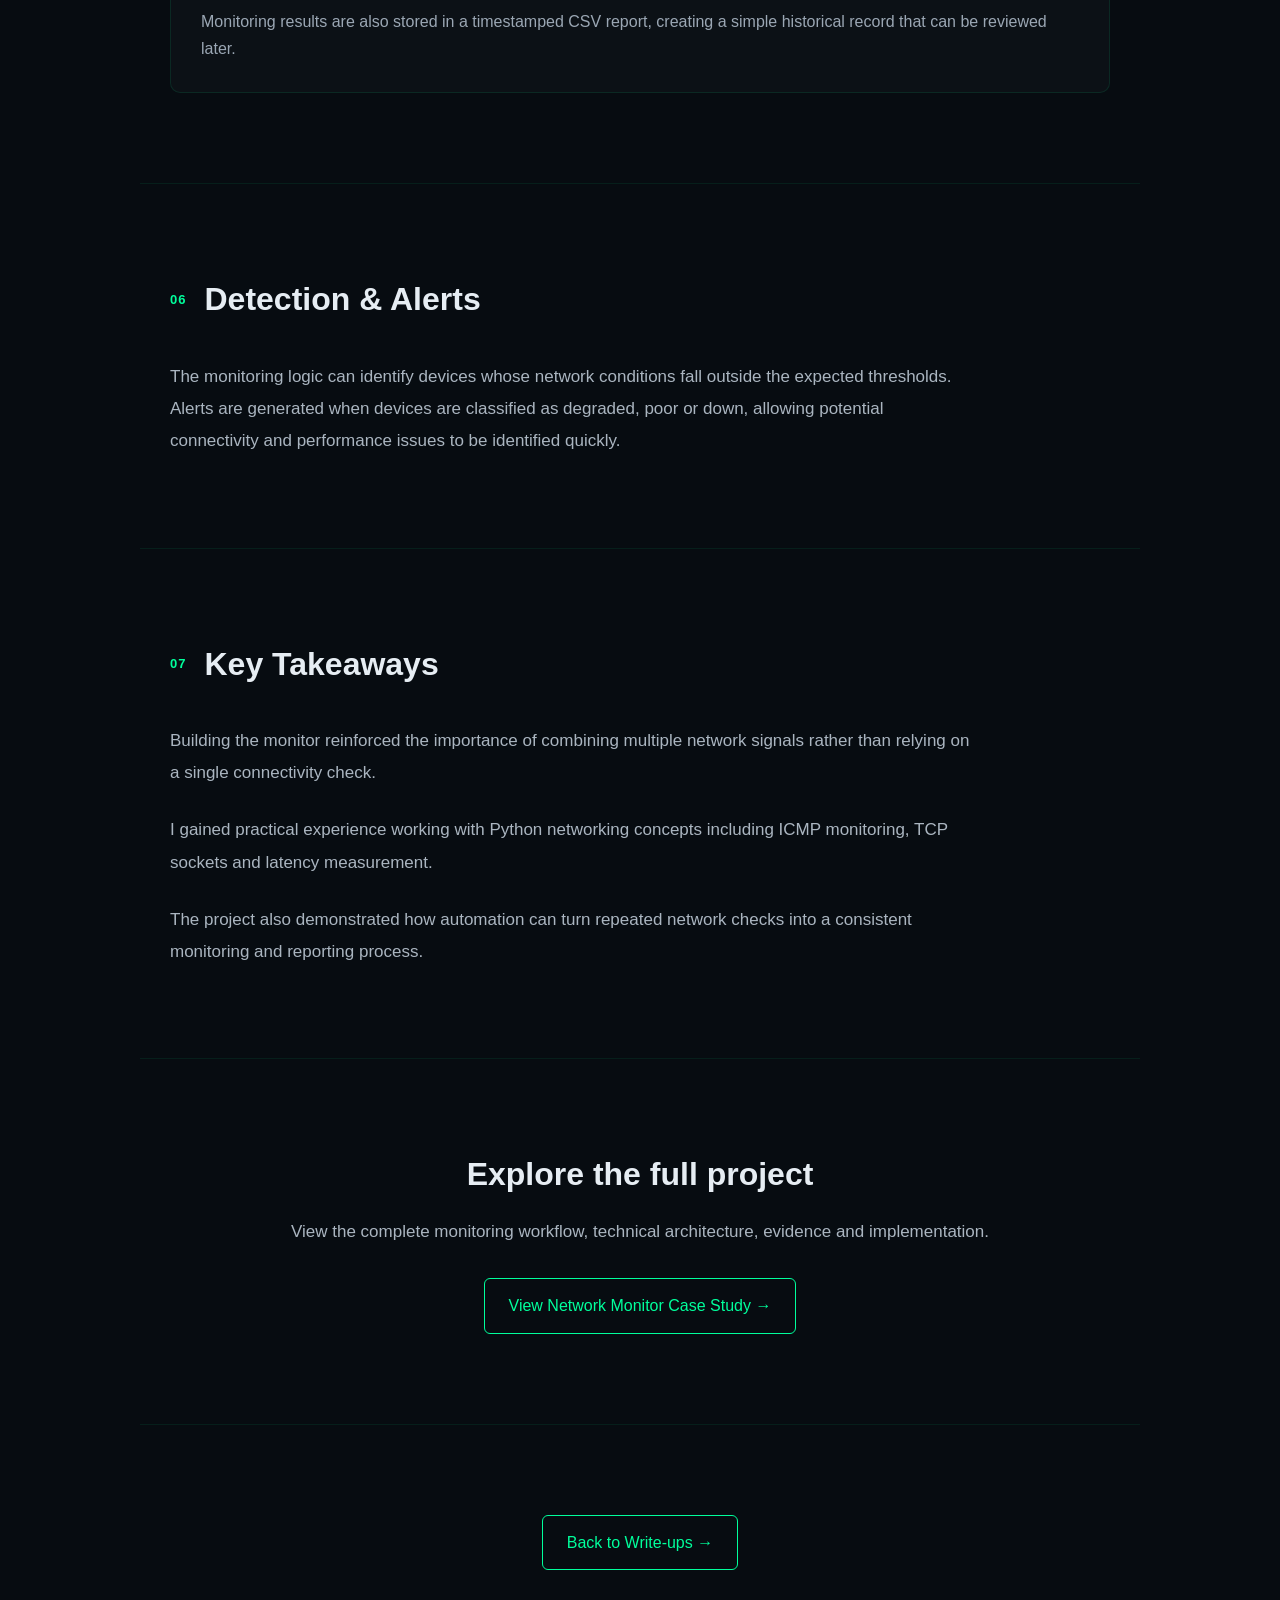
<file: python-network-monitoring.html>
<!DOCTYPE html>
<html lang="en">

<head>

    <meta charset="UTF-8">

    <meta name="viewport"
          content="width=device-width, initial-scale=1.0">

    <title>Building a Python Network Monitoring Tool | Ayomide Adejare</title>

    <link rel="stylesheet" href="styles.css">

</head>


<body>

    <!-- Navigation -->

    <header>

        <nav>

            <a href="index.html" class="logo">
                AYOMIDE.
            </a>

            <div class="nav-links">

                <a href="index.html">Home</a>
                <a href="index.html#about">About</a>
                <a href="index.html#skills">Skills</a>
                <a href="index.html#projects">Projects</a>
                <a href="index.html#labs">Labs</a>
                <a href="index.html#writeups">Write-ups</a>

            </div>

        </nav>

    </header>


    <main>

        <!-- Write-up Hero -->

        <section class="project-hero">

            <div class="project-hero-content">

                <p class="project-label">
                    WRITE-UP 03
                </p>

                <h1>
                    Building a Python
                    Network Monitoring Tool
                </h1>

                <p class="project-intro">
                    A technical breakdown of building a Python-based
                    network monitoring tool that combines ICMP
                    connectivity checks, latency measurements and
                    TCP port testing to evaluate network health.
                </p>

                <div class="project-tags">

                    <span>Python</span>
                    <span>ICMP</span>
                    <span>TCP/IP</span>
                    <span>Network Monitoring</span>

                </div>

            </div>

        </section>


        <!-- Objective -->

        <section class="case-study-section">

            <div class="case-study-heading">

                <span>01</span>

                <h2>The Objective</h2>

            </div>

            <p>
                The goal was to build a lightweight network monitoring
                tool capable of checking multiple devices and producing
                a useful summary of their current network health.
            </p>

            <p>
                Rather than relying on a single connectivity test,
                the monitor combines device reachability, latency
                and TCP port accessibility to produce a more useful
                assessment.
            </p>

        </section>


        <!-- Architecture -->

        <section class="case-study-section">

            <div class="case-study-heading">

                <span>02</span>

                <h2>Technical Architecture</h2>

            </div>

            <div class="case-study-grid">

                <div class="case-study-card">

                    <h3>Configuration</h3>

                    <p>
                        Monitoring targets and TCP ports are stored
                        in a JSON configuration file so devices can
                        be added or modified without changing the
                        core monitoring logic.
                    </p>

                </div>


                <div class="case-study-card">

                    <h3>ICMP Checks</h3>

                    <p>
                        The monitor sends ICMP ping requests to
                        determine whether configured devices are
                        reachable and to measure response latency.
                    </p>

                </div>


                <div class="case-study-card">

                    <h3>TCP Checks</h3>

                    <p>
                        TCP socket connections are used to determine
                        whether the configured service port is
                        accessible.
                    </p>

                </div>


                <div class="case-study-card">

                    <h3>Health Engine</h3>

                    <p>
                        Connectivity, latency and port results are
                        combined to classify each monitored device
                        as HEALTHY, DEGRADED, POOR or DOWN.
                    </p>

                </div>

            </div>

        </section>


        <!-- Monitoring Workflow -->

        <section class="case-study-section">

            <div class="case-study-heading">

                <span>03</span>

                <h2>Monitoring Workflow</h2>

            </div>

            <div class="workflow">

                <div class="workflow-step">

                    <span>01</span>

                    <p>
                        Load configuration
                    </p>

                </div>

                <div class="workflow-arrow">→</div>


                <div class="workflow-step">

                    <span>02</span>

                    <p>
                        Test connectivity
                    </p>

                </div>

                <div class="workflow-arrow">→</div>


                <div class="workflow-step">

                    <span>03</span>

                    <p>
                        Measure latency
                    </p>

                </div>

                <div class="workflow-arrow">→</div>


                <div class="workflow-step">

                    <span>04</span>

                    <p>
                        Check TCP port
                    </p>

                </div>

                <div class="workflow-arrow">→</div>


                <div class="workflow-step">

                    <span>05</span>

                    <p>
                        Classify & record
                    </p>

                </div>

            </div>

        </section>


        <!-- Health Classification -->

        <section class="case-study-section">

            <div class="case-study-heading">

                <span>04</span>

                <h2>Health Classification</h2>

            </div>

            <div class="case-study-grid">

                <div class="case-study-card">

                    <h3>HEALTHY</h3>

                    <p>
                        The device is reachable and average
                        latency remains below the defined
                        healthy threshold.
                    </p>

                </div>


                <div class="case-study-card">

                    <h3>DEGRADED</h3>

                    <p>
                        Connectivity or latency indicates a
                        potential performance or availability
                        concern.
                    </p>

                </div>


                <div class="case-study-card">

                    <h3>POOR</h3>

                    <p>
                        High latency indicates significantly
                        degraded network performance.
                    </p>

                </div>


                <div class="case-study-card">

                    <h3>DOWN</h3>

                    <p>
                        The device is unavailable and the
                        monitored service cannot be reached.
                    </p>

                </div>

            </div>

        </section>


        <!-- Output -->

        <section class="case-study-section">

            <div class="case-study-heading">

                <span>05</span>

                <h2>Monitoring Output</h2>

            </div>

            <div class="case-study-card">

                <h3>Operational Results</h3>

                <p>
                    The monitor displays the results of each
                    device check and provides information about
                    connectivity, latency, TCP port status and
                    overall health classification.
                </p>

                <br>

                <p>
                    Monitoring results are also stored in a
                    timestamped CSV report, creating a simple
                    historical record that can be reviewed later.
                </p>

            </div>

        </section>


        <!-- Detection & Alerts -->

        <section class="case-study-section">

            <div class="case-study-heading">

                <span>06</span>

                <h2>Detection & Alerts</h2>

            </div>

            <p>
                The monitoring logic can identify devices whose
                network conditions fall outside the expected
                thresholds.
            </p>

            <p>
                Alerts are generated when devices are classified
                as degraded, poor or down, allowing potential
                connectivity and performance issues to be
                identified quickly.
            </p>

        </section>


        <!-- Lessons -->

        <section class="case-study-section">

            <div class="case-study-heading">

                <span>07</span>

                <h2>Key Takeaways</h2>

            </div>

            <div class="learning-content">

                <p>
                    Building the monitor reinforced the importance
                    of combining multiple network signals rather
                    than relying on a single connectivity check.
                </p>

                <p>
                    I gained practical experience working with
                    Python networking concepts including ICMP
                    monitoring, TCP sockets and latency measurement.
                </p>

                <p>
                    The project also demonstrated how automation
                    can turn repeated network checks into a
                    consistent monitoring and reporting process.
                </p>

            </div>

        </section>


        <!-- Related Project -->

        <section class="case-study-section case-study-footer">

            <h2>
                Explore the full project
            </h2>

            <p>
                View the complete monitoring workflow, technical
                architecture, evidence and implementation.
            </p>

            <a
                href="network-monitor.html"
                class="case-study-button"
            >
                View Network Monitor Case Study →
            </a>

        </section>


        <!-- Back to Write-ups -->

        <section class="case-study-section case-study-footer">

            <a
                href="index.html#writeups"
                class="case-study-button"
            >
                Back to Write-ups →
            </a>

        </section>

    </main>


    <script src="script.js"></script>

</body>

</html>
</file>
<file: styles.css>
/* ================================
   GLOBAL STYLES
================================ */

* {
    margin: 0;
    padding: 0;
    box-sizing: border-box;
}

html {
    scroll-behavior: smooth;
}

body {
    font-family: Arial, Helvetica, sans-serif;
    background:
        radial-gradient(
            circle at 80% 10%,
            rgba(0, 255, 156, 0.08),
            transparent 30%
        ),
        radial-gradient(
            circle at 10% 40%,
            rgba(0, 180, 255, 0.05),
            transparent 30%
        ),
        #070c11;

    color: #e6edf3;
    line-height: 1.6;

    position: relative;
}
a {
    color: inherit;
    text-decoration: none;
}

section {
    scroll-margin-top: 80px;
}


/* ================================
   NAVIGATION
================================ */

header {
    position: fixed;
    top: 0;
    width: 100%;
    z-index: 1000;

    background: rgba(10, 15, 20, 0.9);
    backdrop-filter: blur(10px);

    border-bottom: 1px solid #1c2730;
}

nav {
    max-width: 1100px;
    margin: auto;

    padding: 20px 30px;

    display: flex;
    justify-content: space-between;
    align-items: center;
}

.logo {
    font-size: 22px;
    font-weight: bold;
    letter-spacing: 2px;
}

.logo span {
    color: #00ff9c;
}

nav ul {
    list-style: none;

    display: flex;
    gap: 30px;
}

nav ul li a {
    color: #9ba7b4;
    font-size: 14px;

    transition: 0.3s;
}

nav ul li a:hover {
    color: #00ff9c;
}


/* ================================
   HERO
================================ */

.hero {
    min-height: 92vh;

    display: flex;
    align-items: center;

    position: relative;
    overflow: hidden;

    max-width: 1100px;
    margin: auto;

    padding: 120px 30px 80px;
}

.hero-content {
    max-width: 780px;
    position: relative;
    z-index: 2;
}
.eyebrow {
    color: #00ff9c;

    font-size: 13px;
    font-weight: bold;

    letter-spacing: 3px;

    margin-bottom: 20px;
}

.hero h1 {
    font-size: clamp(45px, 7vw, 80px);

    line-height: 1.05;

    margin-bottom: 30px;
}

.hero h1 span {
    color: #00ff9c;
}

.hero-description {
    max-width: 620px;

    color: #9ba7b4;

    font-size: 18px;
    line-height: 1.8;

    margin-bottom: 35px;
}

/* ================================
   BUTTONS
================================ */

.hero-buttons {
    display: flex;
    gap: 15px;

    flex-wrap: wrap;
}

.btn {
    display: inline-block;

    padding: 13px 24px;

    border-radius: 5px;

    font-weight: bold;

    transition: 0.3s;
}

.primary-btn {
    background: #00ff9c;
    color: #06100c;
}

.primary-btn:hover {
    transform: translateY(-3px);

    box-shadow: 0 10px 30px rgba(0, 255, 156, 0.2);
}

.secondary-btn {
    border: 1px solid #34424e;
    color: #e6edf3;
}

.secondary-btn:hover {
    border-color: #00ff9c;
    color: #00ff9c;
}


/* ================================
   SECTIONS
================================ */

.section {
    max-width: 1100px;

    margin: auto;

    padding: 110px 30px;
}

.section-heading {
    margin-bottom: 50px;
}

.section-heading p {
    color: #00ff9c;

    font-size: 13px;
    font-weight: bold;

    letter-spacing: 2px;

    margin-bottom: 8px;
}

.section-heading h2 {
    font-size: 38px;
}


/* ================================
   ABOUT
================================ */

.about-content {
    max-width: 750px;
}

.about-content p {
    color: #9ba7b4;

    font-size: 18px;
}


/* ================================
   SKILLS
================================ */

.skills-container {
    display: grid;

    grid-template-columns: repeat(5, 1fr);

    gap: 15px;
}

.skill {
    border: 1px solid #26343f;

    padding: 20px;

    text-align: center;

    color: #b8c2cc;

    border-radius: 6px;

    transition: 0.3s;
}

.skill:hover {
    border-color: #00ff9c;

    color: #00ff9c;

    transform: translateY(-4px);
}


/* ================================
   PROJECTS
================================ */

.projects-container {
    display: grid;

    grid-template-columns: repeat(3, 1fr);

    gap: 20px;
}

.project-card {
    background: #0e151c;

    border: 1px solid #26343f;

    padding: 30px;

    border-radius: 8px;

    transition: 0.3s;
}

.project-card:hover {
    transform: translateY(-7px);

    border-color: #00ff9c;

    box-shadow: 0 15px 40px rgba(0, 0, 0, 0.25);
}

.project-number {
    color: #00ff9c;

    font-size: 13px;

    margin-bottom: 20px;
}

.project-card h3 {
    font-size: 22px;

    margin-bottom: 15px;
}

.project-card p {
    color: #9ba7b4;

    margin-bottom: 20px;
}

.project-tags {
    display: flex;

    flex-wrap: wrap;

    gap: 8px;

    margin-bottom: 25px;
}

.project-tags span {
    font-size: 12px;

    padding: 5px 9px;

    background: #17222b;

    border-radius: 4px;

    color: #b8c2cc;
}

.project-card a {
    color: #00ff9c;

    font-size: 14px;

    font-weight: bold;
}


/* ================================
   CONTACT
================================ */

.contact {
    text-align: center;
}

.contact .section-heading {
    margin-bottom: 20px;
}

.contact > p {
    color: #9ba7b4;

    max-width: 600px;

    margin: 0 auto 30px;
}


/* ================================
   FOOTER
================================ */

footer {
    border-top: 1px solid #1c2730;

    text-align: center;

    padding: 30px;

    color: #66737f;

    font-size: 13px;
}


/* ================================
   RESPONSIVE DESIGN
================================ */

@media (max-width: 850px) {

    nav ul {
        gap: 15px;
    }

    .skills-container {
        grid-template-columns: repeat(2, 1fr);
    }

    .projects-container {
        grid-template-columns: 1fr;
    }

}


@media (max-width: 600px) {

    nav {
        padding: 18px 20px;
    }

    nav ul {
        display: none;
    }

    .hero {
        padding-left: 20px;
        padding-right: 20px;
    }

    .section {
        padding-left: 20px;
        padding-right: 20px;
    }

    .hero h1 {
        font-size: 48px;
    }

    .hero-description {
        font-size: 16px;
    }

    .skills-container {
        grid-template-columns: 1fr;
    }

}

/* ================================
   JAVASCRIPT EFFECTS
================================ */

header.scrolled {
    background: rgba(6, 10, 14, 0.97);

    box-shadow: 0 5px 30px rgba(0, 0, 0, 0.25);
}


/* Section reveal animation */

.section {
    opacity: 0;
    transform: translateY(30px);

    transition:
        opacity 0.7s ease,
        transform 0.7s ease;
}

.section.visible {
    opacity: 1;
    transform: translateY(0);
}


/* Keep hero visible immediately */

.hero {
    opacity: 1;
    transform: none;
}

/* ================================
   CYBER GRID BACKGROUND
================================ */

body::before {
    content: "";

    position: fixed;
    inset: 0;

    z-index: -1;

    background-image:
        linear-gradient(
            rgba(0, 255, 156, 0.025) 1px,
            transparent 1px
        ),
        linear-gradient(
            90deg,
            rgba(0, 255, 156, 0.025) 1px,
            transparent 1px
        );

    background-size: 50px 50px;

    pointer-events: none;
}

/* ================================
   NETWORK VISUAL
================================ */

.network-visual {
    position: absolute;

    width: 470px;
    height: 470px;

    right: 0;
    top: 50%;

    transform: translateY(-50%);

    pointer-events: none;

    opacity: 0.85;

    z-index: 1;
}


/* Main digital sphere */

.network-visual::before {
    content: "";

    position: absolute;

    width: 360px;
    height: 360px;

    left: 50%;
    top: 50%;

    transform: translate(-50%, -50%);

    border: 1px solid rgba(0, 255, 156, 0.14);

    border-radius: 50%;

    background:
        radial-gradient(
            circle at 45% 40%,
            rgba(0, 255, 156, 0.08),
            transparent 55%
        );

    box-shadow:
        0 0 60px rgba(0, 255, 156, 0.06),
        0 0 120px rgba(0, 255, 156, 0.025),
        inset 0 0 60px rgba(0, 255, 156, 0.04);
}


/* Orbital ring */

.network-visual::after {
    content: "";

    position: absolute;

    width: 430px;
    height: 150px;

    left: 50%;
    top: 50%;

    transform: translate(-50%, -50%) rotate(-25deg);

    border: 1px solid rgba(0, 255, 156, 0.10);

    border-radius: 50%;

    box-shadow:
        0 0 25px rgba(0, 255, 156, 0.03);
}


/* Network nodes */

.network-node {
    position: absolute;

    width: 7px;
    height: 7px;

    background: #00ff9c;

    border-radius: 50%;

    box-shadow:
        0 0 8px #00ff9c,
        0 0 18px rgba(0, 255, 156, 0.7);

    animation: nodePulse 3s infinite ease-in-out;
}


/* Node positions */

.node-1 {
    top: 18%;
    left: 48%;
}

.node-2 {
    top: 40%;
    left: 18%;
}

.node-3 {
    top: 52%;
    left: 78%;
}

.node-4 {
    top: 78%;
    left: 42%;
}

.node-5 {
    top: 28%;
    left: 80%;
}


/* Different animation timing */

.node-1 {
    animation-delay: 0s;
}

.node-2 {
    animation-delay: 0.7s;
}

.node-3 {
    animation-delay: 1.4s;
}

.node-4 {
    animation-delay: 2.1s;
}

.node-5 {
    animation-delay: 2.7s;
}


/* Network connections */

.network-line {
    position: absolute;

    height: 1px;

    background: linear-gradient(
        90deg,
        transparent,
        rgba(0, 255, 156, 0.45),
        transparent
    );

    transform-origin: left center;

    opacity: 0.65;
}


/* Connections */

.line-1 {
    width: 145px;

    top: 19%;
    left: 48%;

    transform: rotate(145deg);
}

.line-2 {
    width: 150px;

    top: 40%;
    left: 20%;

    transform: rotate(-8deg);
}

.line-3 {
    width: 150px;

    top: 53%;
    left: 77%;

    transform: rotate(145deg);
}

.line-4 {
    width: 145px;

    top: 78%;
    left: 42%;

    transform: rotate(-48deg);
}


/* Node pulse */

@keyframes nodePulse {

    0%,
    100% {
        transform: scale(1);

        box-shadow:
            0 0 8px #00ff9c,
            0 0 18px rgba(0, 255, 156, 0.6);
    }

    50% {
        transform: scale(1.7);

        box-shadow:
            0 0 12px #00ff9c,
            0 0 30px rgba(0, 255, 156, 0.8);
    }
}

/* ================================
   GLOBE GRID LINES
================================ */

.globe-line {
    position: absolute;

    left: 50%;
    top: 50%;

    border: 1px solid rgba(0, 255, 156, 0.08);

    pointer-events: none;
}


/* Horizontal latitude */

.globe-horizontal {
    width: 360px;
    height: 140px;

    transform: translate(-50%, -50%);

    border-radius: 50%;
}


/* Vertical longitude */

.globe-vertical {
    width: 140px;
    height: 360px;

    transform: translate(-50%, -50%);

    border-radius: 50%;
}

/* ================================
   MOVING DATA PARTICLES
================================ */

.network-line::after {
    content: "";

    position: absolute;

    width: 5px;
    height: 5px;

    top: 50%;
    left: 0;

    transform: translateY(-50%);

    border-radius: 50%;

    background: #00ff9c;

    box-shadow:
        0 0 8px #00ff9c,
        0 0 16px rgba(0, 255, 156, 0.8);

    animation: dataTravel 3.5s linear infinite;
}


/* Different speeds */

.line-1::after {
    animation-delay: 0s;
}

.line-2::after {
    animation-delay: 1s;
}

.line-3::after {
    animation-delay: 2s;
}

.line-4::after {
    animation-delay: 0.5s;
}


/* Data movement */

@keyframes dataTravel {

    0% {
        left: 0;
        opacity: 0;
    }

    10% {
        opacity: 1;
    }

    90% {
        opacity: 1;
    }

    100% {
        left: 100%;
        opacity: 0;
    }
}

/* ================================
   ABOUT SECTION
================================ */

.about-content {
    display: grid;

    grid-template-columns: 1.4fr 0.8fr;

    gap: 70px;

    align-items: center;
}


.about-text p {
    color: #aab5c0;

    font-size: 17px;

    line-height: 1.9;

    margin-bottom: 25px;
}


.about-highlight {
    display: grid;

    gap: 15px;
}


.highlight-item {
    display: flex;

    align-items: center;

    gap: 18px;

    padding: 18px 20px;

    background: rgba(255, 255, 255, 0.025);

    border: 1px solid rgba(0, 255, 156, 0.10);

    border-radius: 10px;

    transition:
        transform 0.3s ease,
        border-color 0.3s ease,
        background 0.3s ease;
}


.highlight-item:hover {
    transform: translateX(6px);

    border-color: rgba(0, 255, 156, 0.35);

    background: rgba(0, 255, 156, 0.04);
}


.highlight-number {
    color: #00ff9c;

    font-size: 13px;

    font-weight: bold;

    letter-spacing: 1px;
}

/* ================================
   SKILLS GROUPS
================================ */

.skills-container {
    display: grid;

    grid-template-columns: repeat(2, 1fr);

    gap: 20px;
}


.skill-group {
    padding: 28px;

    background: rgba(255, 255, 255, 0.025);

    border: 1px solid rgba(0, 255, 156, 0.10);

    border-radius: 10px;

    transition:
        transform 0.3s ease,
        border-color 0.3s ease,
        background 0.3s ease;
}


.skill-group:hover {
    transform: translateY(-5px);

    border-color: rgba(0, 255, 156, 0.3);

    background: rgba(0, 255, 156, 0.03);
}


.skill-group-header {
    display: flex;

    align-items: center;

    gap: 15px;

    margin-bottom: 22px;
}


.skill-number {
    color: #00ff9c;

    font-size: 13px;

    font-weight: bold;

    letter-spacing: 1px;
}


.skill-group h3 {
    font-size: 20px;

    font-weight: 600;
}


.skill-list {
    display: flex;

    flex-wrap: wrap;

    gap: 10px;
}


.skill {
    padding: 9px 13px;

    background: #111a22;

    border: 1px solid #26343f;

    border-radius: 5px;

    color: #aeb9c4;

    font-size: 13px;

    transition:
        color 0.3s ease,
        border-color 0.3s ease;
}


.skill:hover {
    color: #00ff9c;

    border-color: rgba(0, 255, 156, 0.4);
}

/* ================================
   PROJECT VISUALS
================================ */

.project-visual {
    position: relative;

    height: 180px;

    margin: -28px -28px 25px -28px;

    display: flex;

    align-items: center;
    justify-content: center;

    overflow: hidden;

    background:
        radial-gradient(
            circle at center,
            rgba(0, 255, 156, 0.10),
            transparent 60%
        );

    border-bottom: 1px solid rgba(0, 255, 156, 0.10);
}


.project-visual span {
    position: relative;

    z-index: 2;

    color: rgba(0, 255, 156, 0.7);

    font-size: 24px;

    font-weight: 700;

    letter-spacing: 5px;
}


.visual-grid {
    position: absolute;

    inset: 0;

    background-image:
        linear-gradient(
            rgba(0, 255, 156, 0.04) 1px,
            transparent 1px
        ),
        linear-gradient(
            90deg,
            rgba(0, 255, 156, 0.04) 1px,
            transparent 1px
        );

    background-size: 30px 30px;

    transform: perspective(400px) rotateX(35deg) scale(1.4);

    opacity: 0.6;
}


.project-card:hover .project-visual span {
    text-shadow:
        0 0 10px rgba(0, 255, 156, 0.7),
        0 0 25px rgba(0, 255, 156, 0.3);
}

/* ================================
   PROJECT RESPONSIVENESS
================================ */

@media (max-width: 800px) {

    .projects-container {
        grid-template-columns: 1fr;
    }

    .project-visual {
        height: 160px;
    }

}

/* About section on smaller screens */

@media (max-width: 800px) {

    .about-content {
        grid-template-columns: 1fr;

        gap: 35px;
    }

}

/* ================================
   PROJECT CASE STUDY
================================ */

.project-hero {
    min-height: 70vh;

    display: flex;
    align-items: center;

    max-width: 1100px;
    margin: auto;

    padding: 140px 30px 80px;

    position: relative;
}


.project-hero-content {
    max-width: 800px;
}


.project-label {
    color: #00ff9c;

    font-size: 13px;

    font-weight: bold;

    letter-spacing: 3px;

    margin-bottom: 20px;
}


.project-hero h1 {
    font-size: clamp(42px, 7vw, 76px);

    line-height: 1.05;

    margin-bottom: 30px;
}


.project-intro {
    max-width: 700px;

    color: #aab5c0;

    font-size: 19px;

    line-height: 1.8;

    margin-bottom: 30px;
}


/* Case study sections */

.case-study-section {
    max-width: 1000px;

    margin: 0 auto;

    padding: 90px 30px;

    border-top: 1px solid rgba(0, 255, 156, 0.08);
}


.case-study-heading {
    display: flex;

    align-items: center;

    gap: 18px;

    margin-bottom: 35px;
}


.case-study-heading span {
    color: #00ff9c;

    font-size: 13px;

    font-weight: bold;

    letter-spacing: 1px;
}


.case-study-heading h2 {
    font-size: 32px;
}


.case-study-section > p {
    max-width: 800px;

    color: #aab5c0;

    font-size: 17px;

    line-height: 1.9;
}


/* Case study cards */

.case-study-grid {
    display: grid;

    grid-template-columns: repeat(2, 1fr);

    gap: 20px;
}


.case-study-card {
    padding: 30px;

    background: rgba(255, 255, 255, 0.025);

    border: 1px solid rgba(0, 255, 156, 0.10);

    border-radius: 10px;

    transition:
        transform 0.3s ease,
        border-color 0.3s ease;
}


.case-study-card:hover {
    transform: translateY(-5px);

    border-color: rgba(0, 255, 156, 0.35);
}


.case-study-card h3 {
    margin-bottom: 15px;

    font-size: 20px;
}


.case-study-card p {
    color: #9ba7b4;

    line-height: 1.7;
}

.case-study-card img {
    width: 100%;
    height: 220px;

    object-fit: cover;

    display: block;

    margin-bottom: 25px;

    border-radius: 8px;

    border: 1px solid rgba(0, 255, 156, 0.10);
}

/* Security workflow */

.workflow {
    display: flex;

    align-items: center;

    justify-content: center;

    gap: 15px;

    flex-wrap: wrap;
}


.workflow-step {
    min-width: 170px;

    padding: 22px;

    text-align: center;

    background: rgba(0, 255, 156, 0.025);

    border: 1px solid rgba(0, 255, 156, 0.10);

    border-radius: 8px;
}


.workflow-step span {
    display: block;

    color: #00ff9c;

    font-size: 12px;

    font-weight: bold;

    margin-bottom: 10px;
}


.workflow-step p {
    color: #c4ced7;

    font-size: 14px;
}


.workflow-arrow {
    color: #00ff9c;

    font-size: 22px;
}


/* GitHub section */

.case-study-footer {
    text-align: center;
}


.case-study-footer h2 {
    font-size: 32px;

    margin-bottom: 15px;
}


.case-study-footer p {
    margin: 0 auto 30px;
}


.case-study-button {
    display: inline-block;

    padding: 14px 24px;

    border: 1px solid #00ff9c;

    border-radius: 6px;

    color: #00ff9c;

    text-decoration: none;

    transition:
        background 0.3s ease,
        color 0.3s ease;
}


.case-study-button:hover {
    background: #00ff9c;

    color: #07100c;
}


/* Case study mobile */

@media (max-width: 800px) {

    .project-hero {
        min-height: 65vh;

        padding-top: 120px;
    }


    .case-study-grid {
        grid-template-columns: 1fr;
    }


    .workflow {
        flex-direction: column;
    }


    .workflow-arrow {
        transform: rotate(90deg);
    }

}

/* ================================
   PROJECT EVIDENCE
================================ */

.evidence-item {
    display: grid;

    grid-template-columns: 1.3fr 0.7fr;

    gap: 45px;

    align-items: center;

    margin-bottom: 70px;
}


.evidence-item:last-child {
    margin-bottom: 0;
}


.evidence-image {
    overflow: hidden;

    border: 1px solid rgba(0, 255, 156, 0.15);

    border-radius: 10px;

    background: #07100c;

    box-shadow:
        0 0 30px rgba(0, 255, 156, 0.04);

    transition:
        border-color 0.3s ease,
        transform 0.3s ease;
}


.evidence-image:hover {
    transform: translateY(-5px);

    border-color: rgba(0, 255, 156, 0.4);
}


.evidence-image img {
    display: block;

    width: 100%;

    height: auto;

    transition: transform 0.4s ease;
}


.evidence-image:hover img {
    transform: scale(1.02);
}


.evidence-content {
    padding: 10px 0;
}


.evidence-number {
    display: block;

    color: #00ff9c;

    font-size: 13px;

    font-weight: bold;

    letter-spacing: 2px;

    margin-bottom: 15px;
}


.evidence-content h3 {
    font-size: 25px;

    margin-bottom: 15px;
}


.evidence-content p {
    color: #9ba7b4;

    line-height: 1.8;

    font-size: 15px;
}


/* Evidence mobile */

@media (max-width: 800px) {

    .evidence-item {
        grid-template-columns: 1fr;

        gap: 25px;

        margin-bottom: 55px;
    }

}

/* ================================
   WHAT I LEARNED
================================ */

.learning-content {
    max-width: 800px;
}


.learning-content p {
    color: #aab5c0;

    font-size: 17px;

    line-height: 1.9;

    margin-bottom: 25px;
}


.learning-content p:last-child {
    margin-bottom: 0;
}

/* Labs Section */

.labs-container {
    display: grid;

    grid-template-columns: repeat(2, 1fr);

    gap: 25px;

    margin-top: 50px;
}


.lab-card {
    padding: 30px;

    background: rgba(255, 255, 255, 0.025);

    border: 1px solid rgba(0, 255, 156, 0.10);

    border-radius: 10px;

    transition:
        transform 0.3s ease,
        border-color 0.3s ease;
}


.lab-card:hover {
    transform: translateY(-5px);

    border-color: rgba(0, 255, 156, 0.35);
}


.lab-header {
    display: flex;

    align-items: center;

    gap: 18px;

    margin-bottom: 20px;
}


.lab-number {
    font-size: 14px;

    color: #00ff9c;

    letter-spacing: 2px;

    font-weight: 600;
}


.lab-header h3 {
    font-size: 20px;

    margin: 0;
}


.lab-card p {
    color: #9ba7b4;

    line-height: 1.7;

    margin-bottom: 25px;
}


.lab-tags {
    display: flex;

    flex-wrap: wrap;

    gap: 10px;
}


.lab-tags span {
    padding: 7px 12px;

    border: 1px solid rgba(0, 255, 156, 0.12);

    border-radius: 4px;

    font-size: 12px;

    color: #9ba7b4;
}

/* Write-ups Section */

.writeups-container {
    display: flex;

    flex-direction: column;

    gap: 25px;

    margin-top: 50px;
}


.writeup-card {
    display: grid;

    grid-template-columns: 90px 1fr;

    gap: 30px;

    padding: 35px;

    background: rgba(255, 255, 255, 0.025);

    border: 1px solid rgba(0, 255, 156, 0.10);

    border-radius: 10px;

    transition:
        transform 0.3s ease,
        border-color 0.3s ease;
}


.writeup-card:hover {
    transform: translateY(-5px);

    border-color: rgba(0, 255, 156, 0.35);
}


.writeup-number {
    font-size: 24px;

    color: #00ff9c;

    font-weight: 600;

    letter-spacing: 2px;
}


.writeup-content {
    max-width: 800px;
}


.writeup-category {
    margin-bottom: 10px;

    color: #00ff9c;

    font-size: 12px;

    letter-spacing: 2px;

    font-weight: 600;
}


.writeup-content h3 {
    margin-bottom: 15px;

    font-size: 24px;

    line-height: 1.3;
}


.writeup-content > p:not(.writeup-category) {
    color: #9ba7b4;

    line-height: 1.7;

    margin-bottom: 20px;
}


.writeup-tags {
    display: flex;

    flex-wrap: wrap;

    gap: 10px;

    margin-bottom: 25px;
}


.writeup-tags span {
    padding: 7px 12px;

    border: 1px solid rgba(0, 255, 156, 0.12);

    border-radius: 4px;

    font-size: 12px;

    color: #9ba7b4;
}


.writeup-link {
    color: #00ff9c;

    font-size: 14px;

    font-weight: 600;

    text-decoration: none;

    transition: opacity 0.3s ease;
}


.writeup-link:hover {
    opacity: 0.7;
}

/* ================================
   CONTACT LINKS
================================ */

.contact-links {
    display: flex;

    flex-wrap: wrap;

    justify-content: center;

    gap: 15px;

    margin-top: 30px;
}


/* ================================
   SOCIAL BUTTONS
================================ */

.social-btn {
    display: inline-flex;

    align-items: center;

    justify-content: center;

    gap: 10px;

    min-width: 170px;

    height: 54px;

    padding: 0 22px;

    border: 1px solid rgba(255, 255, 255, 0.18);

    border-radius: 6px;

    background: rgba(255, 255, 255, 0.02);

    color: #ffffff;

    text-decoration: none;

    font-weight: 600;

    font-size: 15px;

    transition:
        transform 0.3s ease,
        border-color 0.3s ease,
        background 0.3s ease,
        box-shadow 0.3s ease,
        color 0.3s ease;
}


/* Icons */

.social-btn svg {
    width: 19px;

    height: 19px;

    fill: currentColor;

    flex-shrink: 0;
}


/* Arrow */

.social-arrow {
    font-size: 16px;

    opacity: 0.7;

    transition:
        transform 0.3s ease,
        opacity 0.3s ease;
}


/* Hover */

.social-btn:hover {
    transform: translateY(-3px);

    border-color: #00ff9c;

    background: rgba(0, 255, 156, 0.06);

    color: #00ff9c;

    box-shadow:
        0 8px 30px rgba(0, 255, 156, 0.10);
}


.social-btn:hover .social-arrow {
    transform: translate(3px, -3px);

    opacity: 1;
}


/* Email Button */

.email-btn {
    border-color: rgba(0, 255, 156, 0.35);

    background: #00ff9c;

    color: #06100c;
}


.email-btn:hover {
    background: #00ff9c;

    border-color: #00ff9c;

    color: #06100c;

    box-shadow:
        0 10px 35px rgba(0, 255, 156, 0.20);
}


/* Mobile */

@media (max-width: 600px) {

    .contact-links {
        flex-direction: column;

        align-items: stretch;
    }

    .social-btn {
        width: 100%;
    }

}

/* =========================================
   FINAL MOBILE OPTIMIZATION
========================================= */

@media (max-width: 600px) {

    /* ================================
       NAVIGATION
    ================================= */

    nav {
        padding: 16px 20px;
    }

    .logo {
        font-size: 20px;
    }

    /*
       Keep navigation accessible on mobile.
       Instead of completely hiding the links,
       allow horizontal scrolling.
    */

    nav ul {
        display: flex;

        gap: 18px;

        max-width: 65vw;

        overflow-x: auto;

        white-space: nowrap;

        scrollbar-width: none;
    }

    nav ul::-webkit-scrollbar {
        display: none;
    }

    nav ul li a {
        font-size: 12px;
    }


    /* ================================
       HERO
    ================================= */

    .hero {
        min-height: auto;

        padding:
            130px
            20px
            80px;
    }

    .hero-content {
        max-width: 100%;
    }

    .eyebrow {
        font-size: 11px;

        letter-spacing: 2px;

        margin-bottom: 15px;
    }

    .hero h1 {
        font-size: clamp(40px, 12vw, 52px);

        line-height: 1.05;

        margin-bottom: 25px;
    }

    .hero-description {
        font-size: 16px;

        line-height: 1.75;

        margin-bottom: 30px;
    }


    /* ================================
       HERO BUTTONS
    ================================= */

    .hero-buttons {
        flex-direction: column;

        width: 100%;
    }

    .btn {
        width: 100%;

        text-align: center;

        padding: 14px 20px;
    }


    /* ================================
       SECTIONS
    ================================= */

    .section {
        padding:
            80px
            20px;
    }

    .section-heading {
        margin-bottom: 35px;
    }

    .section-heading h2 {
        font-size: 30px;

        line-height: 1.2;
    }


    /* ================================
       ABOUT
    ================================= */

    .about-content {
        grid-template-columns: 1fr;

        gap: 30px;
    }

    .about-text p {
        font-size: 16px;

        line-height: 1.8;
    }

    .about-highlight {
        gap: 10px;
    }

    .highlight-item {
        padding: 15px;
    }


    /* ================================
       SKILLS
    ================================= */

    .skills-container {
        grid-template-columns: 1fr;

        gap: 15px;
    }

    .skill-group {
        padding: 22px;
    }

    .skill-group h3 {
        font-size: 18px;
    }


    /* ================================
       PROJECTS
    ================================= */

    .projects-container {
        grid-template-columns: 1fr;

        gap: 20px;
    }

    .project-card {
        padding: 24px;
    }

    .project-visual {
        height: 150px;

        margin:
            -24px
            -24px
            22px
            -24px;
    }

    .project-visual span {
        font-size: 20px;

        letter-spacing: 4px;
    }

    .project-card h3 {
        font-size: 21px;
    }

    .project-card p {
        font-size: 15px;

        line-height: 1.7;
    }

    .project-links {
        display: flex;

        flex-direction: column;

        gap: 12px;
    }


    /* ================================
       LABS
    ================================= */

    .labs-container {
        grid-template-columns: 1fr;

        gap: 18px;

        margin-top: 35px;
    }

    .lab-card {
        padding: 24px;
    }

    .lab-header {
        align-items: flex-start;

        gap: 12px;
    }

    .lab-header h3 {
        font-size: 18px;
    }

    .lab-card p {
        font-size: 15px;

        line-height: 1.7;
    }


    /* ================================
       WRITE-UPS
    ================================= */

    .writeups-container {
        margin-top: 35px;

        gap: 18px;
    }

    .writeup-card {
        grid-template-columns: 1fr;

        gap: 15px;

        padding: 24px;
    }

    .writeup-number {
        font-size: 20px;
    }

    .writeup-content h3 {
        font-size: 21px;

        line-height: 1.35;
    }

    .writeup-content > p:not(.writeup-category) {
        font-size: 15px;

        line-height: 1.7;
    }


    /* ================================
       CONTACT
    ================================= */

    .contact-links {
        flex-direction: column;

        align-items: stretch;

        gap: 12px;
    }

    .social-btn {
        width: 100%;

        min-width: 0;
    }


    /* ================================
       FOOTER
    ================================= */

    footer {
        padding:
            25px
            20px;
    }

    footer p {
        font-size: 12px;

        line-height: 1.6;
    }
}

/* =========================================
   MOBILE NAVIGATION FIX
========================================= */

@media (max-width: 600px) {

    /* Main portfolio navigation */

    nav {
        padding: 16px 20px;
        gap: 20px;
    }

    nav ul {
        display: flex;
        flex: 1;

        gap: 18px;

        overflow-x: auto;
        white-space: nowrap;

        scrollbar-width: none;
    }

    nav ul::-webkit-scrollbar {
        display: none;
    }

    nav ul li a {
        font-size: 12px;
    }


    /* Case-study navigation */

    .nav-links {
        display: flex;
        flex: 1;

        gap: 18px;

        overflow-x: auto;
        white-space: nowrap;

        scrollbar-width: none;
    }

    .nav-links::-webkit-scrollbar {
        display: none;
    }

    .nav-links a {
        font-size: 12px;
        flex-shrink: 0;
    }


    /* Keep the logo from shrinking */

    .logo {
        flex-shrink: 0;
        white-space: nowrap;
    }


    /* Keep the network globe visible */

    .network-visual {
        display: block;

        width: 300px;
        height: 300px;

        right: -105px;
        top: 42%;

        transform: translateY(-50%);

        opacity: 0.35;
    }

    .network-visual::before {
        width: 240px;
        height: 240px;
    }

    .network-visual::after {
        width: 280px;
        height: 100px;
    }

    .globe-horizontal {
        width: 240px;
        height: 95px;
    }

    .globe-vertical {
        width: 95px;
        height: 240px;
    }
}
</file>
